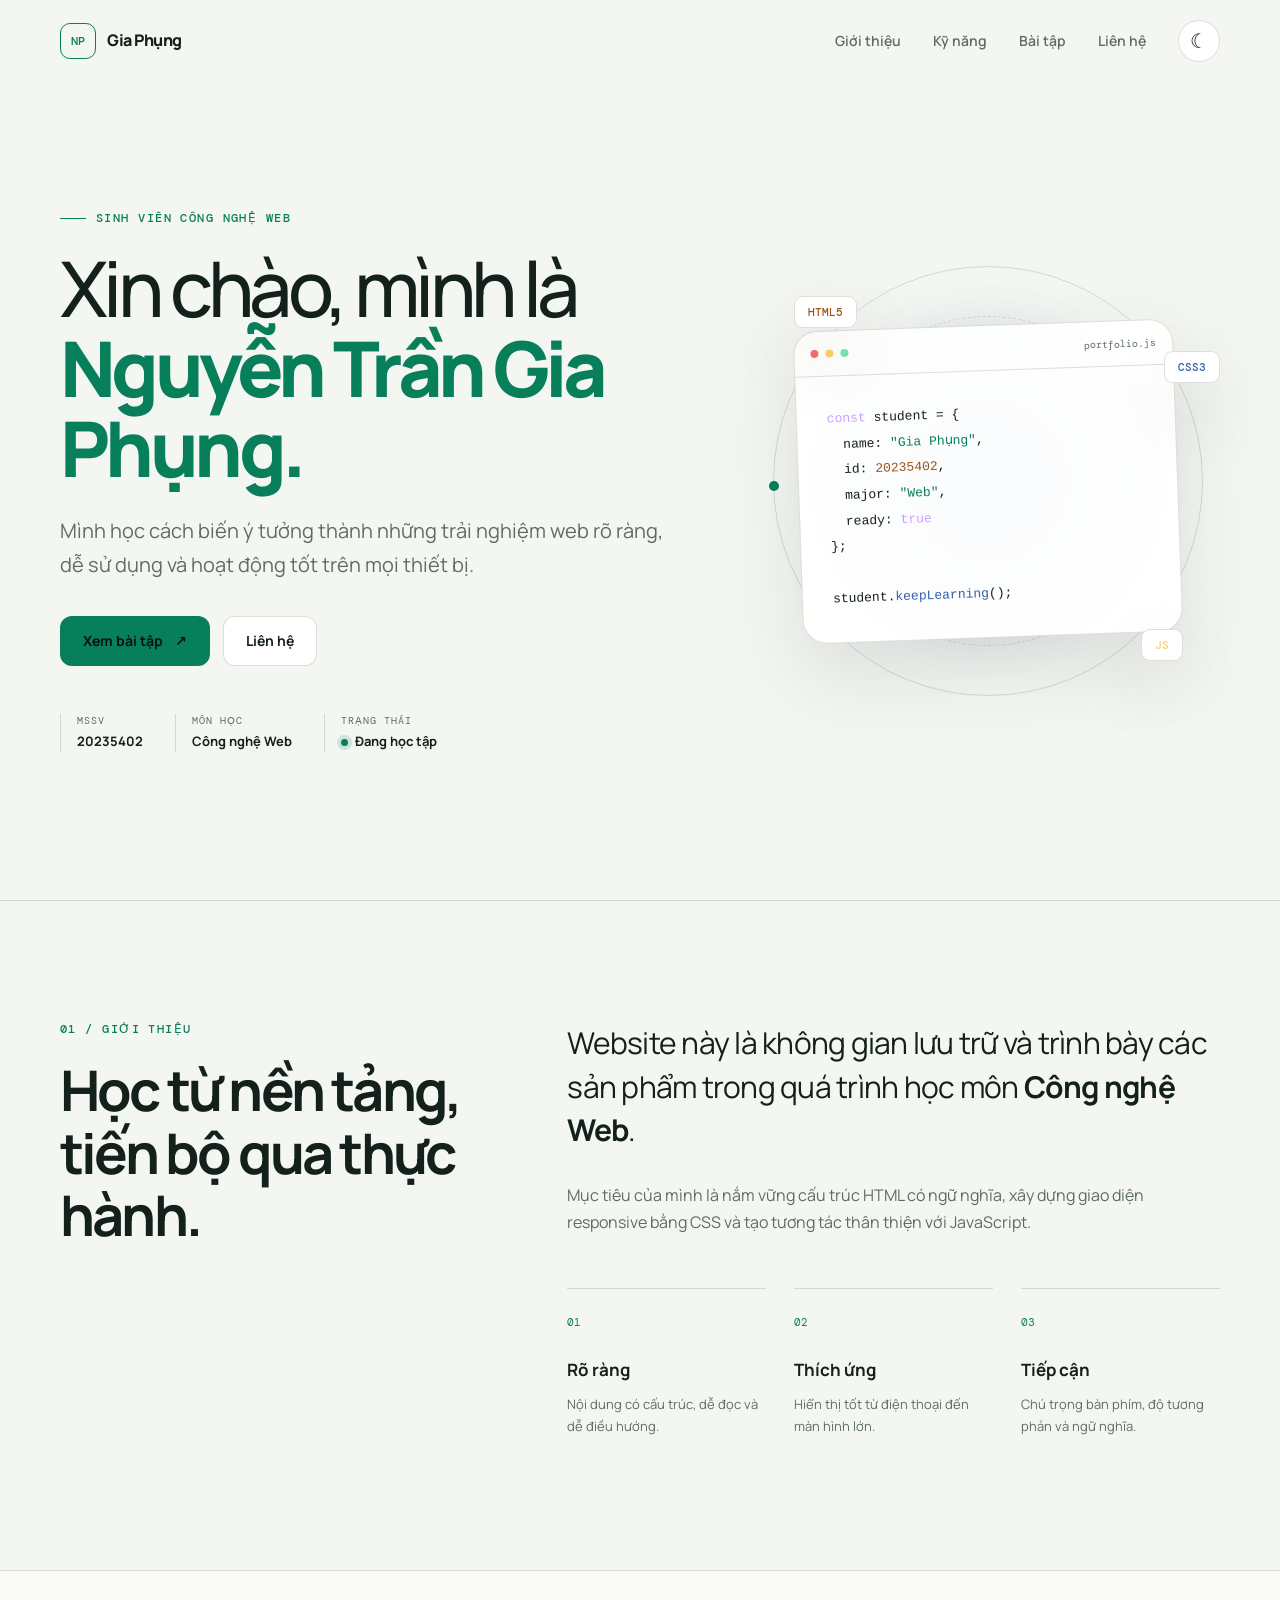
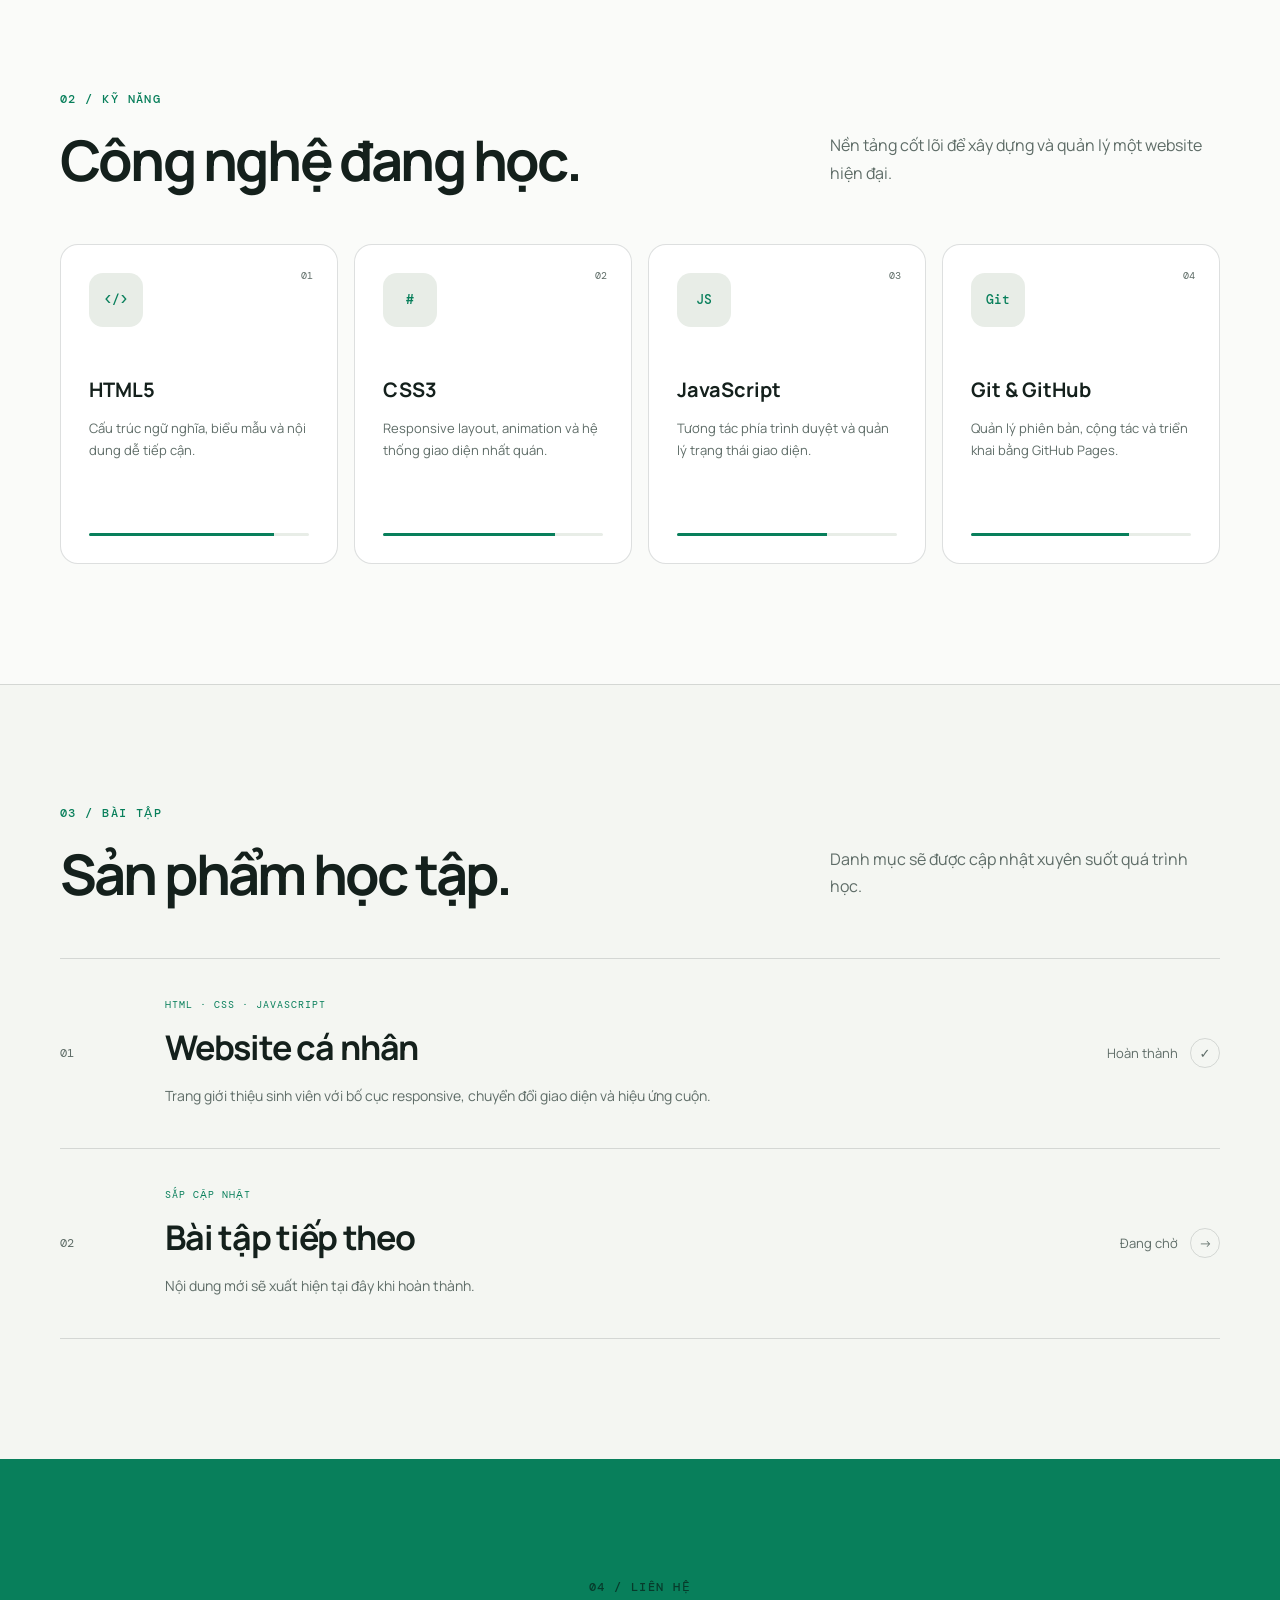
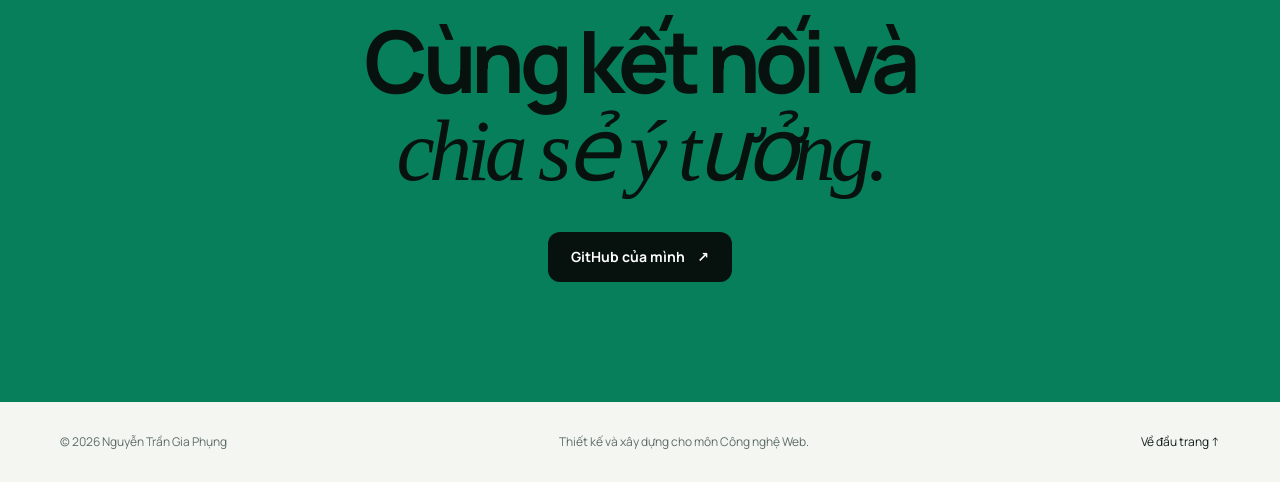
<file: index.html>
<!DOCTYPE html>
<html lang="vi" data-theme="light">
<head>
  <meta charset="UTF-8">
  <meta name="viewport" content="width=device-width, initial-scale=1.0">
  <meta name="description" content="Website bài tập môn Công nghệ Web của Nguyễn Trần Gia Phụng - MSSV 20235402.">
  <meta name="theme-color" content="#0b1220">
  <title>Nguyễn Trần Gia Phụng | Công nghệ Web</title>
  <link rel="stylesheet" href="css/style.css">
  <script src="js/script.js" defer></script>
</head>
<body>
  <a class="skip-link" href="#main-content">Đi đến nội dung chính</a>

  <header class="site-header" id="top">
    <div class="container nav-wrap">
      <a class="brand" href="#top" aria-label="Trang chủ">
        <span class="brand-mark" aria-hidden="true">NP</span>
        <span>Gia Phụng</span>
      </a>

      <button class="nav-toggle" type="button" aria-label="Mở menu" aria-expanded="false" aria-controls="primary-nav">
        <span></span><span></span><span></span>
      </button>

      <nav class="primary-nav" id="primary-nav" aria-label="Điều hướng chính">
        <a href="#about">Giới thiệu</a>
        <a href="#skills">Kỹ năng</a>
        <a href="#projects">Bài tập</a>
        <a href="#contact">Liên hệ</a>
      </nav>

      <button class="theme-toggle" type="button" aria-label="Chuyển giao diện sáng/tối" title="Chuyển giao diện">
        <span class="theme-icon" aria-hidden="true">☼</span>
      </button>
    </div>
  </header>

  <main id="main-content">
    <section class="hero" aria-labelledby="hero-title">
      <div class="container hero-grid">
        <div class="hero-copy reveal">
          <p class="eyebrow"><span></span> Sinh viên Công nghệ Web</p>
          <h1 id="hero-title">Xin chào, mình là<br><strong>Nguyễn Trần Gia Phụng.</strong></h1>
          <p class="hero-lead">Mình học cách biến ý tưởng thành những trải nghiệm web rõ ràng, dễ sử dụng và hoạt động tốt trên mọi thiết bị.</p>
          <div class="hero-actions">
            <a class="button button-primary" href="#projects">Xem bài tập <span aria-hidden="true">↗</span></a>
            <a class="button button-ghost" href="#contact">Liên hệ</a>
          </div>
          <dl class="hero-meta" aria-label="Thông tin sinh viên">
            <div><dt>MSSV</dt><dd>20235402</dd></div>
            <div><dt>Môn học</dt><dd>Công nghệ Web</dd></div>
            <div><dt>Trạng thái</dt><dd><span class="status-dot"></span>Đang học tập</dd></div>
          </dl>
        </div>

        <div class="hero-visual reveal" aria-hidden="true">
          <div class="orbit orbit-one"></div>
          <div class="orbit orbit-two"></div>
          <div class="code-card">
            <div class="code-top"><span></span><span></span><span></span><small>portfolio.js</small></div>
            <pre><code><span class="code-purple">const</span> student = {
  name: <span class="code-green">"Gia Phụng"</span>,
  id: <span class="code-orange">20235402</span>,
  major: <span class="code-green">"Web"</span>,
  ready: <span class="code-purple">true</span>
};

student.<span class="code-blue">keepLearning</span>();</code></pre>
          </div>
          <div class="floating-tag tag-html">HTML5</div>
          <div class="floating-tag tag-css">CSS3</div>
          <div class="floating-tag tag-js">JS</div>
        </div>
      </div>
    </section>

    <section class="section" id="about" aria-labelledby="about-title">
      <div class="container section-grid">
        <div class="section-heading reveal">
          <p class="section-index">01 / GIỚI THIỆU</p>
          <h2 id="about-title">Học từ nền tảng,<br>tiến bộ qua thực hành.</h2>
        </div>
        <div class="about-content reveal">
          <p class="large-copy">Website này là không gian lưu trữ và trình bày các sản phẩm trong quá trình học môn <strong>Công nghệ Web</strong>.</p>
          <p>Mục tiêu của mình là nắm vững cấu trúc HTML có ngữ nghĩa, xây dựng giao diện responsive bằng CSS và tạo tương tác thân thiện với JavaScript.</p>
          <div class="principles">
            <article><span>01</span><h3>Rõ ràng</h3><p>Nội dung có cấu trúc, dễ đọc và dễ điều hướng.</p></article>
            <article><span>02</span><h3>Thích ứng</h3><p>Hiển thị tốt từ điện thoại đến màn hình lớn.</p></article>
            <article><span>03</span><h3>Tiếp cận</h3><p>Chú trọng bàn phím, độ tương phản và ngữ nghĩa.</p></article>
          </div>
        </div>
      </div>
    </section>

    <section class="section skills-section" id="skills" aria-labelledby="skills-title">
      <div class="container">
        <div class="section-heading horizontal reveal">
          <div><p class="section-index">02 / KỸ NĂNG</p><h2 id="skills-title">Công nghệ đang học.</h2></div>
          <p>Nền tảng cốt lõi để xây dựng và quản lý một website hiện đại.</p>
        </div>
        <div class="skill-grid">
          <article class="skill-card reveal"><span class="skill-number">01</span><div class="skill-icon">&lt;/&gt;</div><h3>HTML5</h3><p>Cấu trúc ngữ nghĩa, biểu mẫu và nội dung dễ tiếp cận.</p><div class="skill-line"><span style="--level: 84%"></span></div></article>
          <article class="skill-card reveal"><span class="skill-number">02</span><div class="skill-icon">#</div><h3>CSS3</h3><p>Responsive layout, animation và hệ thống giao diện nhất quán.</p><div class="skill-line"><span style="--level: 78%"></span></div></article>
          <article class="skill-card reveal"><span class="skill-number">03</span><div class="skill-icon">JS</div><h3>JavaScript</h3><p>Tương tác phía trình duyệt và quản lý trạng thái giao diện.</p><div class="skill-line"><span style="--level: 68%"></span></div></article>
          <article class="skill-card reveal"><span class="skill-number">04</span><div class="skill-icon">Git</div><h3>Git & GitHub</h3><p>Quản lý phiên bản, cộng tác và triển khai bằng GitHub Pages.</p><div class="skill-line"><span style="--level: 72%"></span></div></article>
        </div>
      </div>
    </section>

    <section class="section" id="projects" aria-labelledby="projects-title">
      <div class="container">
        <div class="section-heading horizontal reveal">
          <div><p class="section-index">03 / BÀI TẬP</p><h2 id="projects-title">Sản phẩm học tập.</h2></div>
          <p>Danh mục sẽ được cập nhật xuyên suốt quá trình học.</p>
        </div>
        <div class="project-list">
          <article class="project-item reveal">
            <div class="project-number">01</div>
            <div class="project-main"><p class="project-tag">HTML · CSS · JAVASCRIPT</p><h3>Website cá nhân</h3><p>Trang giới thiệu sinh viên với bố cục responsive, chuyển đổi giao diện và hiệu ứng cuộn.</p></div>
            <div class="project-state">Hoàn thành <span aria-hidden="true">✓</span></div>
          </article>
          <article class="project-item muted reveal">
            <div class="project-number">02</div>
            <div class="project-main"><p class="project-tag">SẮP CẬP NHẬT</p><h3>Bài tập tiếp theo</h3><p>Nội dung mới sẽ xuất hiện tại đây khi hoàn thành.</p></div>
            <div class="project-state">Đang chờ <span aria-hidden="true">→</span></div>
          </article>
        </div>
      </div>
    </section>

    <section class="contact-section" id="contact" aria-labelledby="contact-title">
      <div class="container contact-inner reveal">
        <p class="section-index">04 / LIÊN HỆ</p>
        <h2 id="contact-title">Cùng kết nối và<br><em>chia sẻ ý tưởng.</em></h2>
        <a class="button button-light" href="https://github.com/nguyenphung25" target="_blank" rel="noopener noreferrer">GitHub của mình <span aria-hidden="true">↗</span></a>
      </div>
    </section>
  </main>

  <footer class="site-footer">
    <div class="container footer-inner">
      <p>© <span id="current-year">2026</span> Nguyễn Trần Gia Phụng</p>
      <p>Thiết kế và xây dựng cho môn Công nghệ Web.</p>
      <a href="#top">Về đầu trang ↑</a>
    </div>
  </footer>
</body>
</html>
</file>
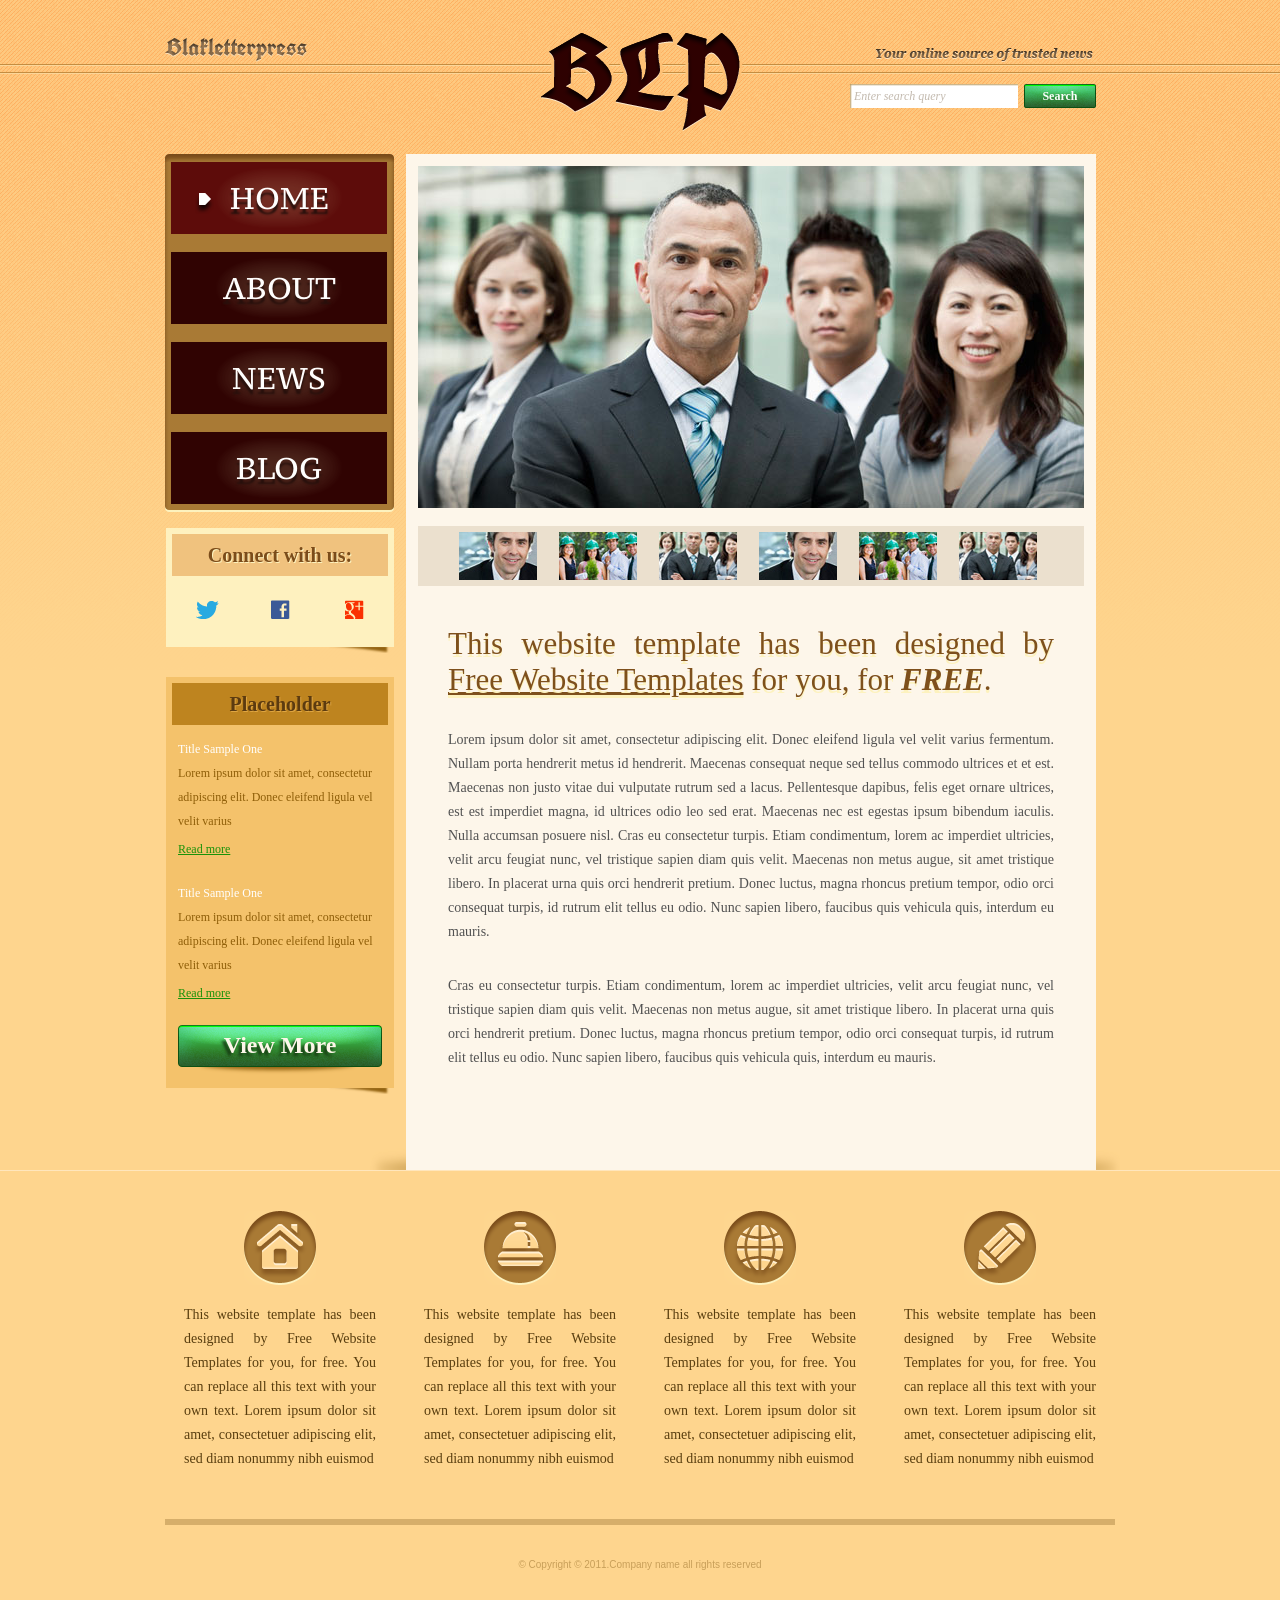
<file: assignment_02/index.html>
<!DOCTYPE html>
<!-- Website template by freewebsitetemplates.com -->
<html>
<head>
	<meta charset="UTF-8">
	<title>Blakletterpress Website Template</title>
	<link rel="stylesheet" href="css/style.css" type="text/css">
</head>
<body>
	<div id="page">
		<div id="header">
			<div id="motto">
				<a href="index.html" class="sitename"><img src="images/blakletterpress.png" height="24" width="142" alt="SiteName"></a>
				<p>
					<img src="images/header-text.png" height="14" width="218" alt="Text">
				</p>
			</div>
			<div id="logo">
				<a href="index.html"><img src="images/logo.png" alt="LOGO"></a>
			</div>
			<div id="searchbar">
				<form action="#" method="post">
					<input type="text" value="Enter search query" class="txtfield" onBlur="javascript:if(this.value==''){this.value=this.defaultValue;}" onFocus="javascript:if(this.value==this.defaultValue){this.value='';}">
					<input type="submit" value="Search" class="btn">
				</form>
			</div>
		</div>
		<div id="contents">
			<div id="main">
				<div id="gallery">
					<div>
						<img src="images/team-large.jpg" alt="Img">
					</div>
					<ul>
						<li>
							<img src="images/smiling.jpg" alt="Img">
						</li>
						<li>
							<img src="images/ecofriends.jpg" alt="Img">
						</li>
						<li>
							<img src="images/team.jpg" alt="Img">
						</li>
						<li>
							<img src="images/smiling.jpg" alt="Img">
						</li>
						<li>
							<img src="images/ecofriends.jpg" alt="Img">
						</li>
						<li>
							<img src="images/team.jpg" alt="Img">
						</li>
					</ul>
				</div>
				<div class="body">
					<h1>This website template has been designed by <a href="http://www.freewebsitetemplates.com/">Free Website Templates</a> for you, for <em>free</em>.</h1>
					<p>
						Lorem ipsum dolor sit amet, consectetur adipiscing elit. Donec eleifend ligula vel velit varius fermentum. Nullam porta hendrerit metus id hendrerit. Maecenas consequat neque sed tellus commodo ultrices et et est. Maecenas non justo vitae dui vulputate rutrum sed a lacus. Pellentesque dapibus, felis eget ornare ultrices, est est imperdiet magna, id ultrices odio leo sed erat. Maecenas nec est egestas ipsum bibendum iaculis. Nulla accumsan posuere nisl. Cras eu consectetur turpis. Etiam condimentum, lorem ac imperdiet ultricies, velit arcu feugiat nunc, vel tristique sapien diam quis velit. Maecenas non metus augue, sit amet tristique libero. In placerat urna quis orci hendrerit pretium. Donec luctus, magna rhoncus pretium tempor, odio orci consequat turpis, id rutrum elit tellus eu odio. Nunc sapien libero, faucibus quis vehicula quis, interdum eu mauris.
					</p>
					<p>
						Cras eu consectetur turpis. Etiam condimentum, lorem ac imperdiet ultricies, velit arcu feugiat nunc, vel tristique sapien diam quis velit. Maecenas non metus augue, sit amet tristique libero. In placerat urna quis orci hendrerit pretium. Donec luctus, magna rhoncus pretium tempor, odio orci consequat turpis, id rutrum elit tellus eu odio. Nunc sapien libero, faucibus quis vehicula quis, interdum eu mauris.
					</p>
				</div>
			</div>
			<div id="sidebar">
				<div id="navigation">
					<div>
						<ul>
							<li class="selected">
								<a href="index.html">Home</a>
							</li>
							<li>
								<a href="about.html">About</a>
							</li>
							<li>
								<a href="news.html">News</a>
							</li>
							<li>
								<a href="blog.html">Blog</a>
							</li>
						</ul>
					</div>
				</div>
				<div class="section">
					<div id="connect">
						<h2>Connect with us:</h2>
						<a href="http://freewebsitetemplates.com/go/twitter/" target="_blank" class="twitter"></a> <a href="http://freewebsitetemplates.com/go/facebook/" target="_blank" class="facebook"></a> <a href="http://freewebsitetemplates.com/go/googleplus/" target="_blank" class="googleplus"></a>
					</div>
				</div>
				<div class="section">
					<div id="posts">
						<h2>Placeholder</h2>
						<ul>
							<li>
								<h5>Title Sample One</h5>
								<p>
									Lorem ipsum dolor sit amet, consectetur adipiscing elit. Donec eleifend ligula vel velit varius
								</p>
								<a href="news.html" class="more">Read more</a>
							</li>
							<li>
								<h5>Title Sample One</h5>
								<p>
									Lorem ipsum dolor sit amet, consectetur adipiscing elit. Donec eleifend ligula vel velit varius
								</p>
								<a href="news.html" class="more">Read more</a>
							</li>
						</ul>
						<a href="news.html" class="btn2">View More</a>
					</div>
				</div>
			</div>
		</div>
		<div id="footer">
			<div>
				<ul id="featured">
					<li>
						<a href="index.html" class="home"></a>
						<p>
							This website template has been designed by Free Website Templates for you, for free. You can replace all this text with your own text. Lorem ipsum dolor sit amet, consectetuer adipiscing elit, sed diam nonummy nibh euismod
						</p>
					</li>
					<li>
						<a href="index.html" class="bell"></a>
						<p>
							This website template has been designed by Free Website Templates for you, for free. You can replace all this text with your own text. Lorem ipsum dolor sit amet, consectetuer adipiscing elit, sed diam nonummy nibh euismod
						</p>
					</li>
					<li>
						<a href="index.html" class="globe"></a>
						<p>
							This website template has been designed by Free Website Templates for you, for free. You can replace all this text with your own text. Lorem ipsum dolor sit amet, consectetuer adipiscing elit, sed diam nonummy nibh euismod
						</p>
					</li>
					<li>
						<a href="index.html" class="pencil"></a>
						<p>
							This website template has been designed by Free Website Templates for you, for free. You can replace all this text with your own text. Lorem ipsum dolor sit amet, consectetuer adipiscing elit, sed diam nonummy nibh euismod
						</p>
					</li>
				</ul>
				<p id="footnote">
					© Copyright © 2011.Company name all rights reserved
				</p>
			</div>
		</div>
	</div>
</body>
</html>
</file>
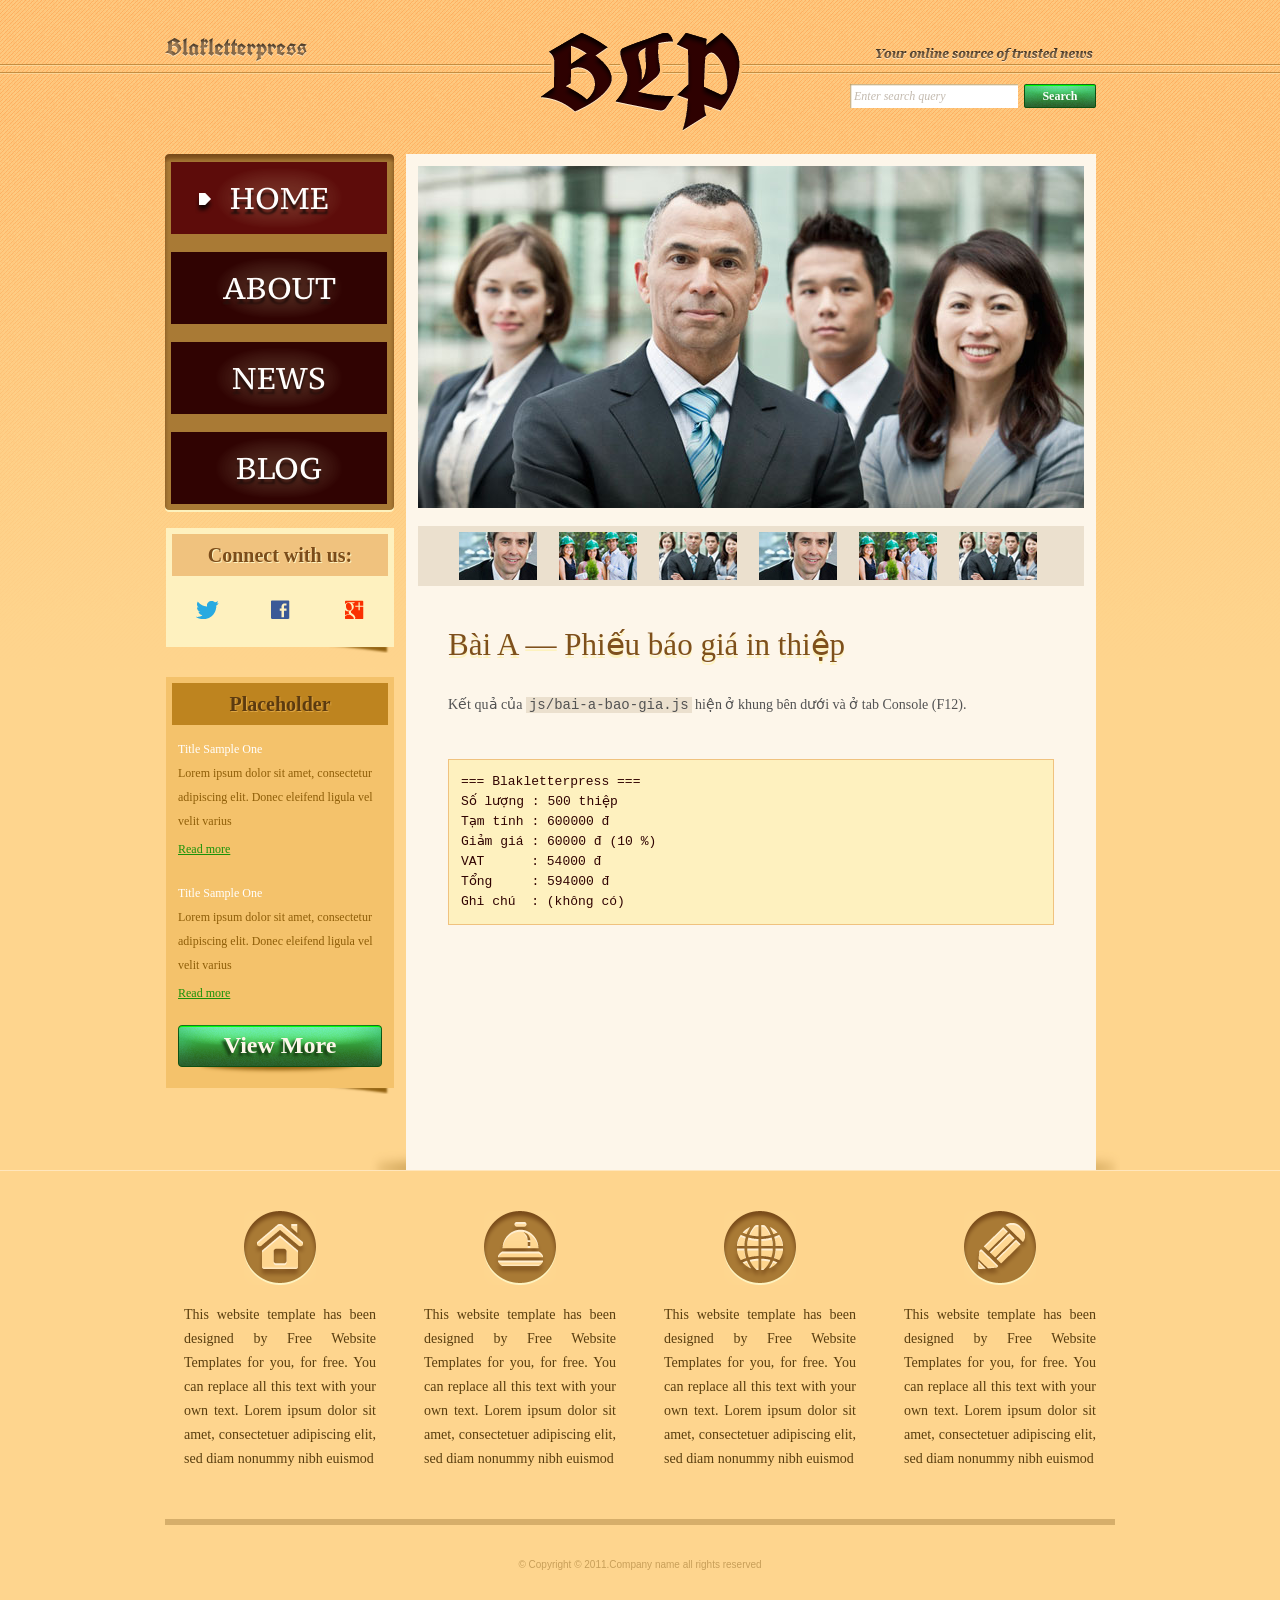
<file: assignment04/Bai tap 1 - JS phieu bao gia va xac nhan don in/index.html>
<!DOCTYPE html>
<!-- Website template by freewebsitetemplates.com -->
<html>
<head>
	<meta charset="UTF-8">
	<title>Bài A – Phiếu báo giá | Blakletterpress</title>
	<link rel="stylesheet" href="css/style.css" type="text/css">
	<link rel="stylesheet" href="css/bai-js.css" type="text/css">
</head>
<body>
	<div id="page">
		<div id="header">
			<div id="motto">
				<a href="index.html" class="sitename"><img src="images/blakletterpress.png" height="24" width="142" alt="SiteName"></a>
				<p>
					<img src="images/header-text.png" height="14" width="218" alt="Text">
				</p>
			</div>
			<div id="logo">
				<a href="index.html"><img src="images/logo.png" alt="LOGO"></a>
			</div>
			<div id="searchbar">
				<form action="#" method="post">
					<input type="text" value="Enter search query" class="txtfield" onBlur="javascript:if(this.value==''){this.value=this.defaultValue;}" onFocus="javascript:if(this.value==this.defaultValue){this.value='';}">
					<input type="submit" value="Search" class="btn">
				</form>
			</div>
		</div>
		<div id="contents">
			<div id="main">
				<div id="gallery">
					<div>
						<img src="images/team-large.jpg" alt="Img">
					</div>
					<ul>
						<li>
							<img src="images/smiling.jpg" alt="Img">
						</li>
						<li>
							<img src="images/ecofriends.jpg" alt="Img">
						</li>
						<li>
							<img src="images/team.jpg" alt="Img">
						</li>
						<li>
							<img src="images/smiling.jpg" alt="Img">
						</li>
						<li>
							<img src="images/ecofriends.jpg" alt="Img">
						</li>
						<li>
							<img src="images/team.jpg" alt="Img">
						</li>
					</ul>
				</div>
				<div class="body">
					<h1>Bài A — Phiếu báo giá in thiệp</h1>
					<p>
						Kết quả của <code>js/bai-a-bao-gia.js</code> hiện ở khung bên dưới và ở tab Console (F12).
					</p>
					<pre id="ket-qua"></pre>
				</div>
			</div>
			<div id="sidebar">
				<div id="navigation">
					<div>
						<ul>
							<li class="selected">
								<a href="index.html">Home</a>
							</li>
							<li>
								<a href="about.html">About</a>
							</li>
							<li>
								<a href="news.html">News</a>
							</li>
							<li>
								<a href="blog.html">Blog</a>
							</li>
						</ul>
					</div>
				</div>
				<div class="section">
					<div id="connect">
						<h2>Connect with us:</h2>
						<a href="http://freewebsitetemplates.com/go/twitter/" target="_blank" class="twitter"></a> <a href="http://freewebsitetemplates.com/go/facebook/" target="_blank" class="facebook"></a> <a href="http://freewebsitetemplates.com/go/googleplus/" target="_blank" class="googleplus"></a>
					</div>
				</div>
				<div class="section">
					<div id="posts">
						<h2>Placeholder</h2>
						<ul>
							<li>
								<h5>Title Sample One</h5>
								<p>
									Lorem ipsum dolor sit amet, consectetur adipiscing elit. Donec eleifend ligula vel velit varius
								</p>
								<a href="news.html" class="more">Read more</a>
							</li>
							<li>
								<h5>Title Sample One</h5>
								<p>
									Lorem ipsum dolor sit amet, consectetur adipiscing elit. Donec eleifend ligula vel velit varius
								</p>
								<a href="news.html" class="more">Read more</a>
							</li>
						</ul>
						<a href="news.html" class="btn2">View More</a>
					</div>
				</div>
			</div>
		</div>
		<div id="footer">
			<div>
				<ul id="featured">
					<li>
						<a href="index.html" class="home"></a>
						<p>
							This website template has been designed by Free Website Templates for you, for free. You can replace all this text with your own text. Lorem ipsum dolor sit amet, consectetuer adipiscing elit, sed diam nonummy nibh euismod
						</p>
					</li>
					<li>
						<a href="index.html" class="bell"></a>
						<p>
							This website template has been designed by Free Website Templates for you, for free. You can replace all this text with your own text. Lorem ipsum dolor sit amet, consectetuer adipiscing elit, sed diam nonummy nibh euismod
						</p>
					</li>
					<li>
						<a href="index.html" class="globe"></a>
						<p>
							This website template has been designed by Free Website Templates for you, for free. You can replace all this text with your own text. Lorem ipsum dolor sit amet, consectetuer adipiscing elit, sed diam nonummy nibh euismod
						</p>
					</li>
					<li>
						<a href="index.html" class="pencil"></a>
						<p>
							This website template has been designed by Free Website Templates for you, for free. You can replace all this text with your own text. Lorem ipsum dolor sit amet, consectetuer adipiscing elit, sed diam nonummy nibh euismod
						</p>
					</li>
				</ul>
				<p id="footnote">
					© Copyright © 2011.Company name all rights reserved
				</p>
			</div>
		</div>
	</div>
	<script src="js/ho-tro.js"></script>
	<script src="js/bai-a-bao-gia.js"></script>
</body>
</html>
</file>
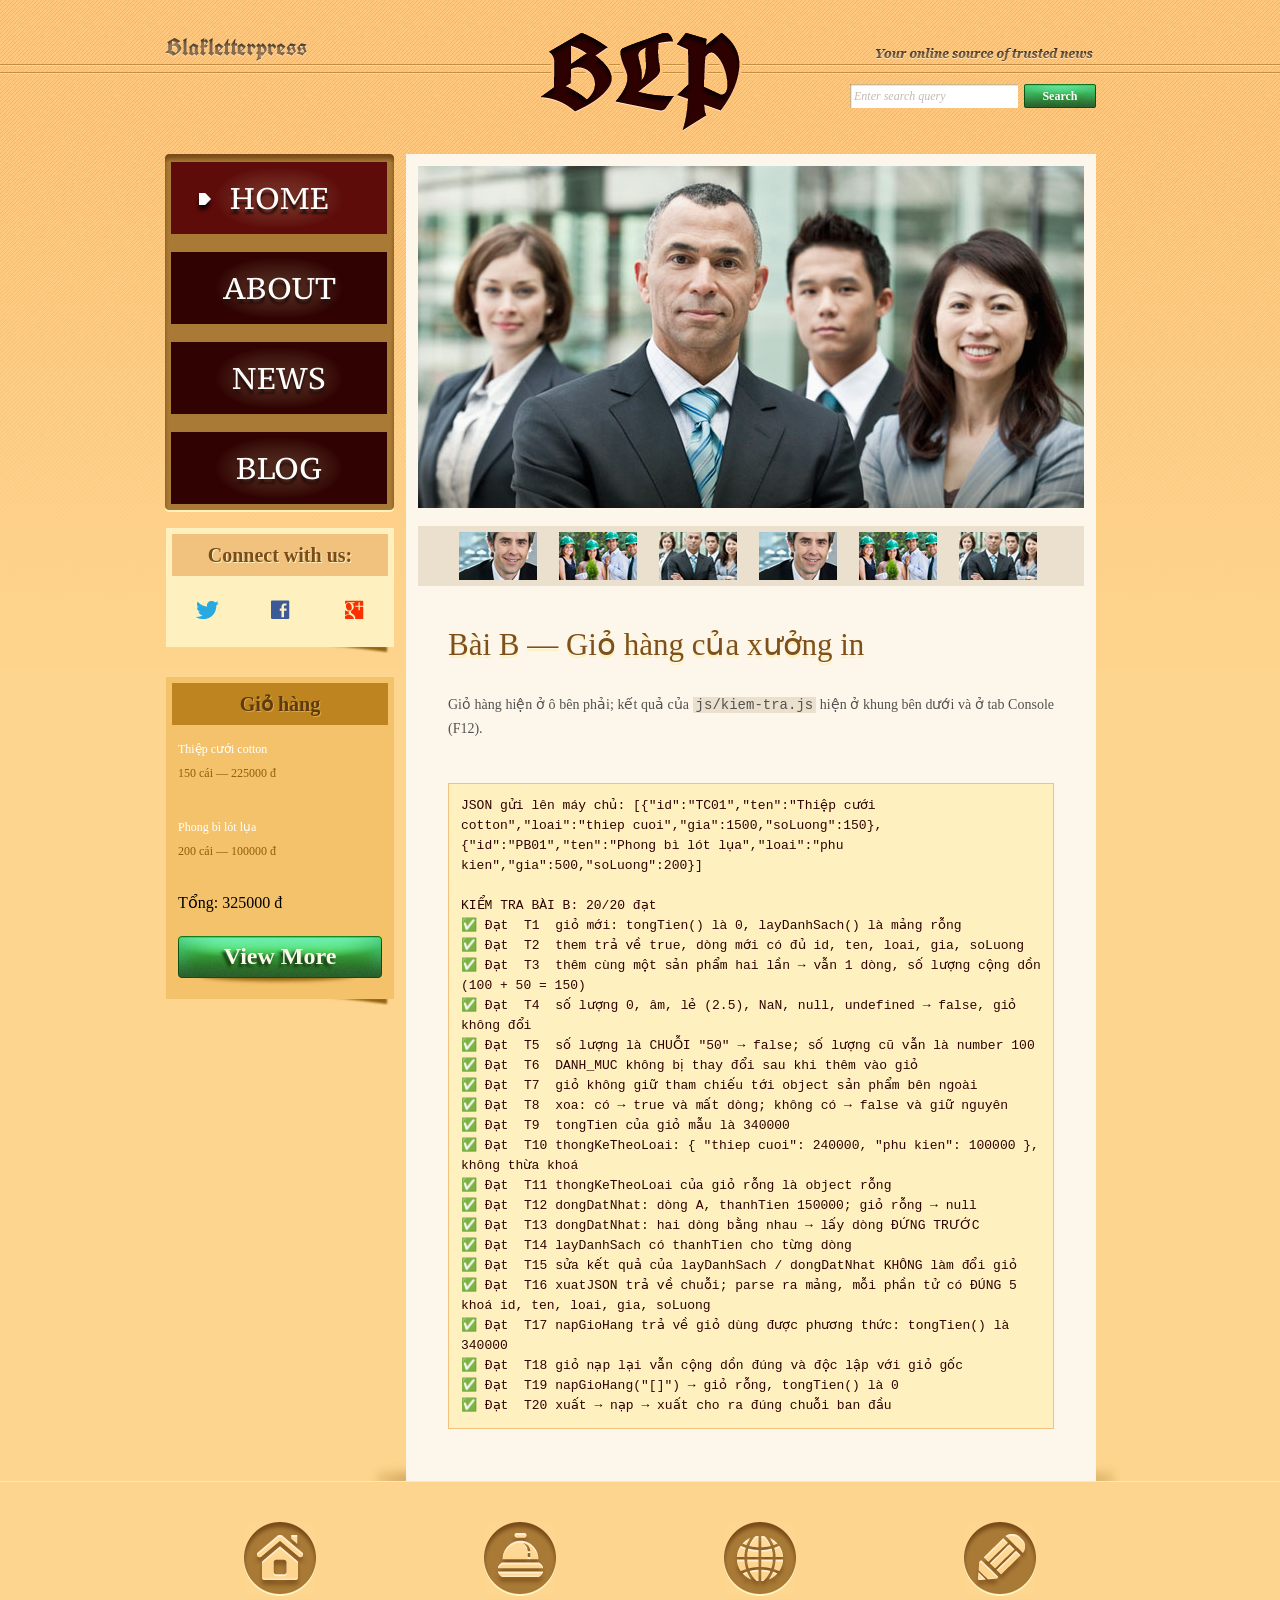
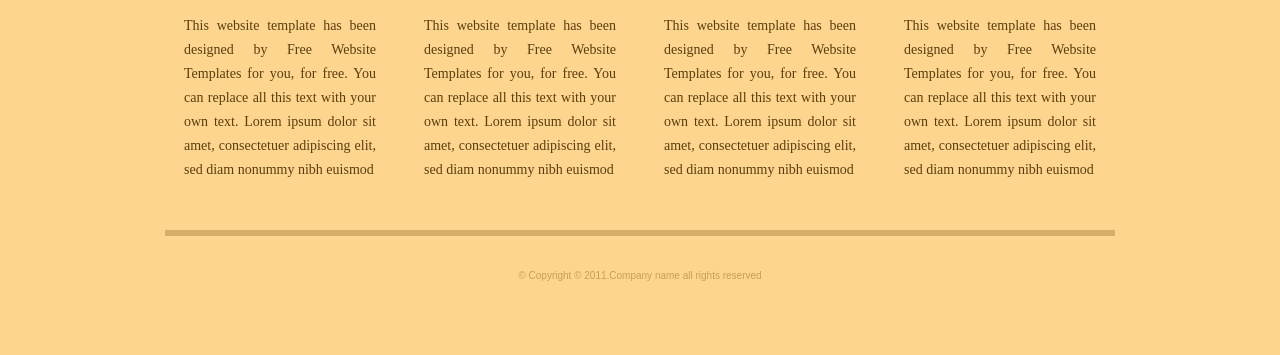
<file: assignment04/Bai tap 2 - JS tin tuc va gio hang/index.html>
<!DOCTYPE html>
<!-- Website template by freewebsitetemplates.com -->
<html>
<head>
	<meta charset="UTF-8">
	<title>Bài B – Giỏ hàng | Blakletterpress</title>
	<link rel="stylesheet" href="css/style.css" type="text/css">
	<link rel="stylesheet" href="css/bai-js.css" type="text/css">
</head>
<body>
	<div id="page">
		<div id="header">
			<div id="motto">
				<a href="index.html" class="sitename"><img src="images/blakletterpress.png" height="24" width="142" alt="SiteName"></a>
				<p>
					<img src="images/header-text.png" height="14" width="218" alt="Text">
				</p>
			</div>
			<div id="logo">
				<a href="index.html"><img src="images/logo.png" alt="LOGO"></a>
			</div>
			<div id="searchbar">
				<form action="#" method="post">
					<input type="text" value="Enter search query" class="txtfield" onBlur="javascript:if(this.value==''){this.value=this.defaultValue;}" onFocus="javascript:if(this.value==this.defaultValue){this.value='';}">
					<input type="submit" value="Search" class="btn">
				</form>
			</div>
		</div>
		<div id="contents">
			<div id="main">
				<div id="gallery">
					<div>
						<img src="images/team-large.jpg" alt="Img">
					</div>
					<ul>
						<li>
							<img src="images/smiling.jpg" alt="Img">
						</li>
						<li>
							<img src="images/ecofriends.jpg" alt="Img">
						</li>
						<li>
							<img src="images/team.jpg" alt="Img">
						</li>
						<li>
							<img src="images/smiling.jpg" alt="Img">
						</li>
						<li>
							<img src="images/ecofriends.jpg" alt="Img">
						</li>
						<li>
							<img src="images/team.jpg" alt="Img">
						</li>
					</ul>
				</div>
				<div class="body">
					<h1>Bài B — Giỏ hàng của xưởng in</h1>
					<p>
						Giỏ hàng hiện ở ô bên phải; kết quả của <code>js/kiem-tra.js</code> hiện ở khung bên dưới và ở tab Console (F12).
					</p>
					<pre id="ket-qua"></pre>
				</div>
			</div>
			<div id="sidebar">
				<div id="navigation">
					<div>
						<ul>
							<li class="selected">
								<a href="index.html">Home</a>
							</li>
							<li>
								<a href="about.html">About</a>
							</li>
							<li>
								<a href="news.html">News</a>
							</li>
							<li>
								<a href="blog.html">Blog</a>
							</li>
						</ul>
					</div>
				</div>
				<div class="section">
					<div id="connect">
						<h2>Connect with us:</h2>
						<a href="http://freewebsitetemplates.com/go/twitter/" target="_blank" class="twitter"></a> <a href="http://freewebsitetemplates.com/go/facebook/" target="_blank" class="facebook"></a> <a href="http://freewebsitetemplates.com/go/googleplus/" target="_blank" class="googleplus"></a>
					</div>
				</div>
				<div class="section">
					<div id="posts">
						<h2>Giỏ hàng</h2>
						<ul id="gio-hang">
							<li>
								<h5>Title Sample One</h5>
								<p>
									Lorem ipsum dolor sit amet, consectetur adipiscing elit. Donec eleifend ligula vel velit varius
								</p>
								<a href="news.html" class="more">Read more</a>
							</li>
							<li>
								<h5>Title Sample One</h5>
								<p>
									Lorem ipsum dolor sit amet, consectetur adipiscing elit. Donec eleifend ligula vel velit varius
								</p>
								<a href="news.html" class="more">Read more</a>
							</li>
						</ul>
						<a href="news.html" class="btn2">View More</a>
					</div>
				</div>
			</div>
		</div>
		<div id="footer">
			<div>
				<ul id="featured">
					<li>
						<a href="index.html" class="home"></a>
						<p>
							This website template has been designed by Free Website Templates for you, for free. You can replace all this text with your own text. Lorem ipsum dolor sit amet, consectetuer adipiscing elit, sed diam nonummy nibh euismod
						</p>
					</li>
					<li>
						<a href="index.html" class="bell"></a>
						<p>
							This website template has been designed by Free Website Templates for you, for free. You can replace all this text with your own text. Lorem ipsum dolor sit amet, consectetuer adipiscing elit, sed diam nonummy nibh euismod
						</p>
					</li>
					<li>
						<a href="index.html" class="globe"></a>
						<p>
							This website template has been designed by Free Website Templates for you, for free. You can replace all this text with your own text. Lorem ipsum dolor sit amet, consectetuer adipiscing elit, sed diam nonummy nibh euismod
						</p>
					</li>
					<li>
						<a href="index.html" class="pencil"></a>
						<p>
							This website template has been designed by Free Website Templates for you, for free. You can replace all this text with your own text. Lorem ipsum dolor sit amet, consectetuer adipiscing elit, sed diam nonummy nibh euismod
						</p>
					</li>
				</ul>
				<p id="footnote">
					© Copyright © 2011.Company name all rights reserved
				</p>
			</div>
		</div>
	</div>
	<script src="js/ho-tro.js"></script>
	<script src="js/bai-b-gio-hang.js"></script>
	<script src="js/kiem-tra.js"></script>
</body>
</html>
</file>
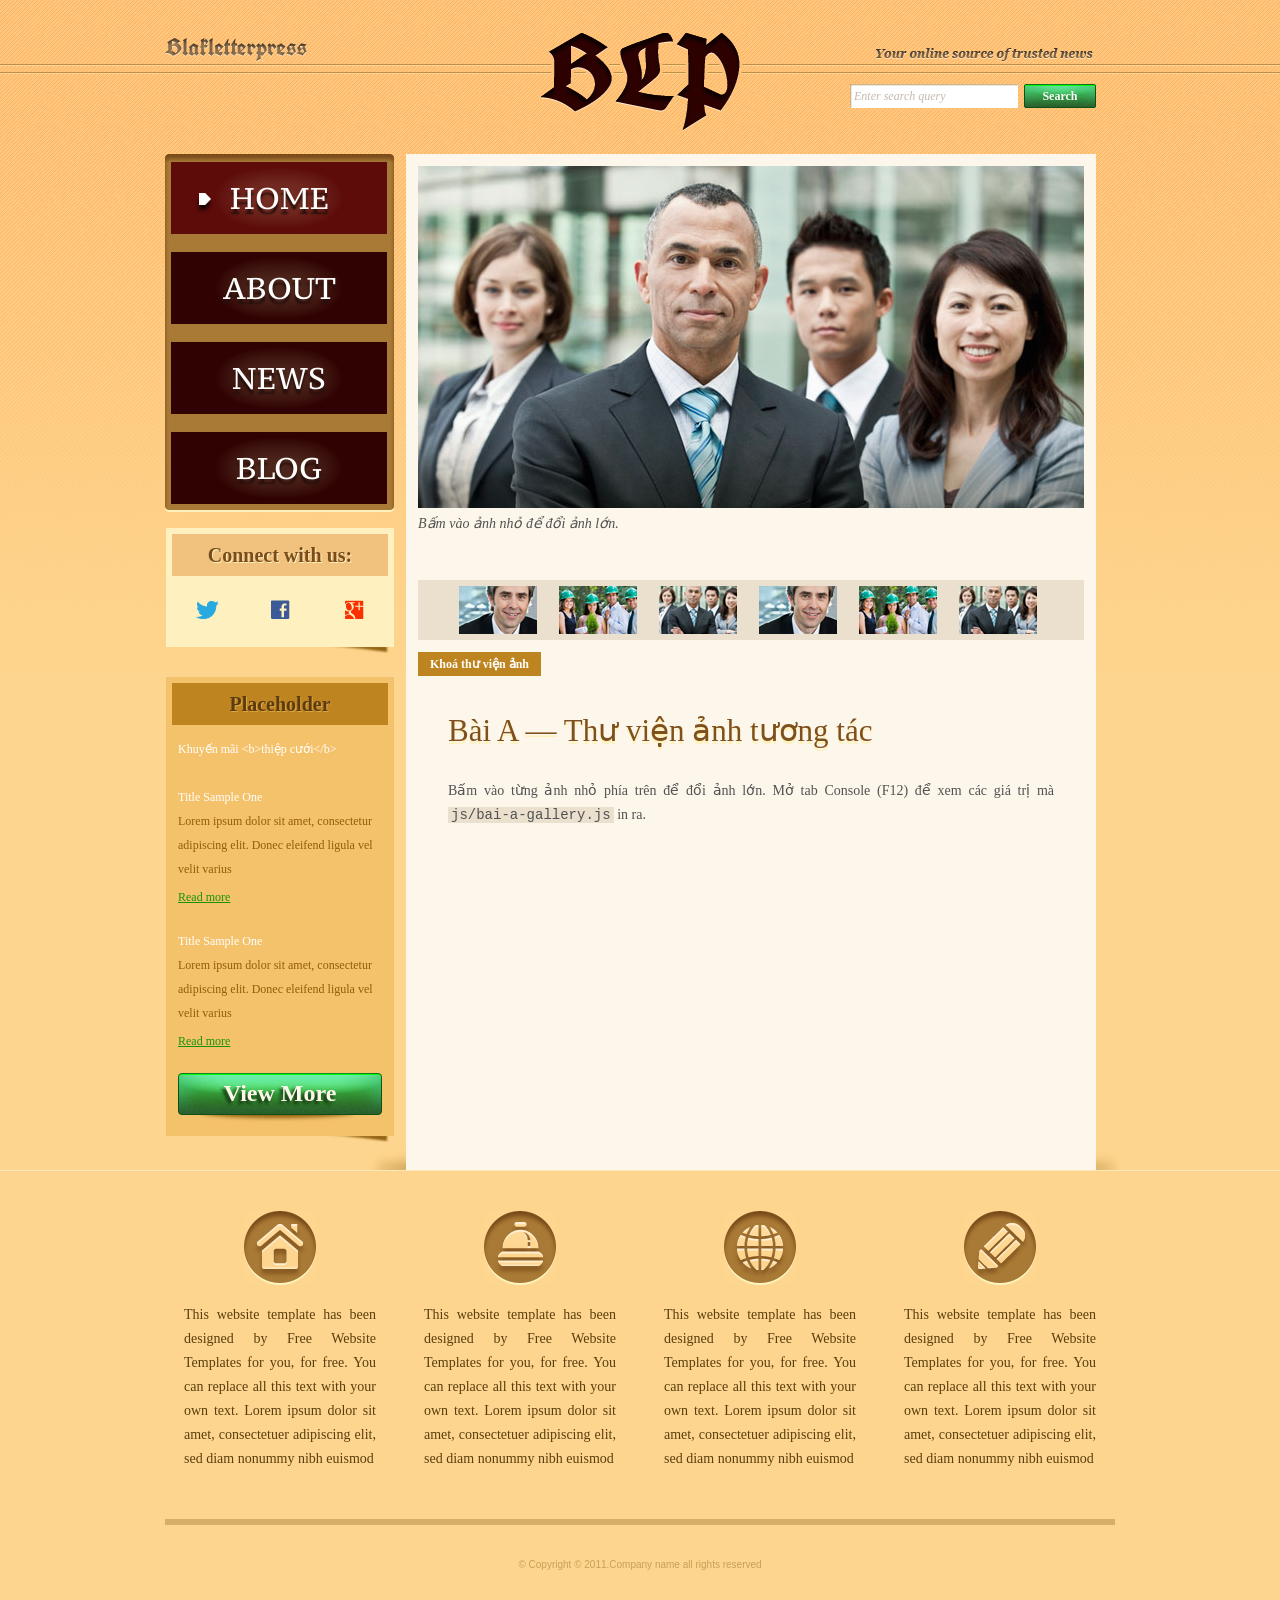
<file: assignment04/Bai tap 3 - JS thu vien anh va tin nhanh/index.html>
<!DOCTYPE html>
<!-- Website template by freewebsitetemplates.com -->
<html>
<head>
	<meta charset="UTF-8">
	<title>Bài A – Thư viện ảnh | Blakletterpress</title>
	<link rel="stylesheet" href="css/style.css" type="text/css">
	<link rel="stylesheet" href="css/bai-js.css" type="text/css">
</head>
<body>
	<div id="page">
		<div id="header">
			<div id="motto">
				<a href="index.html" class="sitename"><img src="images/blakletterpress.png" height="24" width="142" alt="SiteName"></a>
				<p>
					<img src="images/header-text.png" height="14" width="218" alt="Text">
				</p>
			</div>
			<div id="logo">
				<a href="index.html"><img src="images/logo.png" alt="LOGO"></a>
			</div>
			<div id="searchbar">
				<form action="#" method="post">
					<input type="text" id="o-tim-kiem" value="Enter search query" class="txtfield">
					<input type="submit" value="Search" class="btn">
				</form>
			</div>
		</div>
		<div id="contents">
			<div id="main">
				<div id="gallery">
					<div>
						<img src="images/team-large.jpg" alt="Img">
					</div>
					<ul>
						<li>
							<img src="images/smiling.jpg" alt="meeting">
						</li>
						<li>
							<img src="images/ecofriends.jpg" alt="team-large">
						</li>
						<li>
							<img src="images/team.jpg" alt="team-large">
						</li>
						<li>
							<img src="images/smiling.jpg" alt="meeting">
						</li>
						<li>
							<img src="images/ecofriends.jpg" alt="team-large">
						</li>
						<li>
							<img src="images/team.jpg" alt="team-large">
						</li>
					</ul>
					<button type="button" id="nut-khoa">Khoá thư viện ảnh</button>
				</div>
				<div class="body">
					<h1>Bài A — Thư viện ảnh tương tác</h1>
					<p>
						Bấm vào từng ảnh nhỏ phía trên để đổi ảnh lớn. Mở tab Console (F12) để xem các giá trị mà <code>js/bai-a-gallery.js</code> in ra.
					</p>
				</div>
			</div>
			<div id="sidebar">
				<div id="navigation">
					<div>
						<ul>
							<li class="selected">
								<a href="index.html">Home</a>
							</li>
							<li>
								<a href="about.html">About</a>
							</li>
							<li>
								<a href="news.html">News</a>
							</li>
							<li>
								<a href="blog.html">Blog</a>
							</li>
						</ul>
					</div>
				</div>
				<div class="section">
					<div id="connect">
						<h2>Connect with us:</h2>
						<a href="http://freewebsitetemplates.com/go/twitter/" target="_blank" class="twitter"></a> <a href="http://freewebsitetemplates.com/go/facebook/" target="_blank" class="facebook"></a> <a href="http://freewebsitetemplates.com/go/googleplus/" target="_blank" class="googleplus"></a>
					</div>
				</div>
				<div class="section">
					<div id="posts">
						<h2>Placeholder</h2>
						<ul>
							<li>
								<h5>Title Sample One</h5>
								<p>
									Lorem ipsum dolor sit amet, consectetur adipiscing elit. Donec eleifend ligula vel velit varius
								</p>
								<a href="news.html" class="more">Read more</a>
							</li>
							<li>
								<h5>Title Sample One</h5>
								<p>
									Lorem ipsum dolor sit amet, consectetur adipiscing elit. Donec eleifend ligula vel velit varius
								</p>
								<a href="news.html" class="more">Read more</a>
							</li>
						</ul>
						<a href="news.html" class="btn2">View More</a>
					</div>
				</div>
			</div>
		</div>
		<div id="footer">
			<div>
				<ul id="featured">
					<li>
						<a href="index.html" class="home"></a>
						<p>
							This website template has been designed by Free Website Templates for you, for free. You can replace all this text with your own text. Lorem ipsum dolor sit amet, consectetuer adipiscing elit, sed diam nonummy nibh euismod
						</p>
					</li>
					<li>
						<a href="index.html" class="bell"></a>
						<p>
							This website template has been designed by Free Website Templates for you, for free. You can replace all this text with your own text. Lorem ipsum dolor sit amet, consectetuer adipiscing elit, sed diam nonummy nibh euismod
						</p>
					</li>
					<li>
						<a href="index.html" class="globe"></a>
						<p>
							This website template has been designed by Free Website Templates for you, for free. You can replace all this text with your own text. Lorem ipsum dolor sit amet, consectetuer adipiscing elit, sed diam nonummy nibh euismod
						</p>
					</li>
					<li>
						<a href="index.html" class="pencil"></a>
						<p>
							This website template has been designed by Free Website Templates for you, for free. You can replace all this text with your own text. Lorem ipsum dolor sit amet, consectetuer adipiscing elit, sed diam nonummy nibh euismod
						</p>
					</li>
				</ul>
				<p id="footnote">
					© Copyright © 2011.Company name all rights reserved
				</p>
			</div>
		</div>
	</div>
	<script src="js/bai-a-gallery.js"></script>
</body>
</html>
</file>
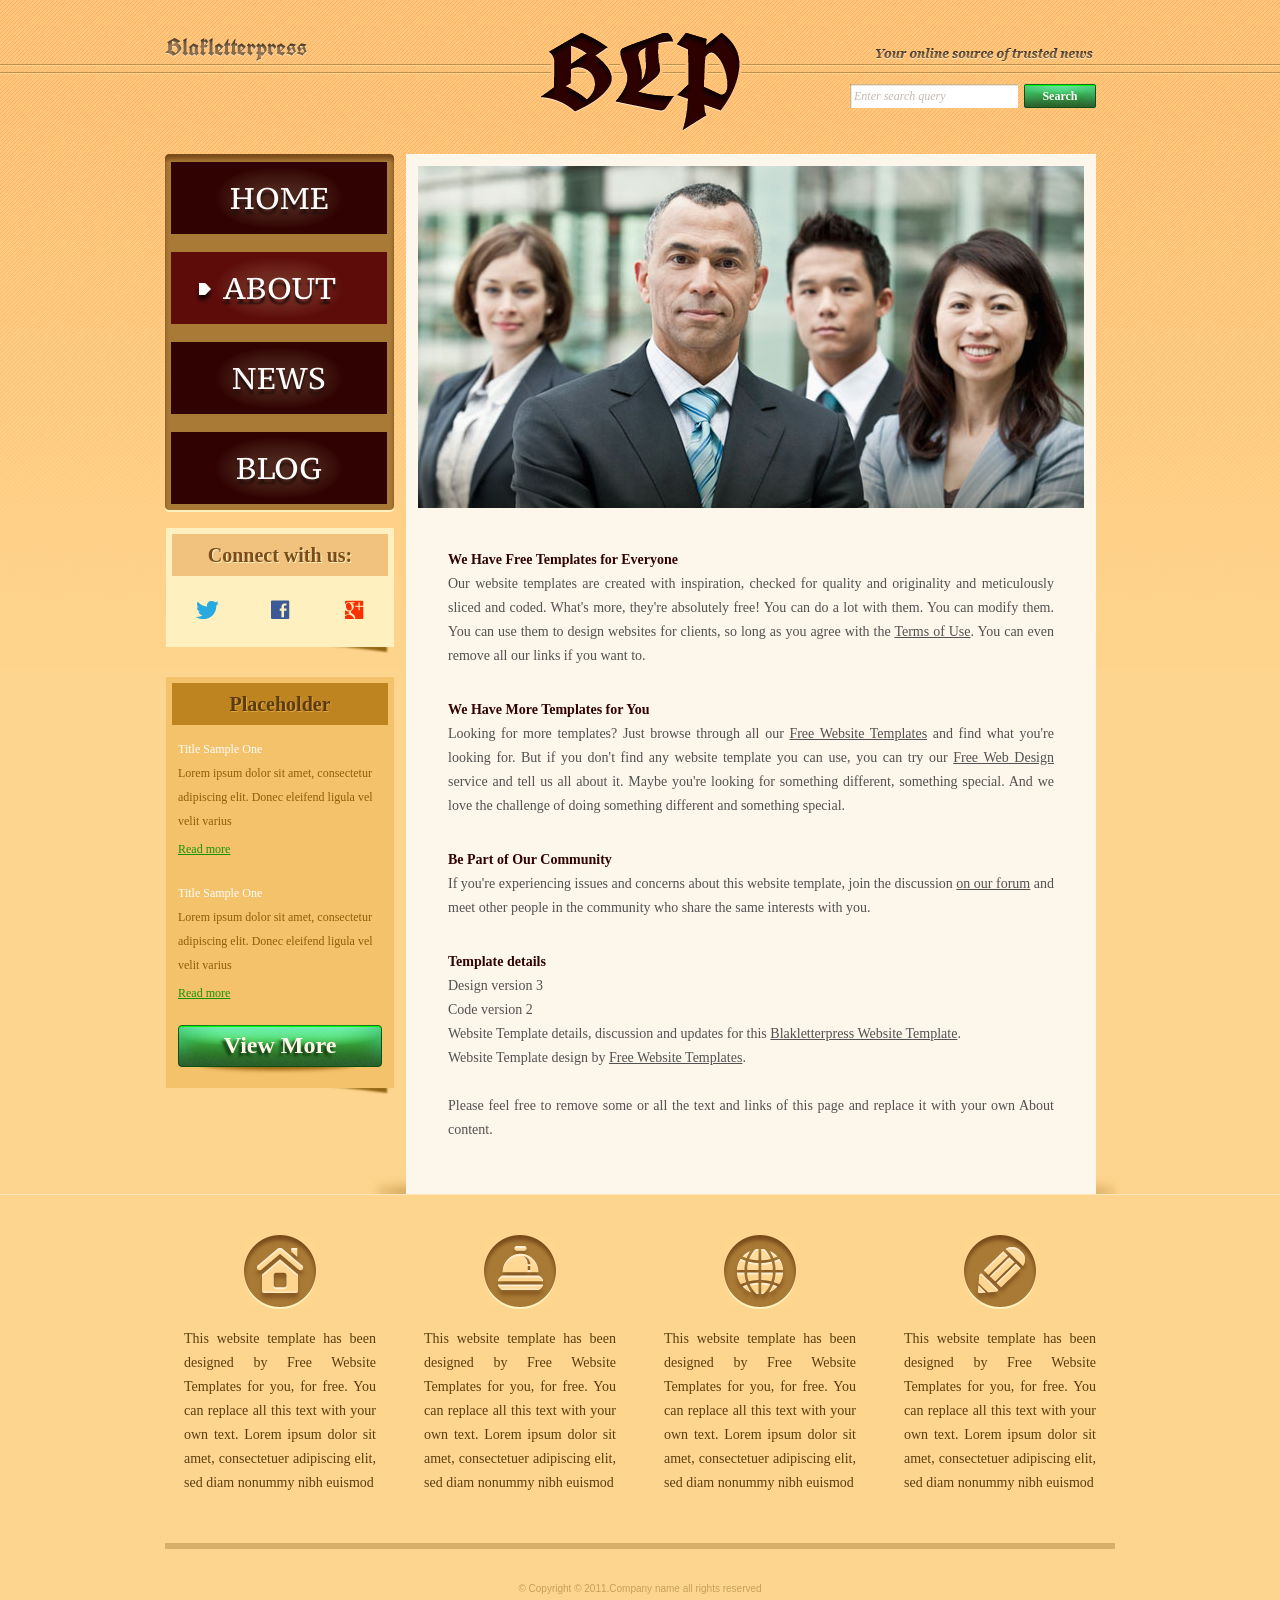
<file: assignment_02/about.html>
<!DOCTYPE html>
<!-- Website template by freewebsitetemplates.com -->
<html>
<head>
	<meta charset="UTF-8">
	<title>About - Blakletterpress Website Template</title>
	<link rel="stylesheet" href="css/style.css" type="text/css">
</head>
<body>
	<div id="page">
		<div id="header">
			<div id="motto">
				<a href="index.html" class="sitename"><img src="images/blakletterpress.png" height="24" width="142" alt="SiteName"></a>
				<p>
					<img src="images/header-text.png" height="14" width="218" alt="Text">
				</p>
			</div>
			<div id="logo">
				<a href="index.html"><img src="images/logo.png" alt="LOGO"></a>
			</div>
			<div id="searchbar">
				<form action="#" method="post">
					<input type="text" value="Enter search query" class="txtfield" onBlur="javascript:if(this.value==''){this.value=this.defaultValue;}" onFocus="javascript:if(this.value==this.defaultValue){this.value='';}">
					<input type="submit" value="Search" class="btn">
				</form>
			</div>
		</div>
		<div id="contents">
			<div id="main">
				<div id="gallery">
					<div>
						<img src="images/team-large.jpg" alt="Img">
					</div>
				</div>
				<div id="about" class="body">
					<h4>We Have Free Templates for Everyone</h4>
					<p>
						Our website templates are created with inspiration, checked for quality and originality and meticulously sliced and coded. What's more, they're absolutely free! You can do a lot with them. You can modify them. You can use them to design websites for clients, so long as you agree with the <a href="http://www.freewebsitetemplates.com/about/terms/">Terms of Use</a>. You can even remove all our links if you want to.
					</p>
					<h4>We Have More Templates for You</h4>
					<p>
						Looking for more templates? Just browse through all our <a href="http://www.freewebsitetemplates.com/">Free Website Templates</a> and find what you're looking for. But if you don't find any website template you can use, you can try our <a href="http://www.freewebsitetemplates.com/freewebdesign/">Free Web Design</a> service and tell us all about it. Maybe you're looking for something different, something special. And we love the challenge of doing something different and something special.
					</p>
					<h4>Be Part of Our Community</h4>
					<p>
						If you're experiencing issues and concerns about this website template, join the discussion <a href="http://www.freewebsitetemplates.com/forums/">on our forum</a> and meet other people in the community who share the same interests with you.
					</p>
					<h4>Template details</h4>
					<p>
						Design version 3<br> Code version 2<br> Website Template details, discussion and updates for this <a href="http://www.freewebsitetemplates.com/forums/f18/">Blakletterpress Website Template</a>.<br> Website Template design by <a href="http://www.freewebsitetemplates.com/">Free Website Templates</a>.<br><br> Please feel free to remove some or all the text and links of this page and replace it with your own About content.
					</p>
				</div>
			</div>
			<div id="sidebar">
				<div id="navigation">
					<div>
						<ul>
							<li>
								<a href="index.html">Home</a>
							</li>
							<li class="selected">
								<a href="about.html">About</a>
							</li>
							<li>
								<a href="news.html">News</a>
							</li>
							<li>
								<a href="blog.html">Blog</a>
							</li>
						</ul>
					</div>
				</div>
				<div class="section">
					<div id="connect">
						<h2>Connect with us:</h2>
						<a href="http://freewebsitetemplates.com/go/twitter/" target="_blank" class="twitter"></a> <a href="http://freewebsitetemplates.com/go/facebook/" target="_blank" class="facebook"></a> <a href="http://freewebsitetemplates.com/go/googleplus/" target="_blank" class="googleplus"></a>
					</div>
				</div>
				<div class="section">
					<div id="posts">
						<h2>Placeholder</h2>
						<ul>
							<li>
								<h5>Title Sample One</h5>
								<p>
									Lorem ipsum dolor sit amet, consectetur adipiscing elit. Donec eleifend ligula vel velit varius
								</p>
								<a href="news.html" class="more">Read more</a>
							</li>
							<li>
								<h5>Title Sample One</h5>
								<p>
									Lorem ipsum dolor sit amet, consectetur adipiscing elit. Donec eleifend ligula vel velit varius
								</p>
								<a href="news.html" class="more">Read more</a>
							</li>
						</ul>
						<a href="news.html" class="btn2">View More</a>
					</div>
				</div>
			</div>
		</div>
		<div id="footer">
			<div>
				<ul id="featured">
					<li>
						<a href="index.html" class="home"></a>
						<p>
							This website template has been designed by Free Website Templates for you, for free. You can replace all this text with your own text. Lorem ipsum dolor sit amet, consectetuer adipiscing elit, sed diam nonummy nibh euismod
						</p>
					</li>
					<li>
						<a href="index.html" class="bell"></a>
						<p>
							This website template has been designed by Free Website Templates for you, for free. You can replace all this text with your own text. Lorem ipsum dolor sit amet, consectetuer adipiscing elit, sed diam nonummy nibh euismod
						</p>
					</li>
					<li>
						<a href="index.html" class="globe"></a>
						<p>
							This website template has been designed by Free Website Templates for you, for free. You can replace all this text with your own text. Lorem ipsum dolor sit amet, consectetuer adipiscing elit, sed diam nonummy nibh euismod
						</p>
					</li>
					<li>
						<a href="index.html" class="pencil"></a>
						<p>
							This website template has been designed by Free Website Templates for you, for free. You can replace all this text with your own text. Lorem ipsum dolor sit amet, consectetuer adipiscing elit, sed diam nonummy nibh euismod
						</p>
					</li>
					</li>
				</ul>
				<p id="footnote">
					© Copyright © 2011.Company name all rights reserved
				</p>
			</div>
		</div>
	</div>
</body>
</html>
</file>
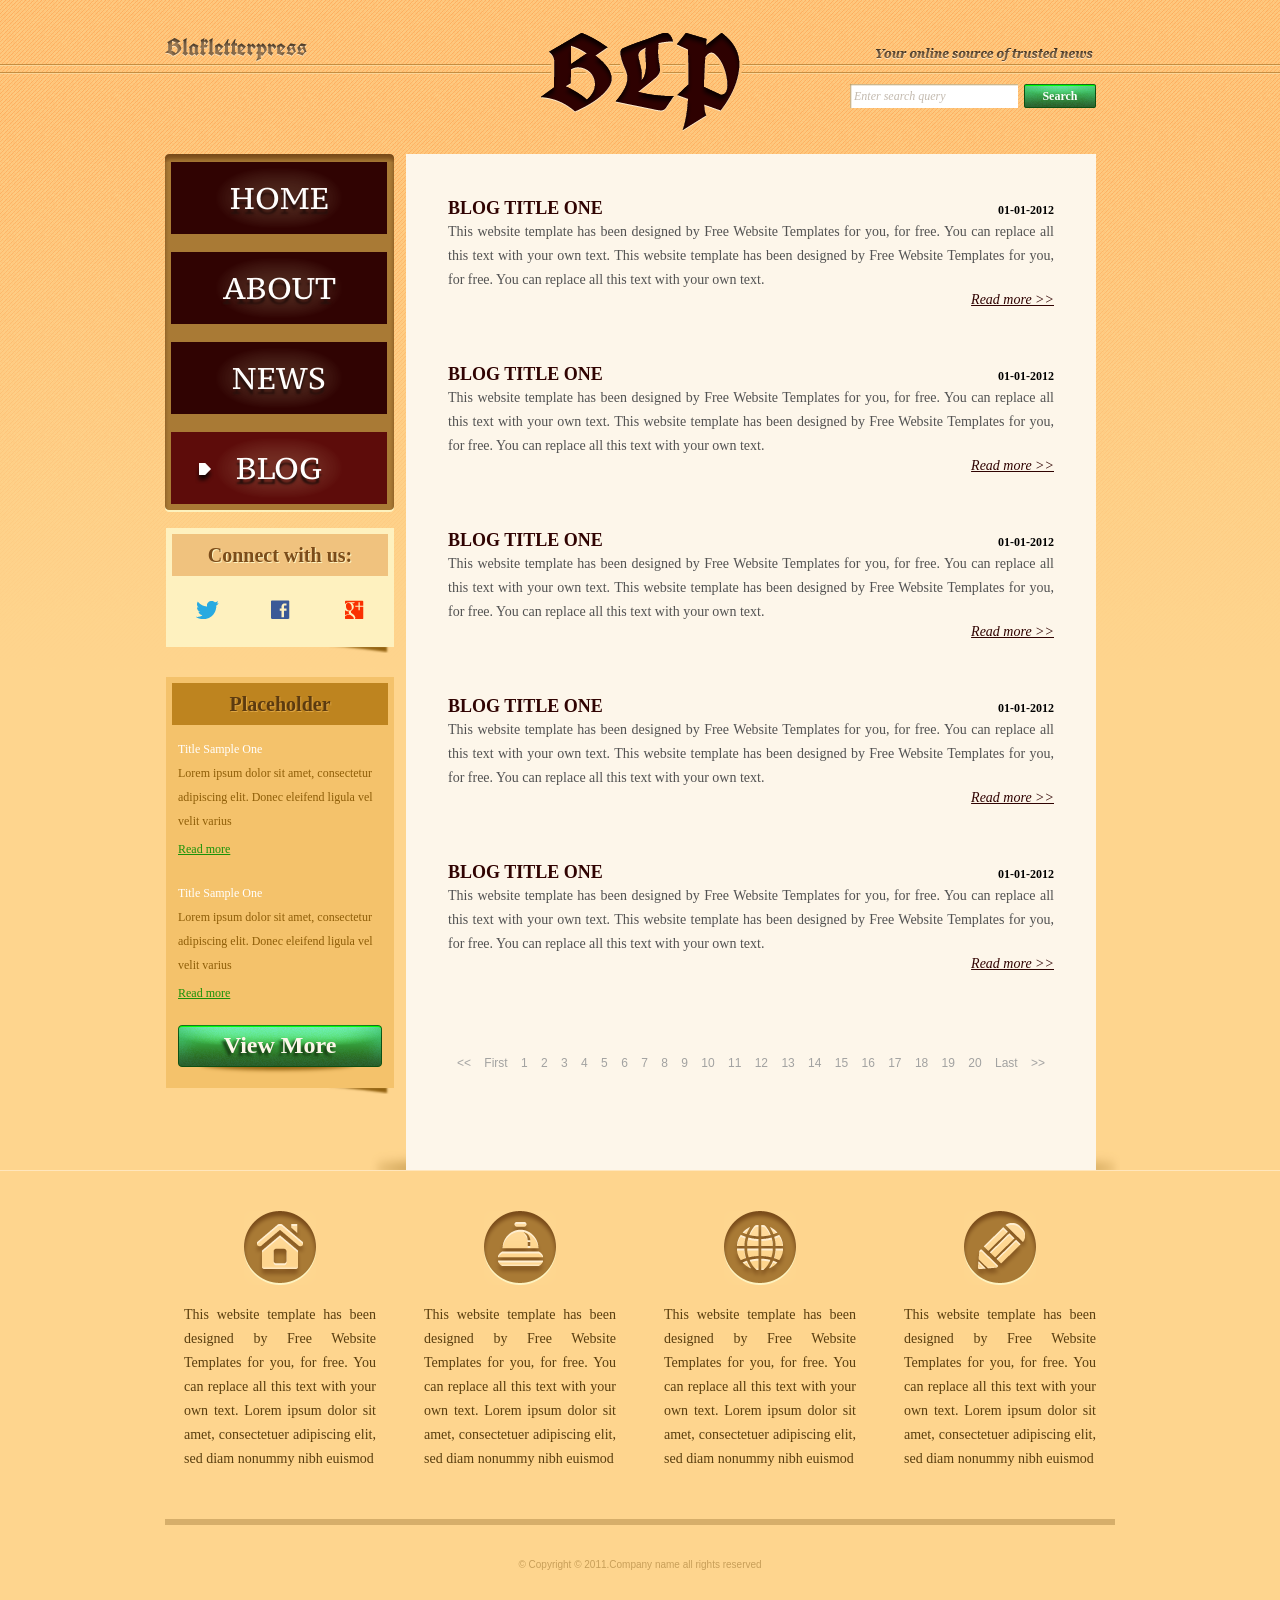
<file: assignment_02/blog.html>
<!DOCTYPE html>
<!-- Website template by freewebsitetemplates.com -->
<html>
<head>
	<meta charset="UTF-8">
	<title>Blog - Blakletterpress Website Template</title>
	<link rel="stylesheet" href="css/style.css" type="text/css">
</head>
<body>
	<div id="page">
		<div id="header">
			<div id="motto">
				<a href="index.html" class="sitename"><img src="images/blakletterpress.png" height="24" width="142" alt="SiteName"></a>
				<p>
					<img src="images/header-text.png" height="14" width="218" alt="Text">
				</p>
			</div>
			<div id="logo">
				<a href="index.html"><img src="images/logo.png" alt="LOGO"></a>
			</div>
			<div id="searchbar">
				<form action="#" method="post">
					<input type="text" value="Enter search query" class="txtfield" onBlur="javascript:if(this.value==''){this.value=this.defaultValue;}" onFocus="javascript:if(this.value==this.defaultValue){this.value='';}">
					<input type="submit" value="Search" class="btn">
				</form>
			</div>
		</div>
		<div id="contents">
			<div id="main">
				<div class="body">
					<ul id="list">
						<li>
							<span class="time">01-01-2012</span>
							<h3>BLOG TITLE ONE</h3>
							<p>
								This website template has been designed by Free Website Templates for you, for free. You can replace all this text with your own text. This website template has been designed by Free Website Templates for you, for free. You can replace all this text with your own text.
							</p>
							<a href="blog.html" class="more">Read more >></a>
						</li>
						<li>
							<span class="time">01-01-2012</span>
							<h3>BLOG TITLE ONE</h3>
							<p>
								This website template has been designed by Free Website Templates for you, for free. You can replace all this text with your own text. This website template has been designed by Free Website Templates for you, for free. You can replace all this text with your own text.
							</p>
							<a href="blog.html" class="more">Read more >></a>
						</li>
						<li>
							<span class="time">01-01-2012</span>
							<h3>BLOG TITLE ONE</h3>
							<p>
								This website template has been designed by Free Website Templates for you, for free. You can replace all this text with your own text. This website template has been designed by Free Website Templates for you, for free. You can replace all this text with your own text.
							</p>
							<a href="blog.html" class="more">Read more >></a>
						</li>
						<li>
							<span class="time">01-01-2012</span>
							<h3>BLOG TITLE ONE</h3>
							<p>
								This website template has been designed by Free Website Templates for you, for free. You can replace all this text with your own text. This website template has been designed by Free Website Templates for you, for free. You can replace all this text with your own text.
							</p>
							<a href="blog.html" class="more">Read more >></a>
						</li>
						<li>
							<span class="time">01-01-2012</span>
							<h3>BLOG TITLE ONE</h3>
							<p>
								This website template has been designed by Free Website Templates for you, for free. You can replace all this text with your own text. This website template has been designed by Free Website Templates for you, for free. You can replace all this text with your own text.
							</p>
							<a href="blog.html" class="more">Read more >></a>
						</li>
					</ul>
					<div id="pagination">
						<a href="blog.html">&lt;&lt;</a> <a href="blog.html">First</a> <a href="blog.html">1</a> <a href="blog.html">2</a> <a href="blog.html">3</a> <a href="blog.html">4</a> <a href="blog.html">5</a> <a href="blog.html">6</a> <a href="blog.html">7</a> <a href="blog.html">8</a> <a href="blog.html">9</a> <a href="blog.html">10</a> <a href="blog.html">11</a> <a href="blog.html">12</a> <a href="blog.html">13</a> <a href="blog.html">14</a> <a href="blog.html">15</a> <a href="blog.html">16</a> <a href="blog.html">17</a> <a href="blog.html">18</a> <a href="blog.html">19</a> <a href="blog.html">20</a> <a href="blog.html">Last</a> <a href="blog.html">&gt;&gt;</a>
					</div>
				</div>
			</div>
			<div id="sidebar">
				<div id="navigation">
					<div>
						<ul>
							<li>
								<a href="index.html">Home</a>
							</li>
							<li>
								<a href="about.html">About</a>
							</li>
							<li>
								<a href="news.html">News</a>
							</li>
							<li class="selected">
								<a href="blog.html">Blog</a>
							</li>
						</ul>
					</div>
				</div>
				<div class="section">
					<div id="connect">
						<h2>Connect with us:</h2>
						<a href="http://freewebsitetemplates.com/go/twitter/" target="_blank" class="twitter"></a> <a href="http://freewebsitetemplates.com/go/facebook/" target="_blank" class="facebook"></a> <a href="http://freewebsitetemplates.com/go/googleplus/" target="_blank" class="googleplus"></a>
					</div>
				</div>
				<div class="section">
					<div id="posts">
						<h2>Placeholder</h2>
						<ul>
							<li>
								<h5>Title Sample One</h5>
								<p>
									Lorem ipsum dolor sit amet, consectetur adipiscing elit. Donec eleifend ligula vel velit varius
								</p>
								<a href="news.html" class="more">Read more</a>
							</li>
							<li>
								<h5>Title Sample One</h5>
								<p>
									Lorem ipsum dolor sit amet, consectetur adipiscing elit. Donec eleifend ligula vel velit varius
								</p>
								<a href="news.html" class="more">Read more</a>
							</li>
						</ul>
						<a href="news.html" class="btn2">View More</a>
					</div>
				</div>
			</div>
		</div>
		<div id="footer">
			<div>
				<ul id="featured">
					<li>
						<a href="index.html" class="home"></a>
						<p>
							This website template has been designed by Free Website Templates for you, for free. You can replace all this text with your own text. Lorem ipsum dolor sit amet, consectetuer adipiscing elit, sed diam nonummy nibh euismod
						</p>
					</li>
					<li>
						<a href="index.html" class="bell"></a>
						<p>
							This website template has been designed by Free Website Templates for you, for free. You can replace all this text with your own text. Lorem ipsum dolor sit amet, consectetuer adipiscing elit, sed diam nonummy nibh euismod
						</p>
					</li>
					<li>
						<a href="index.html" class="globe"></a>
						<p>
							This website template has been designed by Free Website Templates for you, for free. You can replace all this text with your own text. Lorem ipsum dolor sit amet, consectetuer adipiscing elit, sed diam nonummy nibh euismod
						</p>
					</li>
					<li>
						<a href="index.html" class="pencil"></a>
						<p>
							This website template has been designed by Free Website Templates for you, for free. You can replace all this text with your own text. Lorem ipsum dolor sit amet, consectetuer adipiscing elit, sed diam nonummy nibh euismod
						</p>
					</li>
				</ul>
				<p id="footnote">
					© Copyright © 2011.Company name all rights reserved
				</p>
			</div>
		</div>
	</div>
</body>
</html>
</file>
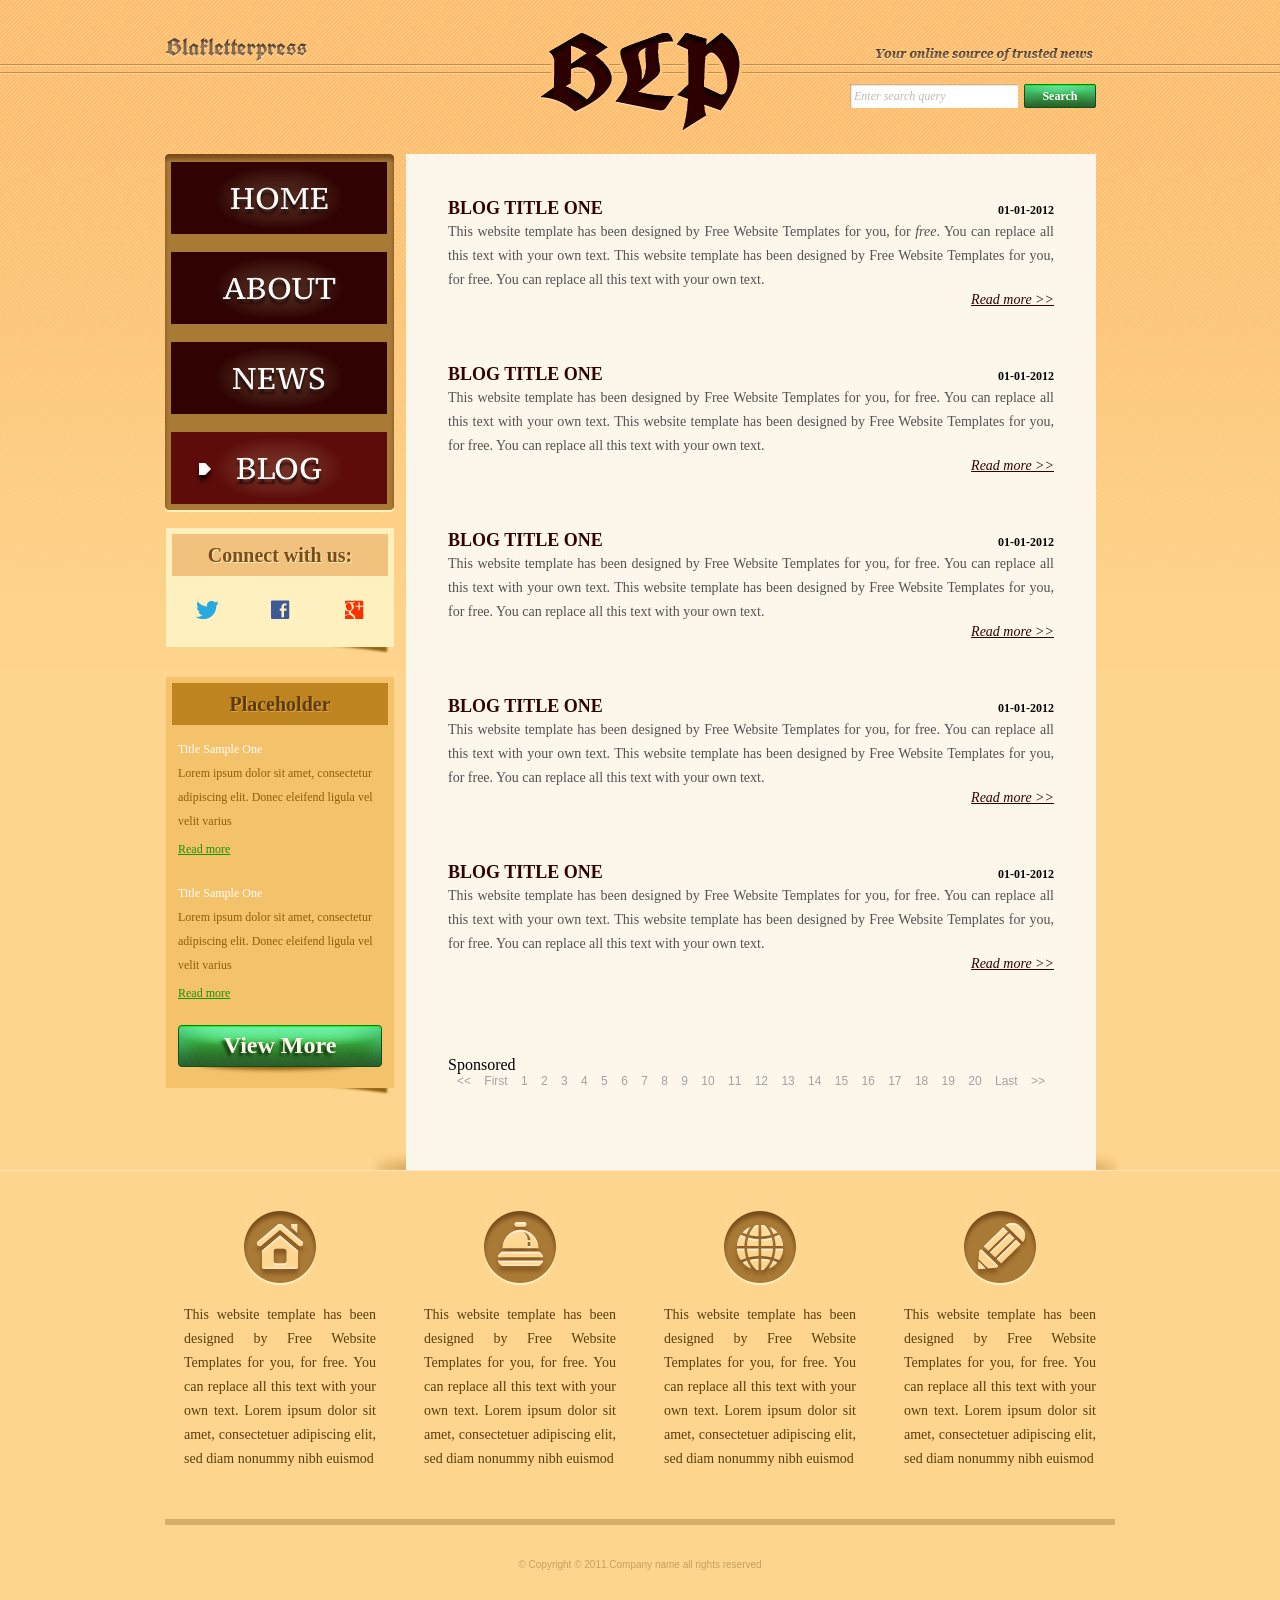
<file: assignment_02/blog_fixed.html>
<!DOCTYPE html>
<!-- Website template by freewebsitetemplates.com -->
<!-- FIX: thêm lang="en" để khai báo ngôn ngữ nội dung (validator warning) -->
<html lang="en">
<head>
	<!-- FIX: "utf8" -> "UTF-8" (chuẩn chỉ chấp nhận utf-8) -->
	<meta charset="UTF-8">
	<!-- FIX: xoá <title> thứ hai, mỗi tài liệu chỉ có đúng 1 <title> -->
	<title>Blog - Blakletterpress Website Template</title>
	<link rel="stylesheet" href="css/style.css" type="text/css">
</head>
<body>
	<div id="page">
		<div id="header">
			<div id="motto">
				<!-- FIX: gộp 2 thuộc tính class trùng thành 1; width="142px" -> width="142" -->
				<a href="index.html" class="sitename brand"><img src="images/blakletterpress.png" height="24" width="142" alt="SiteName"></a>
				<p>
					<!-- FIX: thêm alt mô tả chữ trong ảnh -->
					<img src="images/header-text.png" height="14" width="218" alt="Your online source of trusted news">
				</p>
			</div>
			<div id="logo">
				<a href="index.html"><img src="images/logo.png" alt="LOGO"></a>
			</div>
			<div id="searchbar">
				<form action="#" method="post">
					<!-- FIX (khuyến nghị): thêm aria-label vì ô tìm kiếm không có <label>; bỏ tiền tố "javascript:" thừa trong event handler -->
					<input type="text" value="Enter search query" class="txtfield" aria-label="Search query" onBlur="if(this.value==''){this.value=this.defaultValue;}" onFocus="if(this.value==this.defaultValue){this.value='';}">
					<input type="submit" value="Search" class="btn">
				</form>
			</div>
		</div>
		<div id="contents">
			<div id="main">
				<div class="body">
					<ul id="list">
						<li>
							<span class="time">01-01-2012</span>
							<h3>BLOG TITLE ONE</h3>
							<p>
								<!-- FIX (khuyến nghị): <i> -> <em> để thể hiện nhấn mạnh có ngữ nghĩa (hiển thị vẫn in nghiêng) -->
								This website template has been designed by Free Website Templates for you, for <em>free</em>. You can replace all this text with your own text. This website template has been designed by Free Website Templates for you, for free. You can replace all this text with your own text.
							</p>
							<a href="blog.html" class="more">Read more >></a>
						</li>
						<li>
							<span class="time">01-01-2012</span>
							<h3>BLOG TITLE ONE</h3>
							<p>
								This website template has been designed by Free Website Templates for you, for free. You can replace all this text with your own text. This website template has been designed by Free Website Templates for you, for free. You can replace all this text with your own text.
							</p>
							<a href="blog.html" class="more">Read more >></a>
						</li>
						<li>
							<span class="time">01-01-2012</span>
							<h3>BLOG TITLE ONE</h3>
							<p>
								This website template has been designed by Free Website Templates for you, for free. You can replace all this text with your own text. This website template has been designed by Free Website Templates for you, for free. You can replace all this text with your own text.
							</p>
							<a href="blog.html" class="more">Read more >></a>
						</li>
						<li>
							<span class="time">01-01-2012</span>
							<h3>BLOG TITLE ONE</h3>
							<p>
								This website template has been designed by Free Website Templates for you, for free. You can replace all this text with your own text. This website template has been designed by Free Website Templates for you, for free. You can replace all this text with your own text.
							</p>
							<a href="blog.html" class="more">Read more >></a>
						</li>
						<li>
							<span class="time">01-01-2012</span>
							<h3>BLOG TITLE ONE</h3>
							<p>
								This website template has been designed by Free Website Templates for you, for free. You can replace all this text with your own text. This website template has been designed by Free Website Templates for you, for free. You can replace all this text with your own text.
							</p>
							<a href="blog.html" class="more">Read more >></a>
						</li>
					</ul>
					<!-- FIX: chuyển <div class="ad"> ra ngoài <ul> (con trực tiếp của <ul> chỉ được là <li>) -->
					<div class="ad">Sponsored</div>
					<div id="pagination">
						<!-- FIX: "First" trỏ về trang đầu (blog.html) như các link cùng nhóm, bỏ URL ?page=2&sort=new sai đích; đóng </a> cho link "1" -->
						<a href="blog.html">&lt;&lt;</a> <a href="blog.html">First</a> <a href="blog.html">1</a> <a href="blog.html">2</a> <a href="blog.html">3</a> <a href="blog.html">4</a> <a href="blog.html">5</a> <a href="blog.html">6</a> <a href="blog.html">7</a> <a href="blog.html">8</a> <a href="blog.html">9</a> <a href="blog.html">10</a> <a href="blog.html">11</a> <a href="blog.html">12</a> <a href="blog.html">13</a> <a href="blog.html">14</a> <a href="blog.html">15</a> <a href="blog.html">16</a> <a href="blog.html">17</a> <a href="blog.html">18</a> <a href="blog.html">19</a> <a href="blog.html">20</a> <a href="blog.html">Last</a> <a href="blog.html">&gt;&gt;</a>
					</div>
				</div>
			</div>
			<div id="sidebar">
				<div id="navigation">
					<div>
						<!-- FIX: xoá id="list" bị trùng với danh sách bài viết ở #main -->
						<ul>
							<li>
								<a href="index.html">Home</a>
							</li>
							<li>
								<a href="about.html">About</a>
							</li>
							<li>
								<a href="news.html">News</a>
							</li>
							<li class="selected">
								<a href="blog.html">Blog</a>
							</li>
						</ul>
					</div>
				</div>
				<div class="section">
					<div id="connect">
						<h2>Connect with us:</h2>
						<!-- FIX (khuyến nghị): link chỉ có icon nền -> thêm aria-label; thêm rel="noopener" cho target="_blank" -->
						<a href="http://freewebsitetemplates.com/go/twitter/" target="_blank" rel="noopener" class="twitter" aria-label="Twitter"></a> <a href="http://freewebsitetemplates.com/go/facebook/" target="_blank" rel="noopener" class="facebook" aria-label="Facebook"></a> <a href="http://freewebsitetemplates.com/go/googleplus/" target="_blank" rel="noopener" class="googleplus" aria-label="Google+"></a>
					</div>
				</div>
				<div class="section">
					<div id="posts">
						<h2>Placeholder</h2>
						<ul>
							<li>
								<!-- FIX: <h5> -> <h3> (h2 nhảy thẳng xuống h5 là lỗi validator; CSS "#posts h3" giữ nguyên giao diện) -->
								<h3>Title Sample One</h3>
								<p>
									Lorem ipsum dolor sit amet, consectetur adipiscing elit. Donec eleifend ligula vel velit varius
								</p>
								<a href="news.html" class="more">Read more</a>
							</li>
							<li>
								<h3>Title Sample One</h3>
								<p>
									Lorem ipsum dolor sit amet, consectetur adipiscing elit. Donec eleifend ligula vel velit varius
								</p>
								<a href="news.html" class="more">Read more</a>
							</li>
						<!-- FIX: </ol> -> </ul> cho khớp thẻ mở -->
						</ul>
						<!-- FIX: href="" -> news.html (cùng đích với các link "Read more" của nhóm) -->
						<a href="news.html" class="btn2">View More</a>
					</div>
				</div>
			</div>
		</div>
		<div id="footer">
			<div>
				<ul id="featured">
					<li>
						<!-- FIX (khuyến nghị): link icon không có chữ -> thêm aria-label (áp dụng cho cả 4 icon) -->
						<a href="index.html" class="home" aria-label="Home"></a>
						<p>
							This website template has been designed by Free Website Templates for you, for free. You can replace all this text with your own text. Lorem ipsum dolor sit amet, consectetuer adipiscing elit, sed diam nonummy nibh euismod
						</p>
					</li>
					<li>
						<a href="index.html" class="bell" aria-label="Notifications"></a>
						<p>
							This website template has been designed by Free Website Templates for you, for free. You can replace all this text with your own text. Lorem ipsum dolor sit amet, consectetuer adipiscing elit, sed diam nonummy nibh euismod
						</p>
					</li>
					<li>
						<a href="index.html" class="globe" aria-label="Worldwide"></a>
						<p>
							This website template has been designed by Free Website Templates for you, for free. You can replace all this text with your own text. Lorem ipsum dolor sit amet, consectetuer adipiscing elit, sed diam nonummy nibh euismod
						</p>
					</li>
					<li>
						<a href="index.html" class="pencil" aria-label="Write"></a>
						<p>
							This website template has been designed by Free Website Templates for you, for free. You can replace all this text with your own text. Lorem ipsum dolor sit amet, consectetuer adipiscing elit, sed diam nonummy nibh euismod
						</p>
					</li>
				</ul>
				<p id="footnote">
					© Copyright © 2011.Company name all rights reserved
				</p>
			</div>
		</div>
	</div>
</body>
</html>
</file>
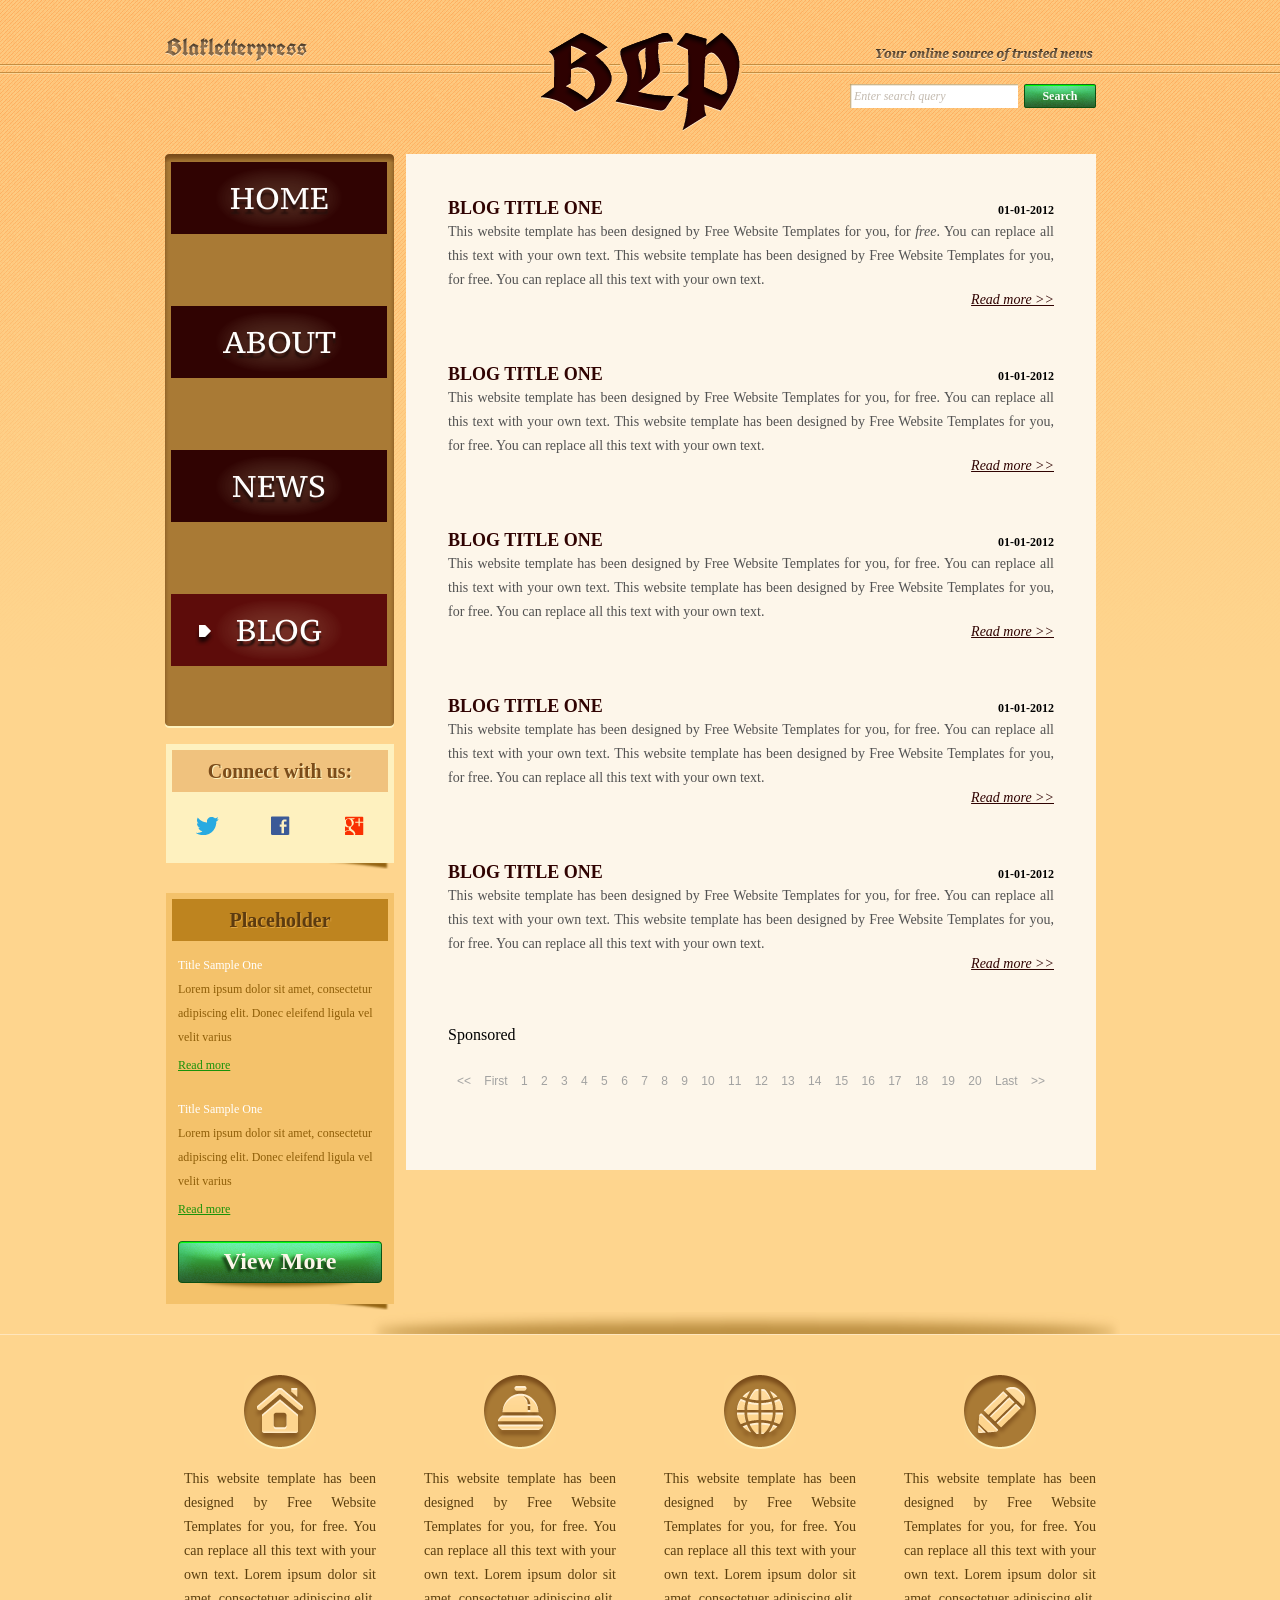
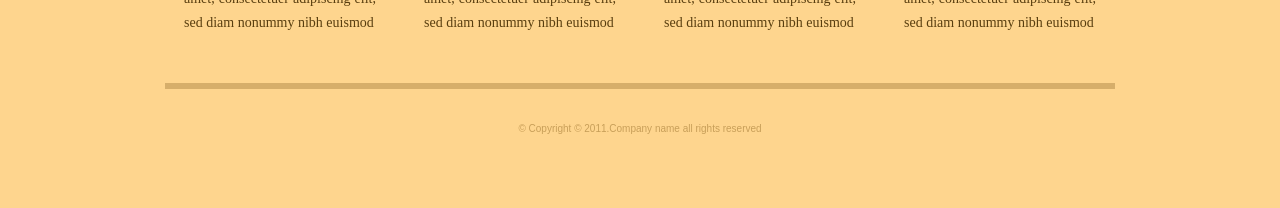
<file: assignment_02/blog_wrong.html>
<!DOCTYPE html>
<!-- Website template by freewebsitetemplates.com -->
<html>
<head>
	<meta charset="utf8">
	<title>Blog - Blakletterpress Website Template</title>
	<title>Blakletterpress</title>
	<link rel="stylesheet" href="css/style.css" type="text/css">
</head>
<body>
	<div id="page">
		<div id="header">
			<div id="motto">
				<a href="index.html" class="sitename" class="brand"><img src="images/blakletterpress.png" height="24" width="142px" alt="SiteName"></a>
				<p>
					<img src="images/header-text.png" height="14" width="218">
				</p>
			</div>
			<div id="logo">
				<a href="index.html"><img src="images/logo.png" alt="LOGO"></a>
			</div>
			<div id="searchbar">
				<form action="#" method="post">
					<input type="text" value="Enter search query" class="txtfield" onBlur="javascript:if(this.value==''){this.value=this.defaultValue;}" onFocus="javascript:if(this.value==this.defaultValue){this.value='';}">
					<input type="submit" value="Search" class="btn">
				</form>
			</div>
		</div>
		<div id="contents">
			<div id="main">
				<div class="body">
					<ul id="list">
						<li>
							<span class="time">01-01-2012</span>
							<h3>BLOG TITLE ONE</h3>
							<p>
								This website template has been designed by Free Website Templates for you, for <i>free</i>. You can replace all this text with your own text. This website template has been designed by Free Website Templates for you, for free. You can replace all this text with your own text.
							</p>
							<a href="blog.html" class="more">Read more >></a>
						</li>
						<li>
							<span class="time">01-01-2012</span>
							<h3>BLOG TITLE ONE</h3>
							<p>
								This website template has been designed by Free Website Templates for you, for free. You can replace all this text with your own text. This website template has been designed by Free Website Templates for you, for free. You can replace all this text with your own text.
							</p>
							<a href="blog.html" class="more">Read more >></a>
						</li>
						<li>
							<span class="time">01-01-2012</span>
							<h3>BLOG TITLE ONE</h3>
							<p>
								This website template has been designed by Free Website Templates for you, for free. You can replace all this text with your own text. This website template has been designed by Free Website Templates for you, for free. You can replace all this text with your own text.
							</p>
							<a href="blog.html" class="more">Read more >></a>
						</li>
						<li>
							<span class="time">01-01-2012</span>
							<h3>BLOG TITLE ONE</h3>
							<p>
								This website template has been designed by Free Website Templates for you, for free. You can replace all this text with your own text. This website template has been designed by Free Website Templates for you, for free. You can replace all this text with your own text.
							</p>
							<a href="blog.html" class="more">Read more >></a>
						</li>
						<li>
							<span class="time">01-01-2012</span>
							<h3>BLOG TITLE ONE</h3>
							<p>
								This website template has been designed by Free Website Templates for you, for free. You can replace all this text with your own text. This website template has been designed by Free Website Templates for you, for free. You can replace all this text with your own text.
							</p>
							<a href="blog.html" class="more">Read more >></a>
						</li>
						<div class="ad">Sponsored</div>
					</ul>
					<div id="pagination">
						<a href="blog.html">&lt;&lt;</a> <a href="blog.html?page=2&sort=new">First</a> <a href="blog.html">1 <a href="blog.html">2</a> <a href="blog.html">3</a> <a href="blog.html">4</a> <a href="blog.html">5</a> <a href="blog.html">6</a> <a href="blog.html">7</a> <a href="blog.html">8</a> <a href="blog.html">9</a> <a href="blog.html">10</a> <a href="blog.html">11</a> <a href="blog.html">12</a> <a href="blog.html">13</a> <a href="blog.html">14</a> <a href="blog.html">15</a> <a href="blog.html">16</a> <a href="blog.html">17</a> <a href="blog.html">18</a> <a href="blog.html">19</a> <a href="blog.html">20</a> <a href="blog.html">Last</a> <a href="blog.html">&gt;&gt;</a>
					</div>
				</div>
			</div>
			<div id="sidebar">
				<div id="navigation">
					<div>
						<ul id="list">
							<li>
								<a href="index.html">Home</a>
							</li>
							<li>
								<a href="about.html">About</a>
							</li>
							<li>
								<a href="news.html">News</a>
							</li>
							<li class="selected">
								<a href="blog.html">Blog</a>
							</li>
						</ul>
					</div>
				</div>
				<div class="section">
					<div id="connect">
						<h2>Connect with us:</h2>
						<a href="http://freewebsitetemplates.com/go/twitter/" target="_blank" class="twitter"></a> <a href="http://freewebsitetemplates.com/go/facebook/" target="_blank" class="facebook"></a> <a href="http://freewebsitetemplates.com/go/googleplus/" target="_blank" class="googleplus"></a>
					</div>
				</div>
				<div class="section">
					<div id="posts">
						<h2>Placeholder</h2>
						<ul>
							<li>
								<h5>Title Sample One</h5>
								<p>
									Lorem ipsum dolor sit amet, consectetur adipiscing elit. Donec eleifend ligula vel velit varius
								</p>
								<a href="news.html" class="more">Read more</a>
							</li>
							<li>
								<h5>Title Sample One</h5>
								<p>
									Lorem ipsum dolor sit amet, consectetur adipiscing elit. Donec eleifend ligula vel velit varius
								</p>
								<a href="news.html" class="more">Read more</a>
							</li>
						</ol>
						<a href="" class="btn2">View More</a>
					</div>
				</div>
			</div>
		</div>
		<div id="footer">
			<div>
				<ul id="featured">
					<li>
						<a href="index.html" class="home"></a>
						<p>
							This website template has been designed by Free Website Templates for you, for free. You can replace all this text with your own text. Lorem ipsum dolor sit amet, consectetuer adipiscing elit, sed diam nonummy nibh euismod
						</p>
					</li>
					<li>
						<a href="index.html" class="bell"></a>
						<p>
							This website template has been designed by Free Website Templates for you, for free. You can replace all this text with your own text. Lorem ipsum dolor sit amet, consectetuer adipiscing elit, sed diam nonummy nibh euismod
						</p>
					</li>
					<li>
						<a href="index.html" class="globe"></a>
						<p>
							This website template has been designed by Free Website Templates for you, for free. You can replace all this text with your own text. Lorem ipsum dolor sit amet, consectetuer adipiscing elit, sed diam nonummy nibh euismod
						</p>
					</li>
					<li>
						<a href="index.html" class="pencil"></a>
						<p>
							This website template has been designed by Free Website Templates for you, for free. You can replace all this text with your own text. Lorem ipsum dolor sit amet, consectetuer adipiscing elit, sed diam nonummy nibh euismod
						</p>
					</li>
				</ul>
				<p id="footnote">
					© Copyright © 2011.Company name all rights reserved
				</p>
			</div>
		</div>
	</div>
</body>
</html>
</file>
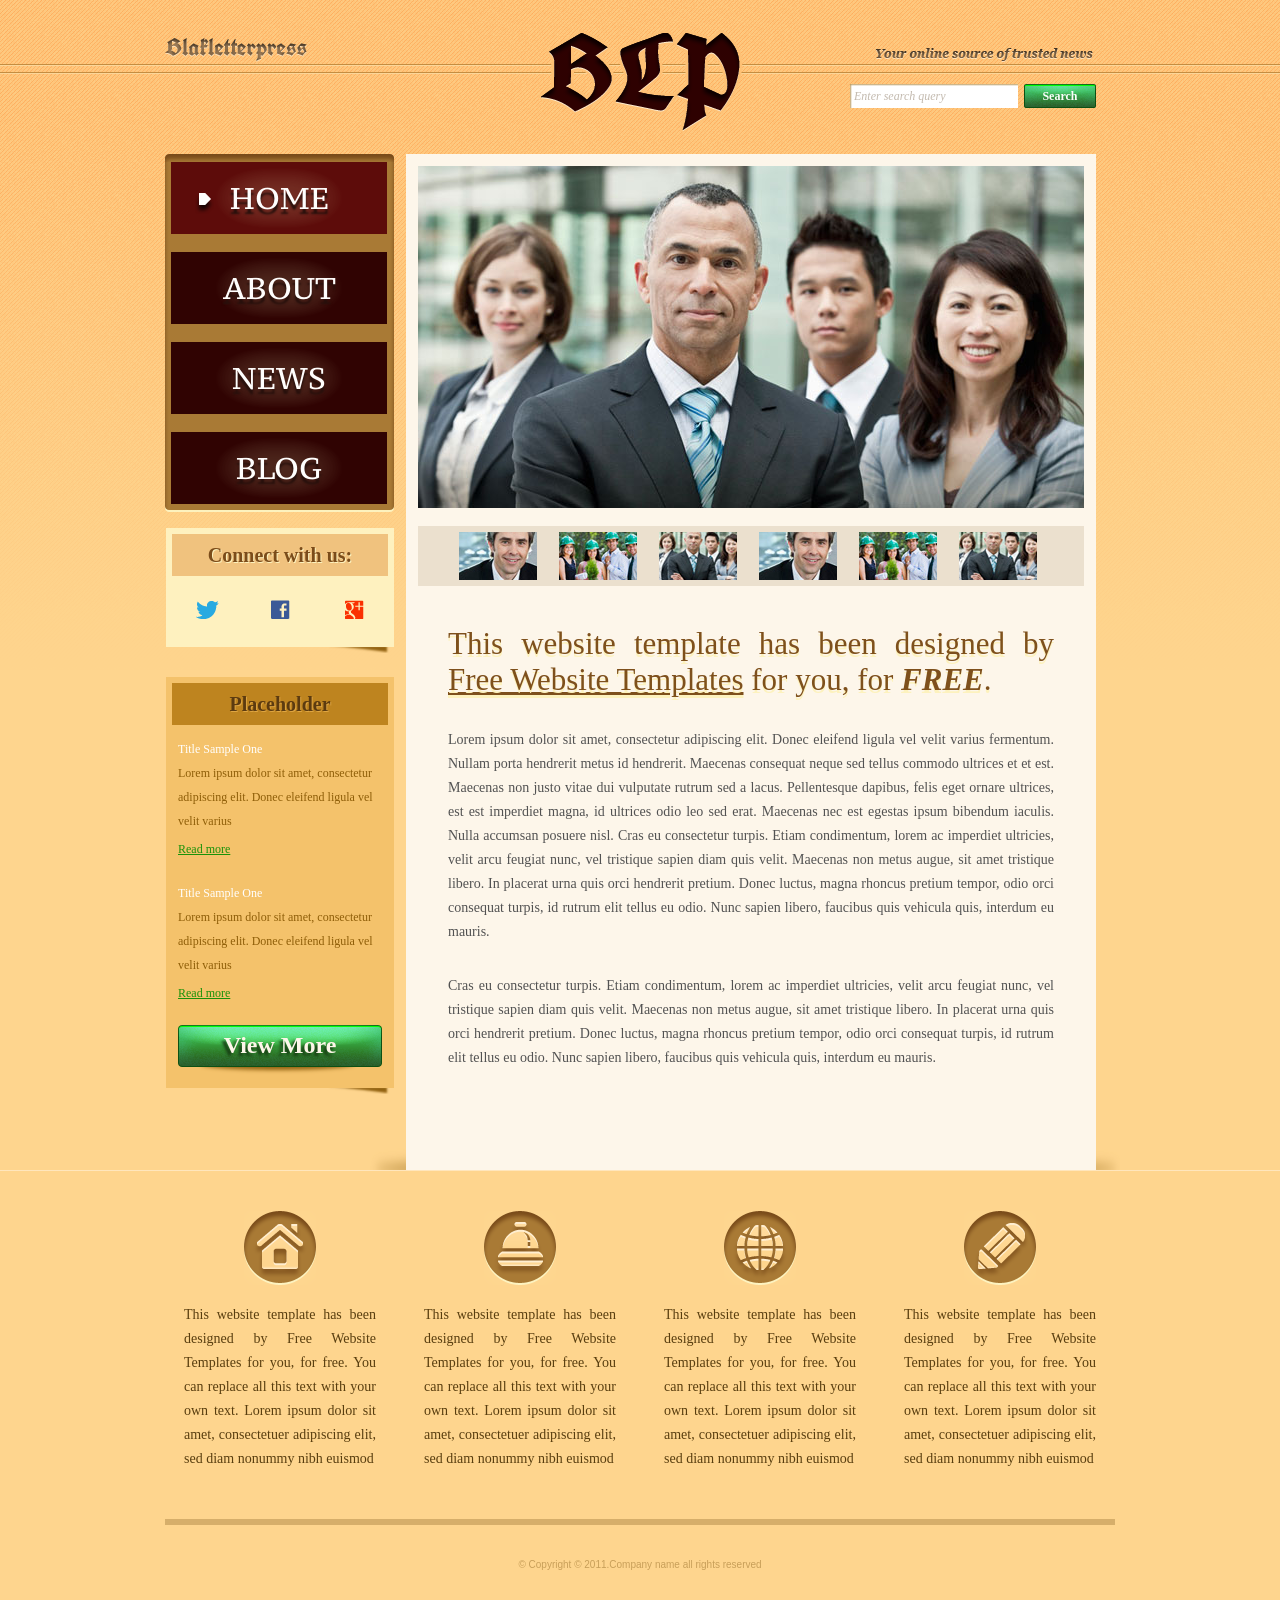
<file: assignment_02/index_new.html>
<!DOCTYPE html>
<!-- Website template by freewebsitetemplates.com -->
<html lang="en">
<head>
	<meta charset="UTF-8">
	<meta name="description" content="Blakletterpress is a classic news-style website featuring a photo gallery, articles, community updates, and links to the latest stories.">
	<title>Blakletterpress Website Template</title>
	<link rel="stylesheet" href="css/style.css" type="text/css">
</head>
<body>
	<div id="page">
		<!-- SEMANTIC: Phần đầu trang được nhận diện bằng thẻ header; id giữ nguyên để bảo toàn CSS. -->
		<header id="header">
			<div id="motto">
				<a href="index.html" class="sitename"><img src="images/blakletterpress.png" height="24" width="142" alt="SiteName"></a>
				<p>
					<img src="images/header-text.png" height="14" width="218" alt="Text">
				</p>
			</div>
			<div id="logo">
				<a href="index.html"><img src="images/logo.png" alt="LOGO"></a>
			</div>
			<div id="searchbar">
				<!-- SEMANTIC: role="search" khai báo chức năng tìm kiếm mà không đổi phần tử hoặc bố cục. -->
				<form action="#" method="post" role="search">
					<input type="text" value="Enter search query" class="txtfield" onBlur="javascript:if(this.value==''){this.value=this.defaultValue;}" onFocus="javascript:if(this.value==this.defaultValue){this.value='';}">
					<input type="submit" value="Search" class="btn">
				</form>
			</div>
		</header>
		<div id="contents">
			<!-- SEMANTIC: Nội dung chính duy nhất của tài liệu; id #main tiếp tục nhận toàn bộ CSS cũ. -->
			<main id="main">
				<div id="gallery">
					<div>
						<img src="images/team-large.jpg" alt="Img">
					</div>
					<ul>
						<li>
							<img src="images/smiling.jpg" alt="Img">
						</li>
						<li>
							<img src="images/ecofriends.jpg" alt="Img">
						</li>
						<li>
							<img src="images/team.jpg" alt="Img">
						</li>
						<li>
							<img src="images/smiling.jpg" alt="Img">
						</li>
						<li>
							<img src="images/ecofriends.jpg" alt="Img">
						</li>
						<li>
							<img src="images/team.jpg" alt="Img">
						</li>
					</ul>
				</div>
				<!-- Giữ div.body vì selector #main div.body phụ thuộc tên thẻ div. -->
				<div class="body">
					<!-- SEMANTIC: Bài giới thiệu độc lập được bọc bằng article bên trong div.body để CSS vẫn khớp. -->
					<article>
						<h1>This website template has been designed by <a href="http://www.freewebsitetemplates.com/">Free Website Templates</a> for you, for <em>free</em>.</h1>
						<p>
							Lorem ipsum dolor sit amet, consectetur adipiscing elit. Donec eleifend ligula vel velit varius fermentum. Nullam porta hendrerit metus id hendrerit. Maecenas consequat neque sed tellus commodo ultrices et et est. Maecenas non justo vitae dui vulputate rutrum sed a lacus. Pellentesque dapibus, felis eget ornare ultrices, est est imperdiet magna, id ultrices odio leo sed erat. Maecenas nec est egestas ipsum bibendum iaculis. Nulla accumsan posuere nisl. Cras eu consectetur turpis. Etiam condimentum, lorem ac imperdiet ultricies, velit arcu feugiat nunc, vel tristique sapien diam quis velit. Maecenas non metus augue, sit amet tristique libero. In placerat urna quis orci hendrerit pretium. Donec luctus, magna rhoncus pretium tempor, odio orci consequat turpis, id rutrum elit tellus eu odio. Nunc sapien libero, faucibus quis vehicula quis, interdum eu mauris.
						</p>
						<p>
							Cras eu consectetur turpis. Etiam condimentum, lorem ac imperdiet ultricies, velit arcu feugiat nunc, vel tristique sapien diam quis velit. Maecenas non metus augue, sit amet tristique libero. In placerat urna quis orci hendrerit pretium. Donec luctus, magna rhoncus pretium tempor, odio orci consequat turpis, id rutrum elit tellus eu odio. Nunc sapien libero, faucibus quis vehicula quis, interdum eu mauris.
						</p>
					</article>
				</div>
			</main>
			<!-- SEMANTIC: Nội dung bổ trợ được nhận diện bằng aside; id #sidebar giữ nguyên. -->
			<aside id="sidebar">
				<!-- SEMANTIC: Danh sách điều hướng chính được nhận diện bằng nav; quan hệ #navigation > div không đổi. -->
				<nav id="navigation">
					<div>
						<ul>
							<li class="selected">
								<a href="index.html">Home</a>
							</li>
							<li>
								<a href="about.html">About</a>
							</li>
							<li>
								<a href="news.html">News</a>
							</li>
							<li>
								<a href="blog.html">Blog</a>
							</li>
						</ul>
					</div>
				</nav>
				<!-- Giữ div.section vì selector #sidebar div.section phụ thuộc tên thẻ div. -->
				<div class="section">
					<!-- SEMANTIC: Khối kết nối có heading riêng nên dùng section; id #connect giữ nguyên. -->
					<section id="connect">
						<h2>Connect with us:</h2>
						<a href="http://freewebsitetemplates.com/go/twitter/" target="_blank" class="twitter"></a> <a href="http://freewebsitetemplates.com/go/facebook/" target="_blank" class="facebook"></a> <a href="http://freewebsitetemplates.com/go/googleplus/" target="_blank" class="googleplus"></a>
					</section>
				</div>
				<!-- Giữ div.section vì selector #sidebar div.section phụ thuộc tên thẻ div. -->
				<div class="section">
					<!-- SEMANTIC: Danh sách bài viết có heading riêng nên dùng section; id #posts giữ nguyên. -->
					<section id="posts">
						<h2>Placeholder</h2>
						<ul>
							<li>
								<h5>Title Sample One</h5>
								<p>
									Lorem ipsum dolor sit amet, consectetur adipiscing elit. Donec eleifend ligula vel velit varius
								</p>
								<a href="news.html" class="more">Read more</a>
							</li>
							<li>
								<h5>Title Sample One</h5>
								<p>
									Lorem ipsum dolor sit amet, consectetur adipiscing elit. Donec eleifend ligula vel velit varius
								</p>
								<a href="news.html" class="more">Read more</a>
							</li>
						</ul>
						<a href="news.html" class="btn2">View More</a>
					</section>
				</div>
			</aside>
		</div>
		<!-- SEMANTIC: Chân trang được nhận diện bằng footer; div con trực tiếp được giữ cho #footer > div. -->
		<footer id="footer">
			<div>
				<ul id="featured">
					<li>
						<a href="index.html" class="home"></a>
						<p>
							This website template has been designed by Free Website Templates for you, for free. You can replace all this text with your own text. Lorem ipsum dolor sit amet, consectetuer adipiscing elit, sed diam nonummy nibh euismod
						</p>
					</li>
					<li>
						<a href="index.html" class="bell"></a>
						<p>
							This website template has been designed by Free Website Templates for you, for free. You can replace all this text with your own text. Lorem ipsum dolor sit amet, consectetuer adipiscing elit, sed diam nonummy nibh euismod
						</p>
					</li>
					<li>
						<a href="index.html" class="globe"></a>
						<p>
							This website template has been designed by Free Website Templates for you, for free. You can replace all this text with your own text. Lorem ipsum dolor sit amet, consectetuer adipiscing elit, sed diam nonummy nibh euismod
						</p>
					</li>
					<li>
						<a href="index.html" class="pencil"></a>
						<p>
							This website template has been designed by Free Website Templates for you, for free. You can replace all this text with your own text. Lorem ipsum dolor sit amet, consectetuer adipiscing elit, sed diam nonummy nibh euismod
						</p>
					</li>
				</ul>
				<p id="footnote">
					© Copyright © 2011.Company name all rights reserved
				</p>
			</div>
		</footer>
	</div>
</body>
</html>
</file>
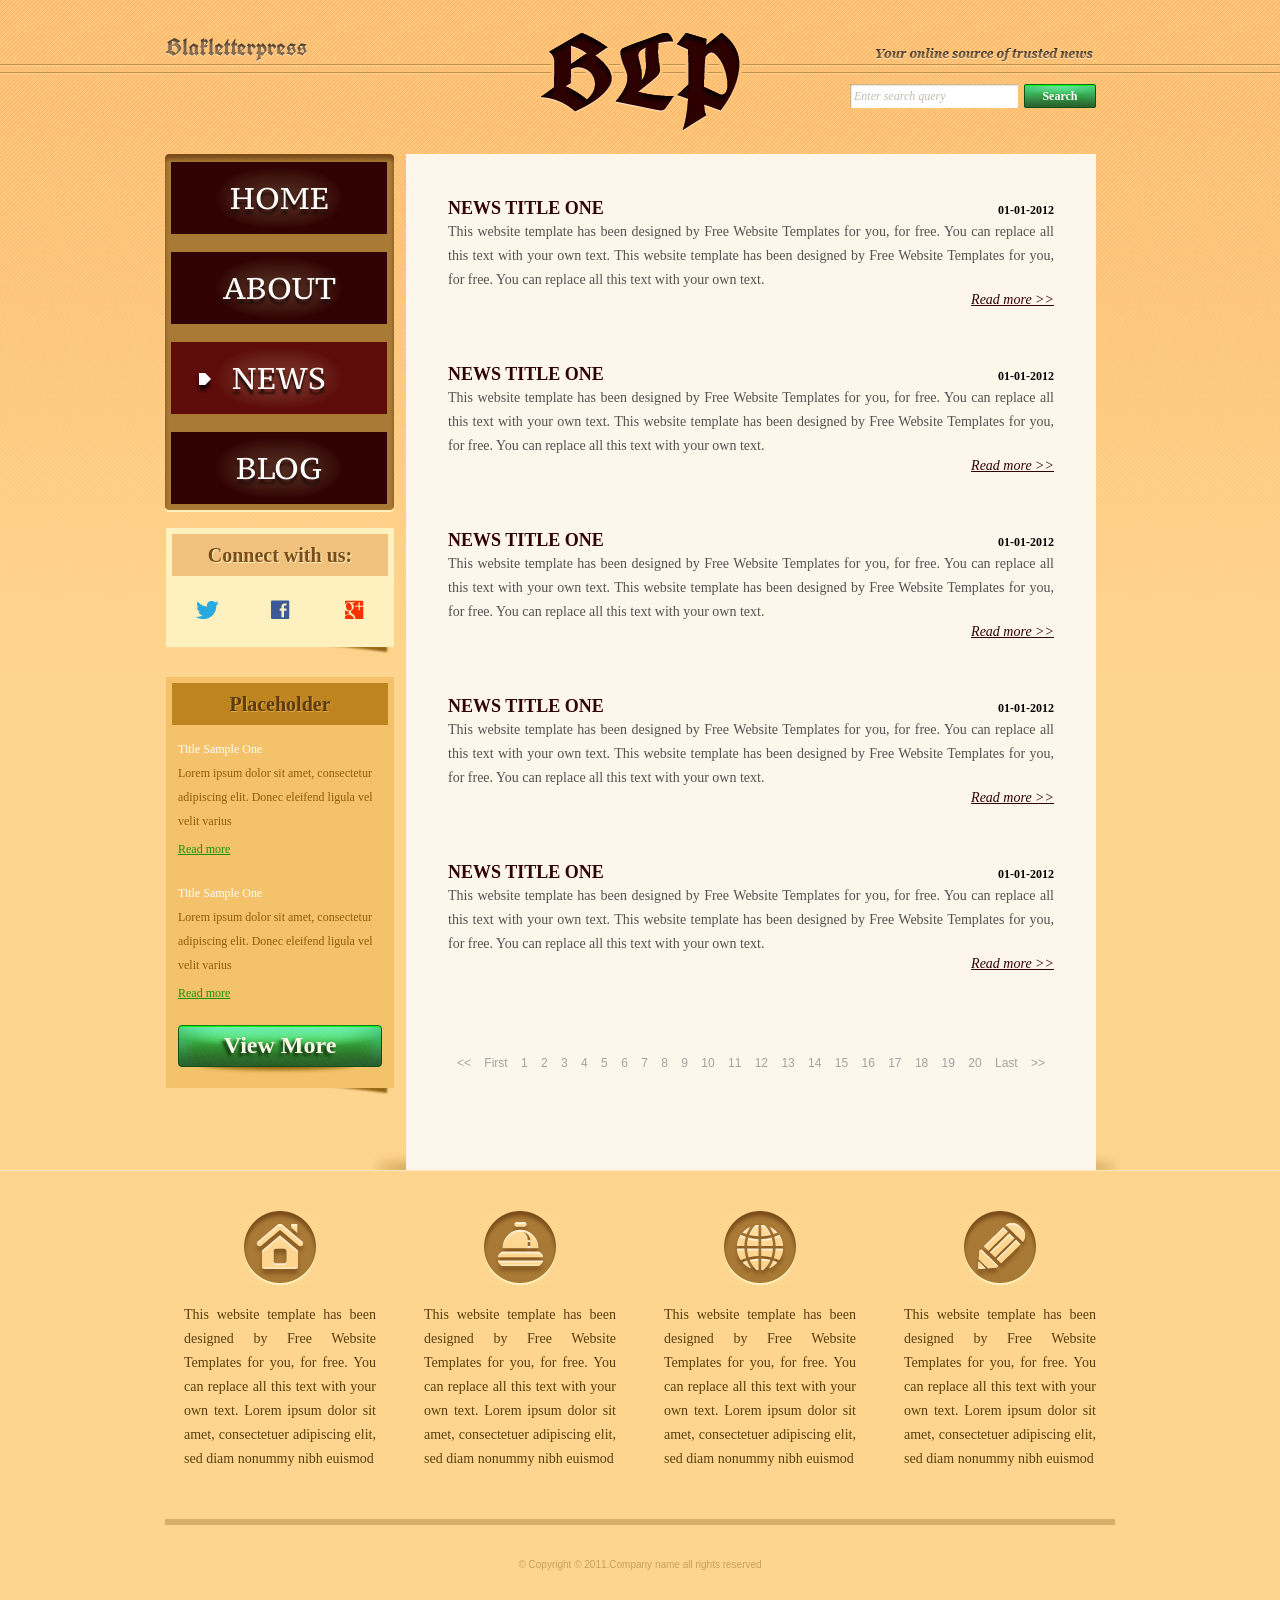
<file: assignment_02/news.html>
<!DOCTYPE html>
<!-- Website template by freewebsitetemplates.com -->
<html>
<head>
	<meta charset="UTF-8">
	<title>News - Blakletterpress Website Template</title>
	<link rel="stylesheet" href="css/style.css" type="text/css">
</head>
<body>
	<div id="page">
		<div id="header">
			<div id="motto">
				<a href="index.html" class="sitename"><img src="images/blakletterpress.png" height="24" width="142" alt="SiteName"></a>
				<p>
					<img src="images/header-text.png" height="14" width="218" alt="Text">
				</p>
			</div>
			<div id="logo">
				<a href="index.html"><img src="images/logo.png" alt="LOGO"></a>
			</div>
			<div id="searchbar">
				<form action="#" method="post">
					<input type="text" value="Enter search query" class="txtfield" onBlur="javascript:if(this.value==''){this.value=this.defaultValue;}" onFocus="javascript:if(this.value==this.defaultValue){this.value='';}">
					<input type="submit" value="Search" class="btn">
				</form>
			</div>
		</div>
		<div id="contents">
			<div id="main">
				<div class="body">
					<ul id="list">
						<li>
							<span class="time">01-01-2012</span>
							<h3>NEWS TITLE ONE</h3>
							<p>
								This website template has been designed by Free Website Templates for you, for free. You can replace all this text with your own text. This website template has been designed by Free Website Templates for you, for free. You can replace all this text with your own text.
							</p>
							<a href="news.html" class="more">Read more >></a>
						</li>
						<li>
							<span class="time">01-01-2012</span>
							<h3>NEWS TITLE ONE</h3>
							<p>
								This website template has been designed by Free Website Templates for you, for free. You can replace all this text with your own text. This website template has been designed by Free Website Templates for you, for free. You can replace all this text with your own text.
							</p>
							<a href="news.html" class="more">Read more >></a>
						</li>
						<li>
							<span class="time">01-01-2012</span>
							<h3>NEWS TITLE ONE</h3>
							<p>
								This website template has been designed by Free Website Templates for you, for free. You can replace all this text with your own text. This website template has been designed by Free Website Templates for you, for free. You can replace all this text with your own text.
							</p>
							<a href="news.html" class="more">Read more >></a>
						</li>
						<li>
							<span class="time">01-01-2012</span>
							<h3>NEWS TITLE ONE</h3>
							<p>
								This website template has been designed by Free Website Templates for you, for free. You can replace all this text with your own text. This website template has been designed by Free Website Templates for you, for free. You can replace all this text with your own text.
							</p>
							<a href="news.html" class="more">Read more >></a>
						</li>
						<li>
							<span class="time">01-01-2012</span>
							<h3>NEWS TITLE ONE</h3>
							<p>
								This website template has been designed by Free Website Templates for you, for free. You can replace all this text with your own text. This website template has been designed by Free Website Templates for you, for free. You can replace all this text with your own text.
							</p>
							<a href="news.html" class="more">Read more >></a>
						</li>
					</ul>
					<div id="pagination">
						<a href="news.html">&lt;&lt;</a> <a href="news.html">First</a> <a href="news.html">1</a> <a href="news.html">2</a> <a href="news.html">3</a> <a href="news.html">4</a> <a href="news.html">5</a> <a href="news.html">6</a> <a href="news.html">7</a> <a href="news.html">8</a> <a href="news.html">9</a> <a href="news.html">10</a> <a href="news.html">11</a> <a href="news.html">12</a> <a href="news.html">13</a> <a href="news.html">14</a> <a href="news.html">15</a> <a href="news.html">16</a> <a href="news.html">17</a> <a href="news.html">18</a> <a href="news.html">19</a> <a href="news.html">20</a> <a href="news.html">Last</a> <a href="news.html">&gt;&gt;</a>
					</div>
				</div>
			</div>
			<div id="sidebar">
				<div id="navigation">
					<div>
						<ul>
							<li>
								<a href="index.html">Home</a>
							</li>
							<li>
								<a href="about.html">About</a>
							</li>
							<li class="selected">
								<a href="news.html">News</a>
							</li>
							<li>
								<a href="blog.html">Blog</a>
							</li>
						</ul>
					</div>
				</div>
				<div class="section">
					<div id="connect">
						<h2>Connect with us:</h2>
						<a href="http://freewebsitetemplates.com/go/twitter/" target="_blank" class="twitter"></a> <a href="http://freewebsitetemplates.com/go/facebook/" target="_blank" class="facebook"></a> <a href="http://freewebsitetemplates.com/go/googleplus/" target="_blank" class="googleplus"></a>
					</div>
				</div>
				<div class="section">
					<div id="posts">
						<h2>Placeholder</h2>
						<ul>
							<li>
								<h5>Title Sample One</h5>
								<p>
									Lorem ipsum dolor sit amet, consectetur adipiscing elit. Donec eleifend ligula vel velit varius
								</p>
								<a href="news.html" class="more">Read more</a>
							</li>
							<li>
								<h5>Title Sample One</h5>
								<p>
									Lorem ipsum dolor sit amet, consectetur adipiscing elit. Donec eleifend ligula vel velit varius
								</p>
								<a href="news.html" class="more">Read more</a>
							</li>
						</ul>
						<a href="news.html" class="btn2">View More</a>
					</div>
				</div>
			</div>
		</div>
		<div id="footer">
			<div>
				<ul id="featured">
					<li>
						<a href="index.html" class="home"></a>
						<p>
							This website template has been designed by Free Website Templates for you, for free. You can replace all this text with your own text. Lorem ipsum dolor sit amet, consectetuer adipiscing elit, sed diam nonummy nibh euismod
						</p>
					</li>
					<li>
						<a href="index.html" class="bell"></a>
						<p>
							This website template has been designed by Free Website Templates for you, for free. You can replace all this text with your own text. Lorem ipsum dolor sit amet, consectetuer adipiscing elit, sed diam nonummy nibh euismod
						</p>
					</li>
					<li>
						<a href="index.html" class="globe"></a>
						<p>
							This website template has been designed by Free Website Templates for you, for free. You can replace all this text with your own text. Lorem ipsum dolor sit amet, consectetuer adipiscing elit, sed diam nonummy nibh euismod
						</p>
					</li>
					<li>
						<a href="index.html" class="pencil"></a>
						<p>
							This website template has been designed by Free Website Templates for you, for free. You can replace all this text with your own text. Lorem ipsum dolor sit amet, consectetuer adipiscing elit, sed diam nonummy nibh euismod
						</p>
					</li>
				</ul>
				<p id="footnote">
					© Copyright © 2011.Company name all rights reserved
				</p>
			</div>
		</div>
	</div>
</body>
</html>
</file>
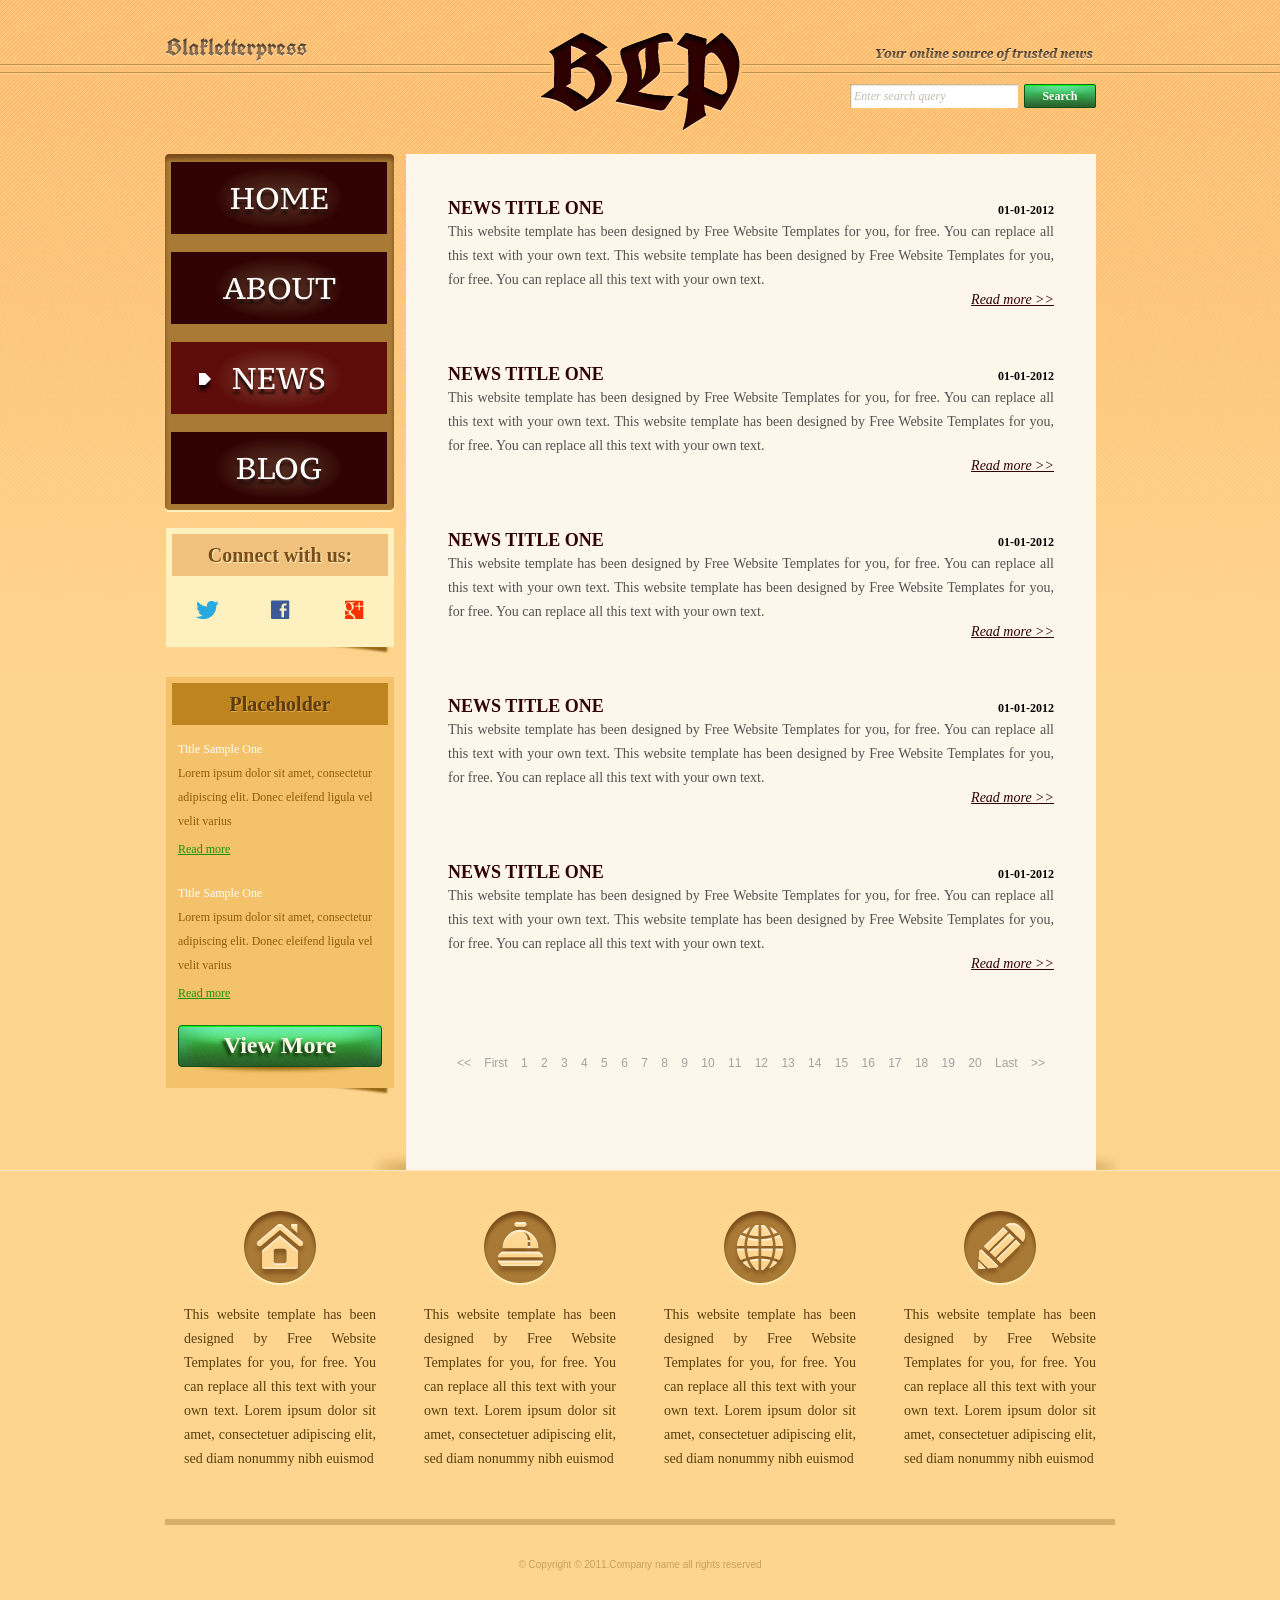
<file: assignment_02/news_wrong.html>
<!DOCTYPE html>
<!-- Website template by freewebsitetemplates.com -->
<html>
<head>
	<meta charset="UTF-8">
	<title>News - Blakletterpress Website Template</title>
	<link rel="stylesheet" href="css/style.css" type="text/css">
</head>
<body>
	<div id="page">
		<div id="header">
			<div id="motto">
				<a href="index.html" class="sitename"><img src="images/blakletterpress.png" height="24" width="142" alt="SiteName"></a>
				<p>
					<img src="images/header-text.png" height="14" width="218" alt="Text">
				</p>
			</div>
			<div id="logo">
				<a href="index.html"><img src="images/logo.png" alt="LOGO"></a>
			</div>
			<div id="searchbar">
				<form action="#" method="post">
					<input type="text" value="Enter search query" class="txtfield" onBlur="javascript:if(this.value==''){this.value=this.defaultValue;}" onFocus="javascript:if(this.value==this.defaultValue){this.value='';}">
					<input type="submit" value="Search" class="btn">
				</form>
			</div>
		</div>
		<div id="contents">
			<div id="main">
				<div class="body">
					<ul id="list">
						<li>
							<span class="time">01-01-2012</span>
							<h3>NEWS TITLE ONE</h3>
							<p>
								This website template has been designed by Free Website Templates for you, for free. You can replace all this text with your own text. This website template has been designed by Free Website Templates for you, for free. You can replace all this text with your own text.
							</p>
							<a href="news.html" class="more">Read more >></a>
						</li>
						<li>
							<span class="time">01-01-2012</span>
							<h3>NEWS TITLE ONE</h3>
							<p>
								This website template has been designed by Free Website Templates for you, for free. You can replace all this text with your own text. This website template has been designed by Free Website Templates for you, for free. You can replace all this text with your own text.
							</p>
							<a href="news.html" class="more">Read more >></a>
						</li>
						<li>
							<span class="time">01-01-2012</span>
							<h3>NEWS TITLE ONE</h3>
							<p>
								This website template has been designed by Free Website Templates for you, for free. You can replace all this text with your own text. This website template has been designed by Free Website Templates for you, for free. You can replace all this text with your own text.
							</p>
							<a href="news.html" class="more">Read more >></a>
						</li>
						<li>
							<span class="time">01-01-2012</span>
							<h3>NEWS TITLE ONE</h3>
							<p>
								This website template has been designed by Free Website Templates for you, for free. You can replace all this text with your own text. This website template has been designed by Free Website Templates for you, for free. You can replace all this text with your own text.
							</p>
							<a href="news.html" class="more">Read more >></a>
						</li>
						<li>
							<span class="time">01-01-2012</span>
							<h3>NEWS TITLE ONE</h3>
							<p>
								This website template has been designed by Free Website Templates for you, for free. You can replace all this text with your own text. This website template has been designed by Free Website Templates for you, for free. You can replace all this text with your own text.
							</p>
							<a href="news.html" class="more">Read more >></a>
						</li>
					</ul>
					<div id="pagination">
						<a href="news.html">&lt;&lt;</a> <a href="news.html">First</a> <a href="news.html">1</a> <a href="news.html">2</a> <a href="news.html">3</a> <a href="news.html">4</a> <a href="news.html">5</a> <a href="news.html">6</a> <a href="news.html">7</a> <a href="news.html">8</a> <a href="news.html">9</a> <a href="news.html">10</a> <a href="news.html">11</a> <a href="news.html">12</a> <a href="news.html">13</a> <a href="news.html">14</a> <a href="news.html">15</a> <a href="news.html">16</a> <a href="news.html">17</a> <a href="news.html">18</a> <a href="news.html">19</a> <a href="news.html">20</a> <a href="news.html">Last</a> <a href="news.html">&gt;&gt;</a>
					</div>
				</div>
			</div>
			<div id="sidebar">
				<div id="navigation">
					<div>
						<ul>
							<li>
								<a href="index.html">Home</a>
							</li>
							<li>
								<a href="about.html">About</a>
							</li>
							<li class="selected">
								<a href="news.html">News</a>
							</li>
							<li>
								<a href="blog.html">Blog</a>
							</li>
						</ul>
					</div>
				</div>
				<div class="section">
					<div id="connect">
						<h2>Connect with us:</h2>
						<a href="http://freewebsitetemplates.com/go/twitter/" target="_blank" class="twitter"></a> <a href="http://freewebsitetemplates.com/go/facebook/" target="_blank" class="facebook"></a> <a href="http://freewebsitetemplates.com/go/googleplus/" target="_blank" class="googleplus"></a>
					</div>
				</div>
				<div class="section">
					<div id="posts">
						<h2>Placeholder</h2>
						<ul>
							<li>
								<h5>Title Sample One</h5>
								<p>
									Lorem ipsum dolor sit amet, consectetur adipiscing elit. Donec eleifend ligula vel velit varius
								</p>
								<a href="news.html" class="more">Read more</a>
							</li>
							<li>
								<h5>Title Sample One</h5>
								<p>
									Lorem ipsum dolor sit amet, consectetur adipiscing elit. Donec eleifend ligula vel velit varius
								</p>
								<a href="news.html" class="more">Read more</a>
							</li>
						</ul>
						<a href="news.html" class="btn2">View More</a>
					</div>
				</div>
			</div>
		</div>
		<div id="footer">
			<div>
				<ul id="featured">
					<li>
						<a href="index.html" class="home"></a>
						<p>
							This website template has been designed by Free Website Templates for you, for free. You can replace all this text with your own text. Lorem ipsum dolor sit amet, consectetuer adipiscing elit, sed diam nonummy nibh euismod
						</p>
					</li>
					<li>
						<a href="index.html" class="bell"></a>
						<p>
							This website template has been designed by Free Website Templates for you, for free. You can replace all this text with your own text. Lorem ipsum dolor sit amet, consectetuer adipiscing elit, sed diam nonummy nibh euismod
						</p>
					</li>
					<li>
						<a href="index.html" class="globe"></a>
						<p>
							This website template has been designed by Free Website Templates for you, for free. You can replace all this text with your own text. Lorem ipsum dolor sit amet, consectetuer adipiscing elit, sed diam nonummy nibh euismod
						</p>
					</li>
					<li>
						<a href="index.html" class="pencil"></a>
						<p>
							This website template has been designed by Free Website Templates for you, for free. You can replace all this text with your own text. Lorem ipsum dolor sit amet, consectetuer adipiscing elit, sed diam nonummy nibh euismod
						</p>
					</li>
				</ul>
				<p id="footnote">
					© Copyright © 2011.Company name all rights reserved
				</p>
			</div>
		</div>
	</div>
</body>
</html>
</file>
<file: css/style.css>
@import url('https://fonts.googleapis.com/css2?family=DM+Mono:wght@400;500&family=Manrope:wght@400;500;600;700;800&display=swap');

:root {
  --bg: #0b1220;
  --surface: #111b2e;
  --surface-2: #17243a;
  --text: #f2f5f9;
  --muted: #9ba8ba;
  --line: rgba(255, 255, 255, 0.12);
  --accent: #71e7b5;
  --accent-2: #79a7ff;
  --warm: #ffb86b;
  --header: rgba(11, 18, 32, 0.82);
  --shadow: 0 30px 80px rgba(0, 0, 0, 0.35);
  --radius: 24px;
  --container: 1160px;
}

[data-theme="light"] {
  --bg: #f4f6f2;
  --surface: #ffffff;
  --surface-2: #e8ede7;
  --text: #14201c;
  --muted: #5e6c67;
  --line: rgba(20, 32, 28, 0.14);
  --accent: #087f5b;
  --accent-2: #315eae;
  --warm: #9a5314;
  --header: rgba(244, 246, 242, 0.86);
  --shadow: 0 30px 80px rgba(31, 49, 42, 0.12);
}

*, *::before, *::after { box-sizing: border-box; }
html { scroll-behavior: smooth; }
body {
  margin: 0;
  background: var(--bg);
  color: var(--text);
  font-family: "Manrope", system-ui, sans-serif;
  line-height: 1.7;
  transition: background .25s ease, color .25s ease;
}
body.menu-open { overflow: hidden; }
a { color: inherit; }
button, a { -webkit-tap-highlight-color: transparent; }
.container { width: min(calc(100% - 40px), var(--container)); margin-inline: auto; }
.skip-link { position: fixed; top: -80px; left: 20px; z-index: 100; padding: 12px 18px; background: var(--accent); color: #07120e; border-radius: 8px; font-weight: 700; }
.skip-link:focus { top: 12px; }

.site-header { position: fixed; inset: 0 0 auto; z-index: 50; border-bottom: 1px solid transparent; transition: .25s ease; }
.site-header.scrolled { background: var(--header); border-color: var(--line); backdrop-filter: blur(16px); }
.nav-wrap { min-height: 82px; display: flex; align-items: center; gap: 32px; }
.brand { display: flex; align-items: center; gap: 11px; margin-right: auto; text-decoration: none; font-weight: 800; letter-spacing: -.03em; }
.brand-mark { display: grid; place-items: center; width: 36px; height: 36px; border: 1px solid var(--accent); border-radius: 10px; color: var(--accent); font: 500 12px "DM Mono", monospace; }
.primary-nav { display: flex; align-items: center; gap: 32px; }
.primary-nav a { position: relative; color: var(--muted); text-decoration: none; font-size: 14px; font-weight: 600; }
.primary-nav a::after { content: ""; position: absolute; inset: auto 0 -7px; height: 2px; background: var(--accent); transform: scaleX(0); transform-origin: right; transition: transform .2s ease; }
.primary-nav a:hover, .primary-nav a:focus-visible { color: var(--text); }
.primary-nav a:hover::after, .primary-nav a:focus-visible::after { transform: scaleX(1); transform-origin: left; }
.theme-toggle, .nav-toggle { display: grid; place-items: center; width: 42px; height: 42px; padding: 0; background: var(--surface); color: var(--text); border: 1px solid var(--line); border-radius: 50%; cursor: pointer; }
.theme-toggle:hover { border-color: var(--accent); color: var(--accent); }
.theme-icon { font-size: 20px; line-height: 1; }
.nav-toggle { display: none; border-radius: 10px; }
.nav-toggle span { display: block; width: 18px; height: 2px; margin: 2px 0; background: currentColor; transition: .2s ease; }

.hero { min-height: 100vh; display: grid; align-items: center; padding: 136px 0 74px; overflow: hidden; }
.hero-grid { display: grid; grid-template-columns: 1.15fr .85fr; align-items: center; gap: 70px; }
.eyebrow, .section-index { margin: 0 0 22px; color: var(--accent); font: 500 12px "DM Mono", monospace; letter-spacing: .12em; text-transform: uppercase; }
.eyebrow { display: flex; align-items: center; gap: 10px; }
.eyebrow span { width: 26px; height: 1px; background: var(--accent); }
h1, h2, h3, p { margin-top: 0; }
h1 { margin-bottom: 26px; font-size: clamp(45px, 6vw, 78px); line-height: 1.04; letter-spacing: -.06em; font-weight: 500; }
h1 strong { color: var(--accent); font-weight: 800; }
.hero-lead { max-width: 660px; margin-bottom: 34px; color: var(--muted); font-size: clamp(17px, 2vw, 20px); }
.hero-actions { display: flex; flex-wrap: wrap; gap: 13px; margin-bottom: 48px; }
.button { display: inline-flex; align-items: center; justify-content: center; gap: 12px; min-height: 50px; padding: 0 22px; border: 1px solid transparent; border-radius: 12px; text-decoration: none; font-size: 14px; font-weight: 700; transition: transform .2s ease, background .2s ease, border .2s ease; }
.button:hover { transform: translateY(-2px); }
.button-primary { background: var(--accent); color: #07120e; }
.button-ghost { border-color: var(--line); background: var(--surface); }
.button-ghost:hover { border-color: var(--accent); }
.hero-meta { display: flex; gap: 32px; margin: 0; }
.hero-meta div { padding-left: 16px; border-left: 1px solid var(--line); }
.hero-meta dt { color: var(--muted); font: 400 10px "DM Mono", monospace; letter-spacing: .1em; text-transform: uppercase; }
.hero-meta dd { margin: 3px 0 0; font-size: 13px; font-weight: 700; }
.status-dot { display: inline-block; width: 7px; height: 7px; margin-right: 7px; background: var(--accent); border-radius: 50%; box-shadow: 0 0 0 4px color-mix(in srgb, var(--accent) 16%, transparent); }

.hero-visual { position: relative; min-height: 480px; display: grid; place-items: center; }
.hero-visual::before { content: ""; position: absolute; width: 390px; height: 390px; background: radial-gradient(circle, color-mix(in srgb, var(--accent-2) 30%, transparent), transparent 68%); filter: blur(10px); }
.orbit { position: absolute; border: 1px solid var(--line); border-radius: 50%; }
.orbit-one { width: 430px; height: 430px; animation: spin 24s linear infinite; }
.orbit-one::after { content: ""; position: absolute; top: 50%; left: -5px; width: 10px; height: 10px; background: var(--accent); border-radius: 50%; }
.orbit-two { width: 330px; height: 330px; border-style: dashed; animation: spin 32s linear infinite reverse; }
.code-card { position: relative; z-index: 2; width: min(100%, 380px); overflow: hidden; background: color-mix(in srgb, var(--surface) 92%, transparent); border: 1px solid var(--line); border-radius: var(--radius); box-shadow: var(--shadow); transform: rotate(-2deg); }
.code-top { display: flex; align-items: center; gap: 7px; height: 45px; padding: 0 16px; border-bottom: 1px solid var(--line); }
.code-top span { width: 8px; height: 8px; border-radius: 50%; background: #ff6b6b; }
.code-top span:nth-child(2) { background: #ffd166; }.code-top span:nth-child(3) { background: #71e7b5; }
.code-top small { margin-left: auto; color: var(--muted); font: 10px "DM Mono", monospace; }
.code-card pre { margin: 0; padding: 30px; color: var(--text); font: 13px/1.9 "DM Mono", monospace; white-space: pre-wrap; }
.code-purple { color: #c7a0ff; }.code-green { color: var(--accent); }.code-orange { color: var(--warm); }.code-blue { color: var(--accent-2); }
.floating-tag { position: absolute; z-index: 3; padding: 8px 13px; background: var(--surface); border: 1px solid var(--line); border-radius: 9px; box-shadow: var(--shadow); font: 500 11px "DM Mono", monospace; }
.tag-html { top: 55px; left: 8%; color: var(--warm); animation: float 4.5s ease-in-out infinite; }
.tag-css { right: 0; top: 110px; color: var(--accent-2); animation: float 5.5s ease-in-out infinite .7s; }
.tag-js { right: 8%; bottom: 60px; color: #ffd166; animation: float 5s ease-in-out infinite .2s; }

.section { padding: 120px 0; border-top: 1px solid var(--line); }
.section-grid { display: grid; grid-template-columns: .78fr 1.22fr; gap: 90px; }
.section-heading h2 { margin-bottom: 0; font-size: clamp(34px, 4.4vw, 56px); line-height: 1.12; letter-spacing: -.05em; }
.section-heading.horizontal { display: flex; justify-content: space-between; align-items: end; gap: 60px; margin-bottom: 52px; }
.section-heading.horizontal > p { max-width: 390px; margin-bottom: 5px; color: var(--muted); }
.large-copy { color: var(--text); font-size: clamp(22px, 3vw, 30px); line-height: 1.45; letter-spacing: -.025em; }
.about-content > p:not(.large-copy) { color: var(--muted); }
.principles { display: grid; grid-template-columns: repeat(3, 1fr); gap: 28px; margin-top: 52px; }
.principles article { padding-top: 18px; border-top: 1px solid var(--line); }
.principles span { color: var(--accent); font: 11px "DM Mono", monospace; }
.principles h3 { margin: 22px 0 8px; font-size: 17px; }.principles p { color: var(--muted); font-size: 13px; }

.skills-section { background: color-mix(in srgb, var(--surface) 56%, var(--bg)); }
.skill-grid { display: grid; grid-template-columns: repeat(4, 1fr); gap: 16px; }
.skill-card { position: relative; min-height: 320px; padding: 28px; background: var(--surface); border: 1px solid var(--line); border-radius: 18px; transition: transform .25s ease, border .25s ease; }
.skill-card:hover { transform: translateY(-6px); border-color: color-mix(in srgb, var(--accent) 65%, transparent); }
.skill-number { position: absolute; top: 24px; right: 24px; color: var(--muted); font: 10px "DM Mono", monospace; }
.skill-icon { display: grid; place-items: center; width: 54px; height: 54px; margin-bottom: 46px; background: var(--surface-2); color: var(--accent); border-radius: 14px; font: 500 13px "DM Mono", monospace; }
.skill-card h3 { margin-bottom: 10px; font-size: 20px; }.skill-card p { color: var(--muted); font-size: 13px; }
.skill-line { position: absolute; inset: auto 28px 27px; height: 3px; overflow: hidden; background: var(--surface-2); border-radius: 10px; }
.skill-line span { display: block; width: var(--level); height: 100%; background: var(--accent); }

.project-list { border-top: 1px solid var(--line); }
.project-item { display: grid; grid-template-columns: 80px 1fr auto; align-items: center; gap: 25px; min-height: 190px; border-bottom: 1px solid var(--line); transition: padding .25s ease; }
.project-item:hover { padding-inline: 14px; }
.project-number { color: var(--muted); font: 12px "DM Mono", monospace; }
.project-tag { margin-bottom: 8px; color: var(--accent); font: 10px "DM Mono", monospace; letter-spacing: .1em; }
.project-main h3 { margin-bottom: 7px; font-size: clamp(24px, 3vw, 34px); letter-spacing: -.035em; }.project-main > p:last-child { margin: 0; color: var(--muted); font-size: 14px; }
.project-state { color: var(--muted); font-size: 13px; white-space: nowrap; }.project-state span { display: inline-grid; place-items: center; width: 30px; height: 30px; margin-left: 9px; border: 1px solid var(--line); border-radius: 50%; }
.project-item.muted { opacity: .55; }

.contact-section { padding: 120px 0; background: var(--accent); color: #07120e; text-align: center; }
.contact-section .section-index { color: rgba(7, 18, 14, .62); }
.contact-section h2 { margin-bottom: 36px; font-size: clamp(45px, 7vw, 86px); line-height: 1.02; letter-spacing: -.065em; }
.contact-section h2 em { font-family: Georgia, serif; font-weight: 400; }
.button-light { background: #07120e; color: #fff; }
.site-footer { padding: 30px 0; }
.footer-inner { display: flex; justify-content: space-between; gap: 25px; color: var(--muted); font-size: 12px; }
.footer-inner p { margin: 0; }.footer-inner a { text-decoration: none; color: var(--text); }

.reveal { opacity: 0; transform: translateY(24px); transition: opacity .7s ease, transform .7s ease; }
.reveal.visible { opacity: 1; transform: none; }
@keyframes spin { to { transform: rotate(360deg); } }
@keyframes float { 50% { transform: translateY(-12px); } }

@media (max-width: 900px) {
  .hero-grid, .section-grid { grid-template-columns: 1fr; gap: 60px; }
  .hero { padding-top: 125px; }.hero-visual { min-height: 430px; }
  .skill-grid { grid-template-columns: repeat(2, 1fr); }
  .principles { gap: 18px; }
}

@media (max-width: 680px) {
  .container { width: min(calc(100% - 28px), var(--container)); }
  .nav-wrap { min-height: 70px; }.nav-toggle { display: grid; }.theme-toggle { order: 2; }.nav-toggle { order: 3; }
  .primary-nav { position: fixed; inset: 70px 0 0; z-index: 48; display: flex; flex-direction: column; align-items: flex-start; gap: 8px; padding: 32px 22px; background: var(--bg); transform: translateX(100%); transition: transform .3s ease; }
  .primary-nav.open { transform: none; }.primary-nav a { width: 100%; padding: 14px; border-bottom: 1px solid var(--line); font-size: 21px; }
  .hero { min-height: auto; padding: 120px 0 80px; }.hero-grid { gap: 30px; }.hero-lead { font-size: 16px; }.hero-meta { flex-wrap: wrap; gap: 20px; }
  .hero-visual { min-height: 360px; }.orbit-one { width: 330px; height: 330px; }.orbit-two { width: 260px; height: 260px; }.code-card { width: 300px; }.code-card pre { padding: 24px 20px; font-size: 11px; }
  .section { padding: 82px 0; }.section-heading.horizontal { display: block; margin-bottom: 35px; }.section-heading.horizontal > p { margin-top: 20px; }
  .principles, .skill-grid { grid-template-columns: 1fr; }.skill-card { min-height: 280px; }
  .project-item { grid-template-columns: 42px 1fr; padding: 28px 0; }.project-state { grid-column: 2; }
  .contact-section { padding: 85px 0; }.footer-inner { flex-direction: column; align-items: center; text-align: center; gap: 7px; }
}

@media (prefers-reduced-motion: reduce) {
  html { scroll-behavior: auto; }
  *, *::before, *::after { animation-duration: .01ms !important; animation-iteration-count: 1 !important; transition-duration: .01ms !important; }
  .reveal { opacity: 1; transform: none; }
}
</file>
<file: assignment_02/css/style.css>
/* Website template by freewebsitetemplates.com */
@font-face {
	font-family: 'PTSerif-Caption';
	src: url('../fonts/PT_Serif-Caption-Web-Regular.eot');
	src: local('☺'), url('../fonts/PT_Serif-Caption-Web-Regular.woff') format('woff'), url('../fonts/PT_Serif-Caption-Web-Regular.ttf') format('truetype'), url('../fonts/PT_Serif-Caption-Web-Regular.svg') format('svg');
	font-weight: normal;
	font-style: normal;
}
@font-face {
	font-family: 'UnifrakturCook-Bold';
	src: url('../fonts/UnifrakturCook-Bold.eot');
	src: local('☺'), url('../fonts/UnifrakturCook-Bold.woff') format('woff'), url('../fonts/UnifrakturCook-Bold.ttf') format('truetype'), url('../fonts/UnifrakturCook-Bold.svg') format('svg');
	font-weight: normal;
	font-style: normal;
}
body {
	background: #fed58e url(../images/bg-body.png) repeat-x left top;
	font-family: Georgia, "Times New Roman", Times, serif;
	margin: 0;
}
#background {
}
#page {
	width: 960px;
	margin: 0 auto;
}
img {
	border: 0;
}
/*------------------------------ SPRITES ------------------------------*/
.btn, .btn2, #searchbar form input.txtfield, #navigation li, #navigation li a:hover, #navigation li.selected a {
	background: url(../images/interface.png) no-repeat;
}
#navigation, #navigation > div, #navigation ul {
	background-image: url(../images/bg-navigation.png);
	background-repeat: no-repeat;
}
#connect > a, #featured li > a {
	background: url(../images/icons.png) no-repeat;
}
.btn {
	background-position: -178px 0;
	color: #fcfefc;
	cursor: pointer;
	font-family: Georgia, "Times New Roman", Times, serif;
	font-size: 12px;
	font-weight: bold;
	height: 24px;
	line-height: 24px;
	width: 72px;
	padding: 0 0 4px;
	text-align: center;
}
.btn:hover {
	background-position: -260px 0;
}
.btn2 {
	background-position: 0 -32px;
	display: block;
	color: #fdf6ea;
	font-family: Georgia, "Times New Roman", Times, serif;
	font-size: 24px;
	font-weight: bold;
	height: 51px;
	line-height: 40px;
	width: 204px;
	text-align: center;
	text-decoration: none;
	text-shadow: -3px 3px 3px #173c13;
}
.btn2:hover {
	background-position: -216px -31px;
}
/*------------------------------ HEADER ------------------------------*/
#header {
	height: 106px;
	padding: 24px 0;
	text-align: center;
	position: relative
}
/** motto **/
#motto {
	text-align: right;
	padding: 13px 27px 15px 0;
}
a.sitename {
	float: left;
	display: inline-block;
	font-family: "UnifrakturCook-Bold";
	font-size: 24px;
	height: 24px;
	margin-left: 5px;
}
#motto p {
	display: inline-block;
	height: 24px;
	line-height: 24px;
	margin: 8px 0 0;
}
/** Logo **/
#logo {
	display: inline-block;
	position: absolute;
	left: 360px;
	top: 24px;
}
/** Searchbar **/
#searchbar {
	padding: 0 24px 15px 0;
	text-align: right;
}
#searchbar form {
	display: inline-block;
*float: right; /** Needed for IE7 **/
}
#searchbar form input {
	float: left;
	border: 0;
	margin: 0;
}
#searchbar input.txtfield {
	background-position: 0 0;
	color: #c3baaf;
	font-family: Georgia, "Times New Roman", Times, serif;
	font-size: 12px;
	font-style: italic;
	height: 24px;
	line-height: 24px;
	width: 160px;
	margin: 0 6px 0 0;
	padding: 0 4px;
}
/*------------------------------ CONTENTS ------------------------------*/
#contents {
	background: url(../images/content-shadow.png) no-repeat right bottom;
*display: inline-block; /** Needed for IE7 **/
}
#contents:after {
	clear:both;
	content:"";
	display:block;
	height:0;
	line-height:0;
	visibility:hidden;
}
#contents h1 {
	color: #7e501c;
	font-size: 31px;
	font-weight: normal;
	margin: 0 0 30px;
	text-align: justify;
	text-shadow: 0 3px #fdf2be;
}
#contents h1 a {
	color: #7e501c;
}
#contents h1 em {
	font-weight: bold;
	text-transform: uppercase;
}
#contents h2 {
	font-size: 20px;
	line-height: 42px;
	margin: 0 0 24px;
	text-align: center;
}
#contents h3 {
	color: #300302;
	font-size: 18px;
	line-height: 24px;
	margin: 0 0 0;
	text-transform: uppercase;
}
#contents h4 {
	color: #300302;
	font-size: 14px;
	line-height: 24px;
	margin: 0;
}
#contents p {
	color: #525252;
	font-size: 14px;
	line-height: 24px;
	margin: 0;
	padding: 0 0 30px;
	text-align: justify;
}
#contents p a {
	color: #525252;
}
#contents p a:hover {
	color: #e19320;
}
/** MAIN **/
#main {
	float: right;
	background-color: #fdf6ea;
	min-height: 982px;
	width: 666px;
	margin: 0 24px 0 12px;
	padding: 12px 12px 22px;
}
#main div.body {
	padding: 0 30px;
}
/** list **/
#list {
	list-style: none;
	margin: 30px 0;
	padding: 0;
}
#list li {
	display: inline-block;
	width: 100%;
	margin: 0 0 54px;
}
#list span.time {
	float: right;
	font-size: 12px;
	font-weight: bold;
	margin: 7px 0 0;
}
#list li p {
	padding-bottom: 0;
}
#list li a.more {
	float: right;
	color: #300302;
	font-size: 14px;
	font-style: italic;
}
#list li a.more:hover {
	color: #097a07;
}
/** pagination **/
#pagination {
	font-family: Arial, Helvetica, sans-serif;
	font-size: 12px;
	text-align: center;
}
#pagination a {
	color: #a2a2a1;
	margin: 0 3px;
	padding: 0 2px;
	text-decoration: none;
}
#pagination a:hover {
	color: #be841f;
}
/** gallery **/
#gallery {
	margin: 0 0 36px;
}
#gallery > div {
	margin: 0 0 14px;
}
#gallery ul {
	background-color: #ebe0ce;
	display: inline-block;
	list-style: none;
	width: 606px;
	margin: 0;
	padding: 6px 30px;
}
#gallery ul li {
	float: left;
	cursor: pointer;
	height: 48px;
	width: 78px;
	margin: 0 11px;
}
#gallery ul li:hover {
	filter:alpha(opacity=80);
	opacity: 0.8;
}
/** SIDEBAR **/
#sidebar {
	float: left;
	height: auto;
	width: 229px;
	margin-left: 5px;
}
#sidebar div.section {
	background: url(../images/box-shadow-bottom.png) no-repeat left bottom;
	margin: 0 0 24px;
	padding: 0 0 6px;
}
/** Navigation **/
#navigation {
	background-position: -468px bottom;
	margin: 0 0 16px;
	padding: 0 0 8px;
}
#navigation > div {
	background-position: 0 top;
	padding: 8px 0 0;
}
#navigation ul {
	background-position: -234px top;
	background-repeat: repeat-y;
	list-style: none;
	margin: 0;
	padding: 0 6px;
}
#navigation li {
	background-position: 0 -90px;
	height: 72px;
	width: 216px;
	margin-top: 18px;
}
#navigation li:hover, #navigation li.selected {
	background-position: -226px -90px;
}
#navigation li:first-child {
	margin-top: 0;
}
#navigation li a {
	color: #fffefd;
	display: block;
	font: 30px/72px "PTSerif-Caption";
	text-align: center;
	text-decoration: none;
	text-transform: uppercase;
	text-shadow: 0 5px 2px #27100c;
}
#navigation li a:hover, #navigation li.selected a {
	background-position: 24px -162px;
}
/** connect **/
#connect {
	background-color: #fef1bf;
	margin-left: 1px;
	padding: 6px;
}
#connect h2 {
	background-color: #f0c27e;
	color: #7b4c1a;
	text-shadow: 1px 1px #fdf2be;
}
#connect > a {
	display: inline-block;
	height: 19px;
	width: 23px;
	margin: 0 24px 18px;
}
#connect a.twitter {
	background-position: 0 0;
}
#connect a.facebook {
	background-position: -72px 0;
	width: 19px;
}
#connect a.googleplus {
	background-position: -141px 0;
	width: 22px;
}
/** Post **/
#posts {
	background-color: #f4c26b;
	margin-left: 1px;
	padding: 6px;
}
#posts h2 {
	background-color: #be841f;
	color: #5c3b10;
	margin-bottom: 12px;
	text-shadow: 1px 1px #dfa643;
}
#posts ul {
	list-style: none;
	margin: 0;
	padding: 0 6px;
	overflow: hidden;
}
#posts li {
	margin: 0 0 24px;
}
#posts h5, #posts h3 {
	color: #fff;
	font-size: 12px;
	font-weight: normal;
	line-height: 24px;
	margin: 0;
}
#posts h3 {
	text-transform: none;
}
#posts p {
	color: #8f5e08;
	font-size: 12px;
	padding-bottom: 6px;
	text-align: left;
}
#posts a.more {
	color: #199209;
	font-size: 12px;
}
#posts a.more:hover {
	color: #bb8528;
}
#posts a.btn2 {
	margin: 0 auto 6px;
}
/** hover states **/
#contents h1 a:hover, #posts p a:hover {
	text-decoration: none;
}
/*------------------------------ FOOTER ------------------------------*/
#footer {
	border-top: 1px solid #ffe6bc;
	width: 100%;
	padding: 40px 0;
	position: absolute;
	left: 0;
}
#footer > div {
	width: 960px;
	margin: 0 auto;
}
/** featured **/
#featured {
	display: inline-block;
	list-style: none;
	margin: 0 0 30px;
	padding: 0;
}
#featured li {
	float: left;
	width: 192px;
	margin: 0 24px;
}
#featured li > a {
	display: block;
	height: 74px;
	width: 72px;
	margin: 0 auto 18px;
}
#featured li a.home {
	background-position: -91px -27px;
}
#featured li a.bell {
	background-position: -91px -112px;
}
#featured li a.globe {
	background-position: -91px -196px;
}
#featured li a.pencil {
	background-position: -91px -280px;
}
#featured li a.home:hover {
	background-position: 0 -27px;
}
#featured li a.bell:hover {
	background-position: 0 -112px;
}
#featured li a.globe:hover {
	background-position: 0 -196px;
}
#featured li a.pencil:hover {
	background-position: 0 -280px;
}
#featured li p {
	color: #593e0f;
	font: 14px/24px "Times New Roman", Times, serif;
	text-align: justify;
}
#featured li p a {
	color: #593e0f;
}
#featured li p a:hover {
	color: #bb8528;
}
#footnote {
	color: #c89f59;
	font-family: "Trebuchet MS", Arial, Helvetica, sans-serif;
	font-size: 10px;
	width: 950px;
	border-top: 6px solid #d6ae6a;
	margin: 0 auto;
	padding: 34px 0;
	text-align: center;
}
</file>
<file: assignment04/Bai tap 1 - JS phieu bao gia va xac nhan don in/css/style.css>
/* Website template by freewebsitetemplates.com */
@font-face {
	font-family: 'PTSerif-Caption';
	src: url('../fonts/PT_Serif-Caption-Web-Regular.eot');
	src: local('☺'), url('../fonts/PT_Serif-Caption-Web-Regular.woff') format('woff'), url('../fonts/PT_Serif-Caption-Web-Regular.ttf') format('truetype'), url('../fonts/PT_Serif-Caption-Web-Regular.svg') format('svg');
	font-weight: normal;
	font-style: normal;
}
@font-face {
	font-family: 'UnifrakturCook-Bold';
	src: url('../fonts/UnifrakturCook-Bold.eot');
	src: local('☺'), url('../fonts/UnifrakturCook-Bold.woff') format('woff'), url('../fonts/UnifrakturCook-Bold.ttf') format('truetype'), url('../fonts/UnifrakturCook-Bold.svg') format('svg');
	font-weight: normal;
	font-style: normal;
}
body {
	background: #fed58e url(../images/bg-body.png) repeat-x left top;
	font-family: Georgia, "Times New Roman", Times, serif;
	margin: 0;
}
#background {
}
#page {
	width: 960px;
	margin: 0 auto;
}
img {
	border: 0;
}
/*------------------------------ SPRITES ------------------------------*/
.btn, .btn2, #searchbar form input.txtfield, #navigation li, #navigation li a:hover, #navigation li.selected a {
	background: url(../images/interface.png) no-repeat;
}
#navigation, #navigation > div, #navigation ul {
	background-image: url(../images/bg-navigation.png);
	background-repeat: no-repeat;
}
#connect > a, #featured li > a {
	background: url(../images/icons.png) no-repeat;
}
.btn {
	background-position: -178px 0;
	color: #fcfefc;
	cursor: pointer;
	font-family: Georgia, "Times New Roman", Times, serif;
	font-size: 12px;
	font-weight: bold;
	height: 24px;
	line-height: 24px;
	width: 72px;
	padding: 0 0 4px;
	text-align: center;
}
.btn:hover {
	background-position: -260px 0;
}
.btn2 {
	background-position: 0 -32px;
	display: block;
	color: #fdf6ea;
	font-family: Georgia, "Times New Roman", Times, serif;
	font-size: 24px;
	font-weight: bold;
	height: 51px;
	line-height: 40px;
	width: 204px;
	text-align: center;
	text-decoration: none;
	text-shadow: -3px 3px 3px #173c13;
}
.btn2:hover {
	background-position: -216px -31px;
}
/*------------------------------ HEADER ------------------------------*/
#header {
	height: 106px;
	padding: 24px 0;
	text-align: center;
	position: relative
}
/** motto **/
#motto {
	text-align: right;
	padding: 13px 27px 15px 0;
}
a.sitename {
	float: left;
	display: inline-block;
	font-family: "UnifrakturCook-Bold";
	font-size: 24px;
	height: 24px;
	margin-left: 5px;
}
#motto p {
	display: inline-block;
	height: 24px;
	line-height: 24px;
	margin: 8px 0 0;
}
/** Logo **/
#logo {
	display: inline-block;
	position: absolute;
	left: 360px;
	top: 24px;
}
/** Searchbar **/
#searchbar {
	padding: 0 24px 15px 0;
	text-align: right;
}
#searchbar form {
	display: inline-block;
*float: right; /** Needed for IE7 **/
}
#searchbar form input {
	float: left;
	border: 0;
	margin: 0;
}
#searchbar input.txtfield {
	background-position: 0 0;
	color: #c3baaf;
	font-family: Georgia, "Times New Roman", Times, serif;
	font-size: 12px;
	font-style: italic;
	height: 24px;
	line-height: 24px;
	width: 160px;
	margin: 0 6px 0 0;
	padding: 0 4px;
}
/*------------------------------ CONTENTS ------------------------------*/
#contents {
	background: url(../images/content-shadow.png) no-repeat right bottom;
*display: inline-block; /** Needed for IE7 **/
}
#contents:after {
	clear:both;
	content:"";
	display:block;
	height:0;
	line-height:0;
	visibility:hidden;
}
#contents h1 {
	color: #7e501c;
	font-size: 31px;
	font-weight: normal;
	margin: 0 0 30px;
	text-align: justify;
	text-shadow: 0 3px #fdf2be;
}
#contents h1 a {
	color: #7e501c;
}
#contents h1 em {
	font-weight: bold;
	text-transform: uppercase;
}
#contents h2 {
	font-size: 20px;
	line-height: 42px;
	margin: 0 0 24px;
	text-align: center;
}
#contents h3 {
	color: #300302;
	font-size: 18px;
	line-height: 24px;
	margin: 0 0 0;
	text-transform: uppercase;
}
#contents h4 {
	color: #300302;
	font-size: 14px;
	line-height: 24px;
	margin: 0;
}
#contents p {
	color: #525252;
	font-size: 14px;
	line-height: 24px;
	margin: 0;
	padding: 0 0 30px;
	text-align: justify;
}
#contents p a {
	color: #525252;
}
#contents p a:hover {
	color: #e19320;
}
/** MAIN **/
#main {
	float: right;
	background-color: #fdf6ea;
	min-height: 982px;
	width: 666px;
	margin: 0 24px 0 12px;
	padding: 12px 12px 22px;
}
#main div.body {
	padding: 0 30px;
}
/** list **/
#list {
	list-style: none;
	margin: 30px 0;
	padding: 0;
}
#list li {
	display: inline-block;
	width: 100%;
	margin: 0 0 54px;
}
#list span.time {
	float: right;
	font-size: 12px;
	font-weight: bold;
	margin: 7px 0 0;
}
#list li p {
	padding-bottom: 0;
}
#list li a.more {
	float: right;
	color: #300302;
	font-size: 14px;
	font-style: italic;
}
#list li a.more:hover {
	color: #097a07;
}
/** pagination **/
#pagination {
	font-family: Arial, Helvetica, sans-serif;
	font-size: 12px;
	text-align: center;
}
#pagination a {
	color: #a2a2a1;
	margin: 0 3px;
	padding: 0 2px;
	text-decoration: none;
}
#pagination a:hover {
	color: #be841f;
}
/** gallery **/
#gallery {
	margin: 0 0 36px;
}
#gallery > div {
	margin: 0 0 14px;
}
#gallery ul {
	background-color: #ebe0ce;
	display: inline-block;
	list-style: none;
	width: 606px;
	margin: 0;
	padding: 6px 30px;
}
#gallery ul li {
	float: left;
	cursor: pointer;
	height: 48px;
	width: 78px;
	margin: 0 11px;
}
#gallery ul li:hover {
	filter:alpha(opacity=80);
	opacity: 0.8;
}
/** SIDEBAR **/
#sidebar {
	float: left;
	height: auto;
	width: 229px;
	margin-left: 5px;
}
#sidebar div.section {
	background: url(../images/box-shadow-bottom.png) no-repeat left bottom;
	margin: 0 0 24px;
	padding: 0 0 6px;
}
/** Navigation **/
#navigation {
	background-position: -468px bottom;
	margin: 0 0 16px;
	padding: 0 0 8px;
}
#navigation > div {
	background-position: 0 top;
	padding: 8px 0 0;
}
#navigation ul {
	background-position: -234px top;
	background-repeat: repeat-y;
	list-style: none;
	margin: 0;
	padding: 0 6px;
}
#navigation li {
	background-position: 0 -90px;
	height: 72px;
	width: 216px;
	margin-top: 18px;
}
#navigation li:hover, #navigation li.selected {
	background-position: -226px -90px;
}
#navigation li:first-child {
	margin-top: 0;
}
#navigation li a {
	color: #fffefd;
	display: block;
	font: 30px/72px "PTSerif-Caption";
	text-align: center;
	text-decoration: none;
	text-transform: uppercase;
	text-shadow: 0 5px 2px #27100c;
}
#navigation li a:hover, #navigation li.selected a {
	background-position: 24px -162px;
}
/** connect **/
#connect {
	background-color: #fef1bf;
	margin-left: 1px;
	padding: 6px;
}
#connect h2 {
	background-color: #f0c27e;
	color: #7b4c1a;
	text-shadow: 1px 1px #fdf2be;
}
#connect > a {
	display: inline-block;
	height: 19px;
	width: 23px;
	margin: 0 24px 18px;
}
#connect a.twitter {
	background-position: 0 0;
}
#connect a.facebook {
	background-position: -72px 0;
	width: 19px;
}
#connect a.googleplus {
	background-position: -141px 0;
	width: 22px;
}
/** Post **/
#posts {
	background-color: #f4c26b;
	margin-left: 1px;
	padding: 6px;
}
#posts h2 {
	background-color: #be841f;
	color: #5c3b10;
	margin-bottom: 12px;
	text-shadow: 1px 1px #dfa643;
}
#posts ul {
	list-style: none;
	margin: 0;
	padding: 0 6px;
	overflow: hidden;
}
#posts li {
	margin: 0 0 24px;
}
#posts h5 {
	color: #fff;
	font-size: 12px;
	font-weight: normal;
	line-height: 24px;
	margin: 0;
}
#posts p {
	color: #8f5e08;
	font-size: 12px;
	padding-bottom: 6px;
	text-align: left;
}
#posts a.more {
	color: #199209;
	font-size: 12px;
}
#posts a.more:hover {
	color: #bb8528;
}
#posts a.btn2 {
	margin: 0 auto 6px;
}
/** hover states **/
#contents h1 a:hover, #posts p a:hover {
	text-decoration: none;
}
/*------------------------------ FOOTER ------------------------------*/
#footer {
	border-top: 1px solid #ffe6bc;
	width: 100%;
	padding: 40px 0;
	position: absolute;
	left: 0;
}
#footer > div {
	width: 960px;
	margin: 0 auto;
}
/** featured **/
#featured {
	display: inline-block;
	list-style: none;
	margin: 0 0 30px;
	padding: 0;
}
#featured li {
	float: left;
	width: 192px;
	margin: 0 24px;
}
#featured li > a {
	display: block;
	height: 74px;
	width: 72px;
	margin: 0 auto 18px;
}
#featured li a.home {
	background-position: -91px -27px;
}
#featured li a.bell {
	background-position: -91px -112px;
}
#featured li a.globe {
	background-position: -91px -196px;
}
#featured li a.pencil {
	background-position: -91px -280px;
}
#featured li a.home:hover {
	background-position: 0 -27px;
}
#featured li a.bell:hover {
	background-position: 0 -112px;
}
#featured li a.globe:hover {
	background-position: 0 -196px;
}
#featured li a.pencil:hover {
	background-position: 0 -280px;
}
#featured li p {
	color: #593e0f;
	font: 14px/24px "Times New Roman", Times, serif;
	text-align: justify;
}
#featured li p a {
	color: #593e0f;
}
#featured li p a:hover {
	color: #bb8528;
}
#footnote {
	color: #c89f59;
	font-family: "Trebuchet MS", Arial, Helvetica, sans-serif;
	font-size: 10px;
	width: 950px;
	border-top: 6px solid #d6ae6a;
	margin: 0 auto;
	padding: 34px 0;
	text-align: center;
}
</file>
<file: assignment04/Bai tap 1 - JS phieu bao gia va xac nhan don in/css/bai-js.css>
/* Bổ sung cho bài thực hành JavaScript — không sửa css/style.css gốc */
#ket-qua {
	background-color: #fef1bf;
	border: 1px solid #f0c27e;
	color: #300302;
	font: 13px/20px Consolas, "Courier New", monospace;
	min-height: 120px;
	margin: 12px 0 30px;
	padding: 12px;
	white-space: pre-wrap;
}
#contents code {
	background-color: #ebe0ce;
	font-family: Consolas, "Courier New", monospace;
	padding: 0 3px;
}
</file>
<file: assignment04/Bai tap 2 - JS tin tuc va gio hang/css/style.css>
/* Website template by freewebsitetemplates.com */
@font-face {
	font-family: 'PTSerif-Caption';
	src: url('../fonts/PT_Serif-Caption-Web-Regular.eot');
	src: local('☺'), url('../fonts/PT_Serif-Caption-Web-Regular.woff') format('woff'), url('../fonts/PT_Serif-Caption-Web-Regular.ttf') format('truetype'), url('../fonts/PT_Serif-Caption-Web-Regular.svg') format('svg');
	font-weight: normal;
	font-style: normal;
}
@font-face {
	font-family: 'UnifrakturCook-Bold';
	src: url('../fonts/UnifrakturCook-Bold.eot');
	src: local('☺'), url('../fonts/UnifrakturCook-Bold.woff') format('woff'), url('../fonts/UnifrakturCook-Bold.ttf') format('truetype'), url('../fonts/UnifrakturCook-Bold.svg') format('svg');
	font-weight: normal;
	font-style: normal;
}
body {
	background: #fed58e url(../images/bg-body.png) repeat-x left top;
	font-family: Georgia, "Times New Roman", Times, serif;
	margin: 0;
}
#background {
}
#page {
	width: 960px;
	margin: 0 auto;
}
img {
	border: 0;
}
/*------------------------------ SPRITES ------------------------------*/
.btn, .btn2, #searchbar form input.txtfield, #navigation li, #navigation li a:hover, #navigation li.selected a {
	background: url(../images/interface.png) no-repeat;
}
#navigation, #navigation > div, #navigation ul {
	background-image: url(../images/bg-navigation.png);
	background-repeat: no-repeat;
}
#connect > a, #featured li > a {
	background: url(../images/icons.png) no-repeat;
}
.btn {
	background-position: -178px 0;
	color: #fcfefc;
	cursor: pointer;
	font-family: Georgia, "Times New Roman", Times, serif;
	font-size: 12px;
	font-weight: bold;
	height: 24px;
	line-height: 24px;
	width: 72px;
	padding: 0 0 4px;
	text-align: center;
}
.btn:hover {
	background-position: -260px 0;
}
.btn2 {
	background-position: 0 -32px;
	display: block;
	color: #fdf6ea;
	font-family: Georgia, "Times New Roman", Times, serif;
	font-size: 24px;
	font-weight: bold;
	height: 51px;
	line-height: 40px;
	width: 204px;
	text-align: center;
	text-decoration: none;
	text-shadow: -3px 3px 3px #173c13;
}
.btn2:hover {
	background-position: -216px -31px;
}
/*------------------------------ HEADER ------------------------------*/
#header {
	height: 106px;
	padding: 24px 0;
	text-align: center;
	position: relative
}
/** motto **/
#motto {
	text-align: right;
	padding: 13px 27px 15px 0;
}
a.sitename {
	float: left;
	display: inline-block;
	font-family: "UnifrakturCook-Bold";
	font-size: 24px;
	height: 24px;
	margin-left: 5px;
}
#motto p {
	display: inline-block;
	height: 24px;
	line-height: 24px;
	margin: 8px 0 0;
}
/** Logo **/
#logo {
	display: inline-block;
	position: absolute;
	left: 360px;
	top: 24px;
}
/** Searchbar **/
#searchbar {
	padding: 0 24px 15px 0;
	text-align: right;
}
#searchbar form {
	display: inline-block;
*float: right; /** Needed for IE7 **/
}
#searchbar form input {
	float: left;
	border: 0;
	margin: 0;
}
#searchbar input.txtfield {
	background-position: 0 0;
	color: #c3baaf;
	font-family: Georgia, "Times New Roman", Times, serif;
	font-size: 12px;
	font-style: italic;
	height: 24px;
	line-height: 24px;
	width: 160px;
	margin: 0 6px 0 0;
	padding: 0 4px;
}
/*------------------------------ CONTENTS ------------------------------*/
#contents {
	background: url(../images/content-shadow.png) no-repeat right bottom;
*display: inline-block; /** Needed for IE7 **/
}
#contents:after {
	clear:both;
	content:"";
	display:block;
	height:0;
	line-height:0;
	visibility:hidden;
}
#contents h1 {
	color: #7e501c;
	font-size: 31px;
	font-weight: normal;
	margin: 0 0 30px;
	text-align: justify;
	text-shadow: 0 3px #fdf2be;
}
#contents h1 a {
	color: #7e501c;
}
#contents h1 em {
	font-weight: bold;
	text-transform: uppercase;
}
#contents h2 {
	font-size: 20px;
	line-height: 42px;
	margin: 0 0 24px;
	text-align: center;
}
#contents h3 {
	color: #300302;
	font-size: 18px;
	line-height: 24px;
	margin: 0 0 0;
	text-transform: uppercase;
}
#contents h4 {
	color: #300302;
	font-size: 14px;
	line-height: 24px;
	margin: 0;
}
#contents p {
	color: #525252;
	font-size: 14px;
	line-height: 24px;
	margin: 0;
	padding: 0 0 30px;
	text-align: justify;
}
#contents p a {
	color: #525252;
}
#contents p a:hover {
	color: #e19320;
}
/** MAIN **/
#main {
	float: right;
	background-color: #fdf6ea;
	min-height: 982px;
	width: 666px;
	margin: 0 24px 0 12px;
	padding: 12px 12px 22px;
}
#main div.body {
	padding: 0 30px;
}
/** list **/
#list {
	list-style: none;
	margin: 30px 0;
	padding: 0;
}
#list li {
	display: inline-block;
	width: 100%;
	margin: 0 0 54px;
}
#list span.time {
	float: right;
	font-size: 12px;
	font-weight: bold;
	margin: 7px 0 0;
}
#list li p {
	padding-bottom: 0;
}
#list li a.more {
	float: right;
	color: #300302;
	font-size: 14px;
	font-style: italic;
}
#list li a.more:hover {
	color: #097a07;
}
/** pagination **/
#pagination {
	font-family: Arial, Helvetica, sans-serif;
	font-size: 12px;
	text-align: center;
}
#pagination a {
	color: #a2a2a1;
	margin: 0 3px;
	padding: 0 2px;
	text-decoration: none;
}
#pagination a:hover {
	color: #be841f;
}
/** gallery **/
#gallery {
	margin: 0 0 36px;
}
#gallery > div {
	margin: 0 0 14px;
}
#gallery ul {
	background-color: #ebe0ce;
	display: inline-block;
	list-style: none;
	width: 606px;
	margin: 0;
	padding: 6px 30px;
}
#gallery ul li {
	float: left;
	cursor: pointer;
	height: 48px;
	width: 78px;
	margin: 0 11px;
}
#gallery ul li:hover {
	filter:alpha(opacity=80);
	opacity: 0.8;
}
/** SIDEBAR **/
#sidebar {
	float: left;
	height: auto;
	width: 229px;
	margin-left: 5px;
}
#sidebar div.section {
	background: url(../images/box-shadow-bottom.png) no-repeat left bottom;
	margin: 0 0 24px;
	padding: 0 0 6px;
}
/** Navigation **/
#navigation {
	background-position: -468px bottom;
	margin: 0 0 16px;
	padding: 0 0 8px;
}
#navigation > div {
	background-position: 0 top;
	padding: 8px 0 0;
}
#navigation ul {
	background-position: -234px top;
	background-repeat: repeat-y;
	list-style: none;
	margin: 0;
	padding: 0 6px;
}
#navigation li {
	background-position: 0 -90px;
	height: 72px;
	width: 216px;
	margin-top: 18px;
}
#navigation li:hover, #navigation li.selected {
	background-position: -226px -90px;
}
#navigation li:first-child {
	margin-top: 0;
}
#navigation li a {
	color: #fffefd;
	display: block;
	font: 30px/72px "PTSerif-Caption";
	text-align: center;
	text-decoration: none;
	text-transform: uppercase;
	text-shadow: 0 5px 2px #27100c;
}
#navigation li a:hover, #navigation li.selected a {
	background-position: 24px -162px;
}
/** connect **/
#connect {
	background-color: #fef1bf;
	margin-left: 1px;
	padding: 6px;
}
#connect h2 {
	background-color: #f0c27e;
	color: #7b4c1a;
	text-shadow: 1px 1px #fdf2be;
}
#connect > a {
	display: inline-block;
	height: 19px;
	width: 23px;
	margin: 0 24px 18px;
}
#connect a.twitter {
	background-position: 0 0;
}
#connect a.facebook {
	background-position: -72px 0;
	width: 19px;
}
#connect a.googleplus {
	background-position: -141px 0;
	width: 22px;
}
/** Post **/
#posts {
	background-color: #f4c26b;
	margin-left: 1px;
	padding: 6px;
}
#posts h2 {
	background-color: #be841f;
	color: #5c3b10;
	margin-bottom: 12px;
	text-shadow: 1px 1px #dfa643;
}
#posts ul {
	list-style: none;
	margin: 0;
	padding: 0 6px;
	overflow: hidden;
}
#posts li {
	margin: 0 0 24px;
}
#posts h5 {
	color: #fff;
	font-size: 12px;
	font-weight: normal;
	line-height: 24px;
	margin: 0;
}
#posts p {
	color: #8f5e08;
	font-size: 12px;
	padding-bottom: 6px;
	text-align: left;
}
#posts a.more {
	color: #199209;
	font-size: 12px;
}
#posts a.more:hover {
	color: #bb8528;
}
#posts a.btn2 {
	margin: 0 auto 6px;
}
/** hover states **/
#contents h1 a:hover, #posts p a:hover {
	text-decoration: none;
}
/*------------------------------ FOOTER ------------------------------*/
#footer {
	border-top: 1px solid #ffe6bc;
	width: 100%;
	padding: 40px 0;
	position: absolute;
	left: 0;
}
#footer > div {
	width: 960px;
	margin: 0 auto;
}
/** featured **/
#featured {
	display: inline-block;
	list-style: none;
	margin: 0 0 30px;
	padding: 0;
}
#featured li {
	float: left;
	width: 192px;
	margin: 0 24px;
}
#featured li > a {
	display: block;
	height: 74px;
	width: 72px;
	margin: 0 auto 18px;
}
#featured li a.home {
	background-position: -91px -27px;
}
#featured li a.bell {
	background-position: -91px -112px;
}
#featured li a.globe {
	background-position: -91px -196px;
}
#featured li a.pencil {
	background-position: -91px -280px;
}
#featured li a.home:hover {
	background-position: 0 -27px;
}
#featured li a.bell:hover {
	background-position: 0 -112px;
}
#featured li a.globe:hover {
	background-position: 0 -196px;
}
#featured li a.pencil:hover {
	background-position: 0 -280px;
}
#featured li p {
	color: #593e0f;
	font: 14px/24px "Times New Roman", Times, serif;
	text-align: justify;
}
#featured li p a {
	color: #593e0f;
}
#featured li p a:hover {
	color: #bb8528;
}
#footnote {
	color: #c89f59;
	font-family: "Trebuchet MS", Arial, Helvetica, sans-serif;
	font-size: 10px;
	width: 950px;
	border-top: 6px solid #d6ae6a;
	margin: 0 auto;
	padding: 34px 0;
	text-align: center;
}
</file>
<file: assignment04/Bai tap 2 - JS tin tuc va gio hang/css/bai-js.css>
/* Bổ sung cho bài thực hành JavaScript — không sửa css/style.css gốc */
#ket-qua {
	background-color: #fef1bf;
	border: 1px solid #f0c27e;
	color: #300302;
	font: 13px/20px Consolas, "Courier New", monospace;
	min-height: 120px;
	margin: 12px 0 30px;
	padding: 12px;
	white-space: pre-wrap;
}
#contents code {
	background-color: #ebe0ce;
	font-family: Consolas, "Courier New", monospace;
	padding: 0 3px;
}
</file>
<file: assignment04/Bai tap 3 - JS thu vien anh va tin nhanh/css/style.css>
/* Website template by freewebsitetemplates.com */
@font-face {
	font-family: 'PTSerif-Caption';
	src: url('../fonts/PT_Serif-Caption-Web-Regular.eot');
	src: local('☺'), url('../fonts/PT_Serif-Caption-Web-Regular.woff') format('woff'), url('../fonts/PT_Serif-Caption-Web-Regular.ttf') format('truetype'), url('../fonts/PT_Serif-Caption-Web-Regular.svg') format('svg');
	font-weight: normal;
	font-style: normal;
}
@font-face {
	font-family: 'UnifrakturCook-Bold';
	src: url('../fonts/UnifrakturCook-Bold.eot');
	src: local('☺'), url('../fonts/UnifrakturCook-Bold.woff') format('woff'), url('../fonts/UnifrakturCook-Bold.ttf') format('truetype'), url('../fonts/UnifrakturCook-Bold.svg') format('svg');
	font-weight: normal;
	font-style: normal;
}
body {
	background: #fed58e url(../images/bg-body.png) repeat-x left top;
	font-family: Georgia, "Times New Roman", Times, serif;
	margin: 0;
}
#background {
}
#page {
	width: 960px;
	margin: 0 auto;
}
img {
	border: 0;
}
/*------------------------------ SPRITES ------------------------------*/
.btn, .btn2, #searchbar form input.txtfield, #navigation li, #navigation li a:hover, #navigation li.selected a {
	background: url(../images/interface.png) no-repeat;
}
#navigation, #navigation > div, #navigation ul {
	background-image: url(../images/bg-navigation.png);
	background-repeat: no-repeat;
}
#connect > a, #featured li > a {
	background: url(../images/icons.png) no-repeat;
}
.btn {
	background-position: -178px 0;
	color: #fcfefc;
	cursor: pointer;
	font-family: Georgia, "Times New Roman", Times, serif;
	font-size: 12px;
	font-weight: bold;
	height: 24px;
	line-height: 24px;
	width: 72px;
	padding: 0 0 4px;
	text-align: center;
}
.btn:hover {
	background-position: -260px 0;
}
.btn2 {
	background-position: 0 -32px;
	display: block;
	color: #fdf6ea;
	font-family: Georgia, "Times New Roman", Times, serif;
	font-size: 24px;
	font-weight: bold;
	height: 51px;
	line-height: 40px;
	width: 204px;
	text-align: center;
	text-decoration: none;
	text-shadow: -3px 3px 3px #173c13;
}
.btn2:hover {
	background-position: -216px -31px;
}
/*------------------------------ HEADER ------------------------------*/
#header {
	height: 106px;
	padding: 24px 0;
	text-align: center;
	position: relative
}
/** motto **/
#motto {
	text-align: right;
	padding: 13px 27px 15px 0;
}
a.sitename {
	float: left;
	display: inline-block;
	font-family: "UnifrakturCook-Bold";
	font-size: 24px;
	height: 24px;
	margin-left: 5px;
}
#motto p {
	display: inline-block;
	height: 24px;
	line-height: 24px;
	margin: 8px 0 0;
}
/** Logo **/
#logo {
	display: inline-block;
	position: absolute;
	left: 360px;
	top: 24px;
}
/** Searchbar **/
#searchbar {
	padding: 0 24px 15px 0;
	text-align: right;
}
#searchbar form {
	display: inline-block;
*float: right; /** Needed for IE7 **/
}
#searchbar form input {
	float: left;
	border: 0;
	margin: 0;
}
#searchbar input.txtfield {
	background-position: 0 0;
	color: #c3baaf;
	font-family: Georgia, "Times New Roman", Times, serif;
	font-size: 12px;
	font-style: italic;
	height: 24px;
	line-height: 24px;
	width: 160px;
	margin: 0 6px 0 0;
	padding: 0 4px;
}
/*------------------------------ CONTENTS ------------------------------*/
#contents {
	background: url(../images/content-shadow.png) no-repeat right bottom;
*display: inline-block; /** Needed for IE7 **/
}
#contents:after {
	clear:both;
	content:"";
	display:block;
	height:0;
	line-height:0;
	visibility:hidden;
}
#contents h1 {
	color: #7e501c;
	font-size: 31px;
	font-weight: normal;
	margin: 0 0 30px;
	text-align: justify;
	text-shadow: 0 3px #fdf2be;
}
#contents h1 a {
	color: #7e501c;
}
#contents h1 em {
	font-weight: bold;
	text-transform: uppercase;
}
#contents h2 {
	font-size: 20px;
	line-height: 42px;
	margin: 0 0 24px;
	text-align: center;
}
#contents h3 {
	color: #300302;
	font-size: 18px;
	line-height: 24px;
	margin: 0 0 0;
	text-transform: uppercase;
}
#contents h4 {
	color: #300302;
	font-size: 14px;
	line-height: 24px;
	margin: 0;
}
#contents p {
	color: #525252;
	font-size: 14px;
	line-height: 24px;
	margin: 0;
	padding: 0 0 30px;
	text-align: justify;
}
#contents p a {
	color: #525252;
}
#contents p a:hover {
	color: #e19320;
}
/** MAIN **/
#main {
	float: right;
	background-color: #fdf6ea;
	min-height: 982px;
	width: 666px;
	margin: 0 24px 0 12px;
	padding: 12px 12px 22px;
}
#main div.body {
	padding: 0 30px;
}
/** list **/
#list {
	list-style: none;
	margin: 30px 0;
	padding: 0;
}
#list li {
	display: inline-block;
	width: 100%;
	margin: 0 0 54px;
}
#list span.time {
	float: right;
	font-size: 12px;
	font-weight: bold;
	margin: 7px 0 0;
}
#list li p {
	padding-bottom: 0;
}
#list li a.more {
	float: right;
	color: #300302;
	font-size: 14px;
	font-style: italic;
}
#list li a.more:hover {
	color: #097a07;
}
/** pagination **/
#pagination {
	font-family: Arial, Helvetica, sans-serif;
	font-size: 12px;
	text-align: center;
}
#pagination a {
	color: #a2a2a1;
	margin: 0 3px;
	padding: 0 2px;
	text-decoration: none;
}
#pagination a:hover {
	color: #be841f;
}
/** gallery **/
#gallery {
	margin: 0 0 36px;
}
#gallery > div {
	margin: 0 0 14px;
}
#gallery ul {
	background-color: #ebe0ce;
	display: inline-block;
	list-style: none;
	width: 606px;
	margin: 0;
	padding: 6px 30px;
}
#gallery ul li {
	float: left;
	cursor: pointer;
	height: 48px;
	width: 78px;
	margin: 0 11px;
}
#gallery ul li:hover {
	filter:alpha(opacity=80);
	opacity: 0.8;
}
/** SIDEBAR **/
#sidebar {
	float: left;
	height: auto;
	width: 229px;
	margin-left: 5px;
}
#sidebar div.section {
	background: url(../images/box-shadow-bottom.png) no-repeat left bottom;
	margin: 0 0 24px;
	padding: 0 0 6px;
}
/** Navigation **/
#navigation {
	background-position: -468px bottom;
	margin: 0 0 16px;
	padding: 0 0 8px;
}
#navigation > div {
	background-position: 0 top;
	padding: 8px 0 0;
}
#navigation ul {
	background-position: -234px top;
	background-repeat: repeat-y;
	list-style: none;
	margin: 0;
	padding: 0 6px;
}
#navigation li {
	background-position: 0 -90px;
	height: 72px;
	width: 216px;
	margin-top: 18px;
}
#navigation li:hover, #navigation li.selected {
	background-position: -226px -90px;
}
#navigation li:first-child {
	margin-top: 0;
}
#navigation li a {
	color: #fffefd;
	display: block;
	font: 30px/72px "PTSerif-Caption";
	text-align: center;
	text-decoration: none;
	text-transform: uppercase;
	text-shadow: 0 5px 2px #27100c;
}
#navigation li a:hover, #navigation li.selected a {
	background-position: 24px -162px;
}
/** connect **/
#connect {
	background-color: #fef1bf;
	margin-left: 1px;
	padding: 6px;
}
#connect h2 {
	background-color: #f0c27e;
	color: #7b4c1a;
	text-shadow: 1px 1px #fdf2be;
}
#connect > a {
	display: inline-block;
	height: 19px;
	width: 23px;
	margin: 0 24px 18px;
}
#connect a.twitter {
	background-position: 0 0;
}
#connect a.facebook {
	background-position: -72px 0;
	width: 19px;
}
#connect a.googleplus {
	background-position: -141px 0;
	width: 22px;
}
/** Post **/
#posts {
	background-color: #f4c26b;
	margin-left: 1px;
	padding: 6px;
}
#posts h2 {
	background-color: #be841f;
	color: #5c3b10;
	margin-bottom: 12px;
	text-shadow: 1px 1px #dfa643;
}
#posts ul {
	list-style: none;
	margin: 0;
	padding: 0 6px;
	overflow: hidden;
}
#posts li {
	margin: 0 0 24px;
}
#posts h5 {
	color: #fff;
	font-size: 12px;
	font-weight: normal;
	line-height: 24px;
	margin: 0;
}
#posts p {
	color: #8f5e08;
	font-size: 12px;
	padding-bottom: 6px;
	text-align: left;
}
#posts a.more {
	color: #199209;
	font-size: 12px;
}
#posts a.more:hover {
	color: #bb8528;
}
#posts a.btn2 {
	margin: 0 auto 6px;
}
/** hover states **/
#contents h1 a:hover, #posts p a:hover {
	text-decoration: none;
}
/*------------------------------ FOOTER ------------------------------*/
#footer {
	border-top: 1px solid #ffe6bc;
	width: 100%;
	padding: 40px 0;
	position: absolute;
	left: 0;
}
#footer > div {
	width: 960px;
	margin: 0 auto;
}
/** featured **/
#featured {
	display: inline-block;
	list-style: none;
	margin: 0 0 30px;
	padding: 0;
}
#featured li {
	float: left;
	width: 192px;
	margin: 0 24px;
}
#featured li > a {
	display: block;
	height: 74px;
	width: 72px;
	margin: 0 auto 18px;
}
#featured li a.home {
	background-position: -91px -27px;
}
#featured li a.bell {
	background-position: -91px -112px;
}
#featured li a.globe {
	background-position: -91px -196px;
}
#featured li a.pencil {
	background-position: -91px -280px;
}
#featured li a.home:hover {
	background-position: 0 -27px;
}
#featured li a.bell:hover {
	background-position: 0 -112px;
}
#featured li a.globe:hover {
	background-position: 0 -196px;
}
#featured li a.pencil:hover {
	background-position: 0 -280px;
}
#featured li p {
	color: #593e0f;
	font: 14px/24px "Times New Roman", Times, serif;
	text-align: justify;
}
#featured li p a {
	color: #593e0f;
}
#featured li p a:hover {
	color: #bb8528;
}
#footnote {
	color: #c89f59;
	font-family: "Trebuchet MS", Arial, Helvetica, sans-serif;
	font-size: 10px;
	width: 950px;
	border-top: 6px solid #d6ae6a;
	margin: 0 auto;
	padding: 34px 0;
	text-align: center;
}
</file>
<file: assignment04/Bai tap 3 - JS thu vien anh va tin nhanh/css/bai-js.css>
/* Bổ sung cho bài thực hành JavaScript — không sửa css/style.css gốc */

/* ----- Dùng chung ----- */
#ket-qua {
	background-color: #fef1bf;
	border: 1px solid #f0c27e;
	color: #300302;
	font: 13px/20px Consolas, "Courier New", monospace;
	min-height: 60px;
	margin: 12px 0 30px;
	padding: 12px;
	white-space: pre-wrap;
}
#contents code {
	background-color: #ebe0ce;
	font-family: Consolas, "Courier New", monospace;
	padding: 0 3px;
}
#nut-khoa, #nut-dang, #nut-kiem-tra {
	background-color: #be841f;
	border: 0;
	color: #fffefd;
	cursor: pointer;
	font: bold 12px/24px Georgia, "Times New Roman", Times, serif;
	margin: 8px 0 0;
	padding: 0 12px;
}

/* ----- Bài A: thư viện ảnh ----- */
#gallery ul li.dang-chon {
	outline: 3px solid #be841f;
}
#chu-thich {
	font-size: 12px;
	font-style: italic;
	padding: 6px 0 0;
	text-align: center;
}

/* ----- Bài B: lọc tin và đăng tin nhanh ----- */
.an {
	display: none !important;
}
#list li p {
	max-height: 48px;
	overflow: hidden;
}
#list li p.day-du {
	max-height: none;
}
#list li button.more {
	background: none;
	border: 0;
	color: #300302;
	cursor: pointer;
	float: right;
	font: italic 14px Georgia, "Times New Roman", Times, serif;
	padding: 0;
}
#list li button.more:hover {
	color: #097a07;
}
#them-tin {
	background-color: #ebe0ce;
	margin: 30px 0 12px;
	padding: 12px;
}
#them-tin input, #them-tin textarea {
	border: 1px solid #c3baaf;
	box-sizing: border-box;
	display: block;
	font: 13px Georgia, "Times New Roman", Times, serif;
	margin: 6px 0;
	padding: 4px;
	width: 100%;
}
#bao-loi {
	color: #b3261e;
	font-size: 12px;
	min-height: 18px;
	padding: 6px 0 0;
}
#bo-dem, #khong-thay {
	font-size: 12px;
	font-style: italic;
	padding: 0;
}
</file>
